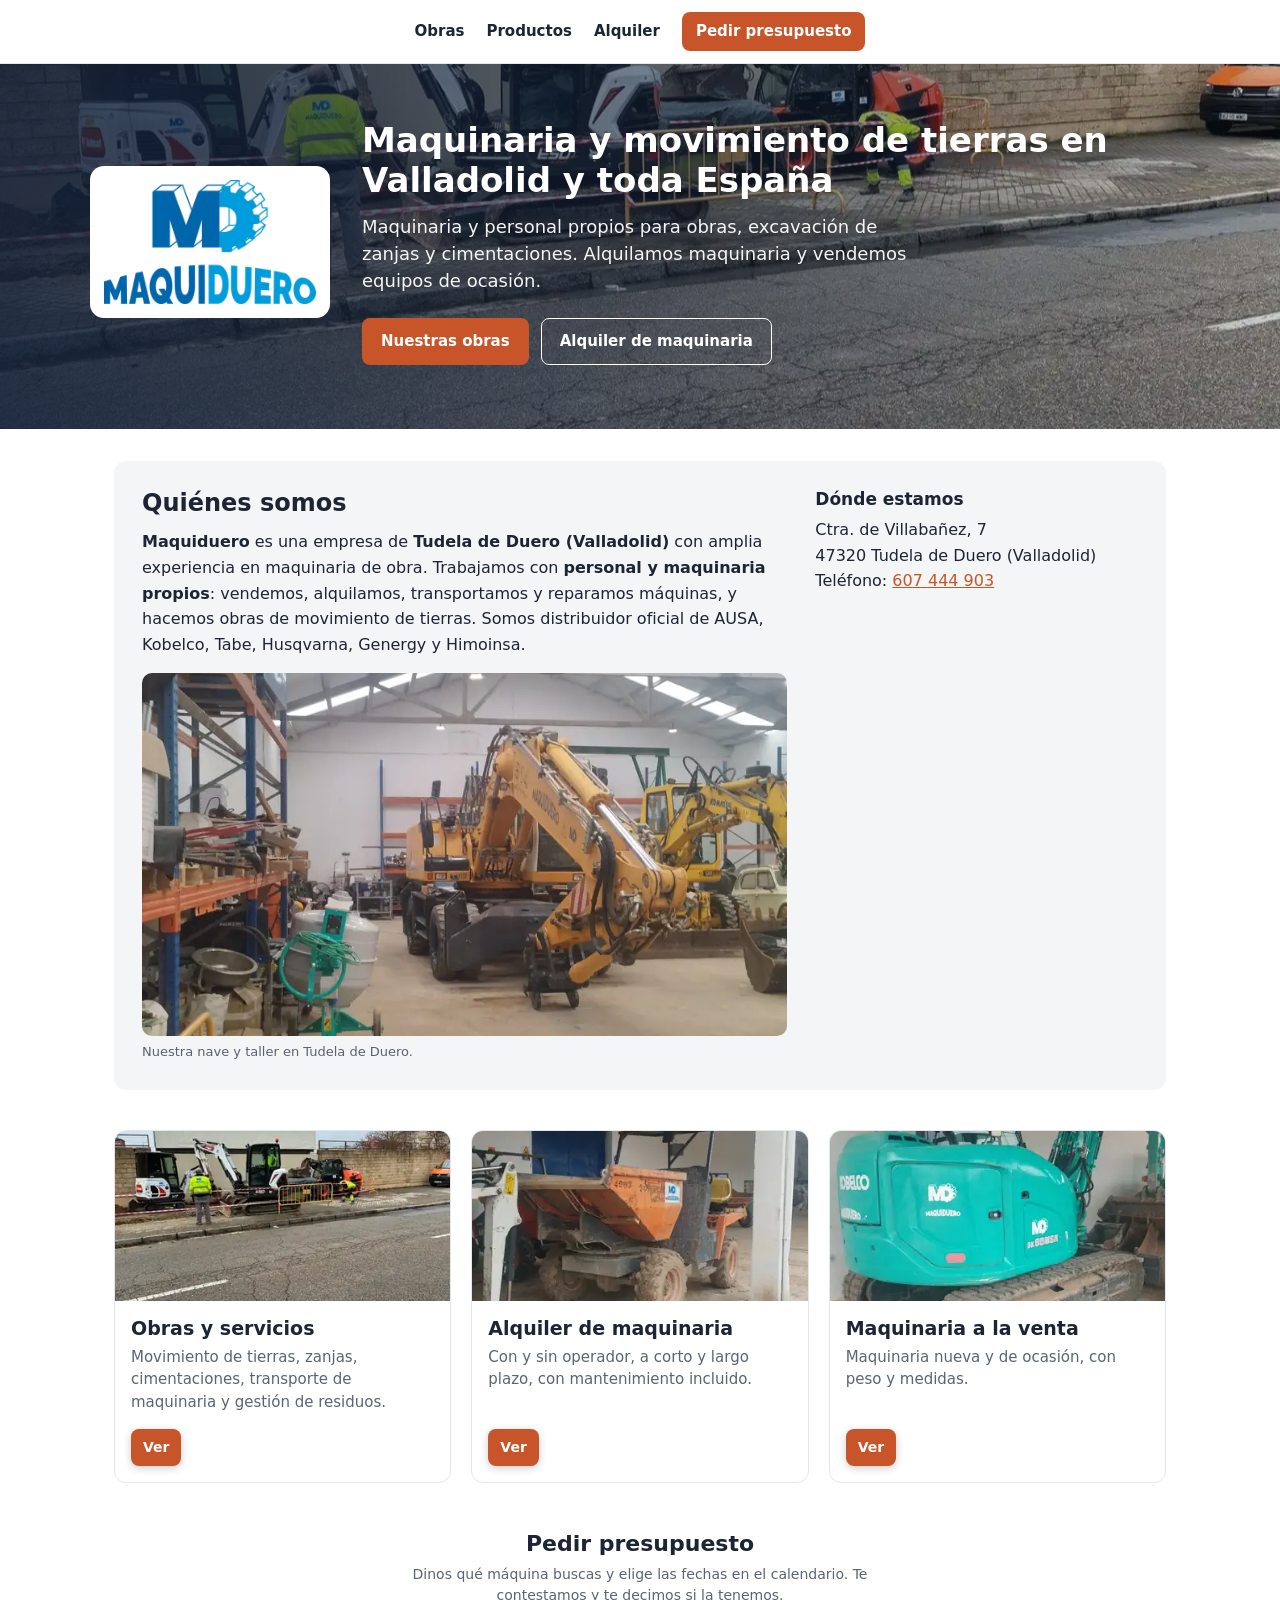
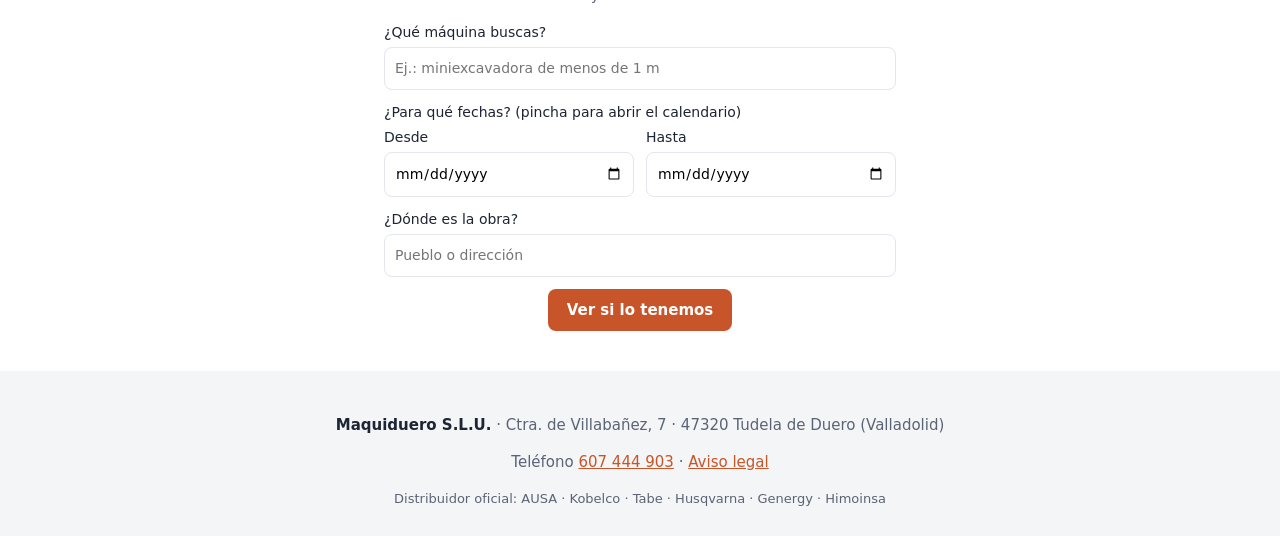
<file: index.html>
<!DOCTYPE html>
<html lang="es">
<head>
<meta charset="UTF-8">
<meta name="viewport" content="width=device-width, initial-scale=1">
<title>Maquiduero | Maquinaria de obra en Tudela de Duero (Valladolid): venta, alquiler y obras</title>
<meta property="og:type" content="website">
<meta property="og:locale" content="es_ES">
<meta property="og:site_name" content="Maquiduero">
<meta property="og:url" content="https://mqduero.es/">
<meta property="og:title" content="Maquiduero | Maquinaria de obra en Tudela de Duero (Valladolid): venta, alquiler y obras">
<meta property="og:description" content="Maquiduero, en Tudela de Duero (Valladolid): venta y alquiler de maquinaria de obra, con o sin conductor, movimiento de tierras y transporte de maquinaria. Trabajamos en Valladolid y en toda España.">
<meta property="og:image" content="https://mqduero.es/img/obras/obra-maquiduero-2026-800.webp">
<link rel="canonical" href="https://mqduero.es/">
<meta name="description" content="Maquiduero, en Tudela de Duero (Valladolid): venta y alquiler de maquinaria de obra, con o sin conductor, movimiento de tierras y transporte de maquinaria. Trabajamos en Valladolid y en toda España.">
<link rel="icon" href="favicon.ico" sizes="any">
<link rel="icon" type="image/png" sizes="32x32" href="img/favicon-32.png">
<link rel="apple-touch-icon" href="img/apple-touch-icon.png">
<link rel="stylesheet" href="css/estilos.css">
<style>
  body { margin: 0; background: #fff; }
  .pres-hero { background: linear-gradient(90deg, rgba(20,34,58,.88) 0%, rgba(20,34,58,.55) 55%, rgba(20,34,58,.2) 100%), url("img/obras/obra-maquiduero-2026-800.webp") center/cover; color: #fff; padding: 56px 24px 64px; }
  @media (min-width: 801px) { .pres-hero { background-image: linear-gradient(90deg, rgba(20,34,58,.88) 0%, rgba(20,34,58,.55) 55%, rgba(20,34,58,.2) 100%), url("img/obras/obra-maquiduero-2026.webp"); } }
  .pres-hero-inner { max-width: 1100px; margin: 0 auto; display: flex; flex-wrap: wrap; gap: 32px; align-items: center; }
  .pres-logo { width: 240px; height: auto; background: #fff; border-radius: 14px; padding: 14px; }
  .pres-texto { flex: 1; min-width: 280px; }
  .pres-texto h1 { font-size: 34px; line-height: 1.2; margin: 0 0 12px; }
  .pres-texto p { font-size: 18px; margin: 0 0 24px; max-width: 560px; opacity: .95; }
  .pres-botones { display: flex; flex-wrap: wrap; gap: 12px; }
  .pres-botones .btn-secundario { background: transparent; color: #fff; border-color: #fff; }
  .pres-tarjetas { max-width: 1100px; margin: 0 auto; padding: 40px 24px; display: grid; grid-template-columns: repeat(auto-fit, minmax(230px, 1fr)); gap: 20px; }
  .pres-tarjeta { display: flex; flex-direction: column; border: 1px solid #e3e6ec; border-radius: 12px; overflow: hidden; text-decoration: none; color: #1d2433; background: #fff; }
  .pres-tarjeta img { width: 100%; height: 170px; object-fit: cover; display: block; background: #eef0f3; }
  .pres-tarjeta .pt-cuerpo { padding: 16px; flex: 1; }
  .pres-tarjeta h2 { font-size: 19px; margin: 0 0 6px; }
  .pres-tarjeta p { margin: 0; color: #5b6475; font-size: 15px; }
  .pres-tarjeta:hover { border-color: #c8552a; }
  .pres-pie { background: #f4f5f7; padding: 28px 24px; text-align: center; color: #5b6475; font-size: 15px; }
  .pres-pie strong { color: #1d2433; }
  .barra-principal { position: sticky; top: 0; z-index: 20; background: #fff; border-bottom: 1px solid #e3e6ec; display: flex; flex-wrap: wrap; align-items: center; justify-content: center; gap: 6px 22px; padding: 12px 16px; }
  .barra-principal a { color: #1d2433; text-decoration: none; font-weight: 600; font-size: 15px; }
  .barra-principal a:hover { color: #c8552a; }
  .barra-principal a.pedir { background: #c8552a; color: #fff; padding: 8px 14px; border-radius: 8px; }
  .barra-principal a.pedir:hover { color: #fff; }
  .pres-tarjeta { position: relative; }
  .pres-tarjeta .pt-boton { position: static; order: 3; align-self: flex-start; margin: 0 16px 16px; background: #c8552a; color: #fff; font-weight: 700; font-size: 14px; padding: 8px 12px; border-radius: 8px; box-shadow: 0 2px 8px rgba(0,0,0,.2); }
  .grupo-desplegable { display: inline-block; }
  .grupo-desplegable summary { list-style: none; cursor: pointer; display: inline-block; font-weight: 700; font-size: 16px; padding: 10px 16px; border: 1px solid #e3e6ec; border-radius: 8px; background: #fff; }
  .grupo-desplegable summary::-webkit-details-marker { display: none; }
  .grupo-desplegable[open] summary { border-color: #c8552a; color: #c8552a; }
  .grupo-desplegable .botones { margin-top: 10px; }
  .pres-presupuesto { max-width: 560px; margin: 0 auto; padding: 8px 24px 40px; }
  .pres-presupuesto h2 { font-size: 22px; margin: 0 0 6px; text-align: center; }
  .pres-presupuesto .nota { text-align: center; color: #5b6475; margin: 0 0 16px; }
  .pres-presupuesto form { display: grid; gap: 12px; }
  .pres-presupuesto label { display: flex; flex-direction: column; gap: 4px; font-size: 14px; color: #1d2433; }
  .pres-presupuesto input, .pres-presupuesto textarea { padding: 10px; border: 1px solid #e3e6ec; border-radius: 8px; font: inherit; }
  .pres-presupuesto .botones { justify-content: center; }
  .pres-presupuesto .fechas { display: grid; grid-template-columns: 1fr 1fr; gap: 12px; border: 0; padding: 0; margin: 0; }
  .pres-presupuesto .fechas legend { font-size: 14px; color: #1d2433; padding: 0; margin-bottom: 4px; }
  .pres-presupuesto input[type="date"] { cursor: pointer; background: #fff; min-height: 44px; }
  .pres-presupuesto input[type="date"]:focus { outline: 2px solid #c8552a; outline-offset: 1px; }
  @media (max-width: 420px) { .pres-presupuesto .fechas { grid-template-columns: 1fr; } }
  @media (max-width: 600px) {
    .pres-hero { padding: 28px 16px 36px; }
    .pres-hero-inner { gap: 18px; flex-direction: column; align-items: flex-start; }
    .pres-logo { width: 170px; padding: 10px; }
    .pres-texto { min-width: 0; width: 100%; }
    .pres-texto h1 { font-size: 26px; }
    .pres-texto p { font-size: 16px; margin-bottom: 18px; }
    .pres-botones .btn { font-size: 14px; padding: 9px 12px; }
    .barra-principal { gap: 6px 14px; padding: 10px 12px; }
    .barra-principal a { font-size: 14px; }
    .pres-tarjetas { padding: 24px 16px; }
    .pres-presupuesto { padding: 8px 16px 32px; }
  }
  .pres-quienes { max-width: 1100px; margin: 0 auto; padding: 32px 24px 0; }
  .pres-quienes .caja-q { background: #f4f5f7; border-radius: 12px; padding: 28px; display: grid; grid-template-columns: 2fr 1fr; gap: 28px; align-items: start; }
  .pres-quienes h2 { margin: 0 0 12px; }
  .pres-quienes p { margin: 0 0 12px; line-height: 1.6; }
  .pres-quienes ul { margin: 0; padding-left: 20px; line-height: 1.8; }
  .pres-quienes h3 { margin: 0 0 8px; font-size: 17px; }
  .pres-quienes .nave-q { margin: 16px 0 0; }
  .pres-quienes .nave-q img { width: 100%; height: auto; aspect-ratio: 16/9; object-fit: cover; border-radius: 10px; display: block; }
  .pres-quienes .nave-q figcaption { font-size: 13px; color: #5b6170; margin-top: 6px; }
  @media (max-width: 760px) { .pres-quienes .caja-q { grid-template-columns: 1fr; padding: 20px; } .pres-quienes { padding: 24px 16px 0; } }
</style>
<script type="application/ld+json">
{
  "@context": "https://schema.org",
  "@type": "LocalBusiness",
  "name": "Maquiduero S.L.U.",
  "url": "https://mqduero.es/",
  "telephone": "+34607444903",
  "image": "https://mqduero.es/img/logo-maquiduero-480.webp",
  "address": {
    "@type": "PostalAddress",
    "streetAddress": "Ctra. de Villabañez, 7",
    "postalCode": "47320",
    "addressLocality": "Tudela de Duero",
    "addressRegion": "Valladolid",
    "addressCountry": "ES"
  },
  "areaServed": [
    "Valladolid",
    "España"
  ],
  "brand": [
    {
      "@type": "Brand",
      "name": "AUSA"
    },
    {
      "@type": "Brand",
      "name": "Kobelco"
    },
    {
      "@type": "Brand",
      "name": "Tabe"
    },
    {
      "@type": "Brand",
      "name": "Husqvarna"
    },
    {
      "@type": "Brand",
      "name": "Genergy"
    },
    {
      "@type": "Brand",
      "name": "Himoinsa"
    }
  ],
  "makesOffer": [
    {
      "@type": "Offer",
      "itemOffered": {
        "@type": "Service",
        "name": "Venta de maquinaria de obra"
      }
    },
    {
      "@type": "Offer",
      "itemOffered": {
        "@type": "Service",
        "name": "Alquiler de maquinaria de obra"
      }
    },
    {
      "@type": "Offer",
      "itemOffered": {
        "@type": "Service",
        "name": "Movimiento de tierras"
      }
    },
    {
      "@type": "Offer",
      "itemOffered": {
        "@type": "Service",
        "name": "Transporte de maquinaria"
      }
    }
  ]
}
</script>
</head>
<body>
<nav class="barra-principal" aria-label="Menú principal">
  <a href="obras.html">Obras</a>
  <a href="productos.html">Productos</a>
  <a href="alquiler.html">Alquiler</a>
  <a class="pedir" href="#presupuesto">Pedir presupuesto</a>
</nav>

<section class="pres-hero">
  <div class="pres-hero-inner">
    <img class="pres-logo" src="img/logo-maquiduero-480.webp" fetchpriority="high" alt="Maquiduero" width="600" height="352">
    <div class="pres-texto">
      <h1>Maquinaria y movimiento de tierras en Valladolid y toda España</h1>
      <p>Maquinaria y personal propios para obras, excavación de zanjas y cimentaciones. Alquilamos maquinaria y vendemos equipos de ocasión.</p>
      <div class="pres-botones">
        <a class="btn btn-primario" href="obras.html">Nuestras obras</a>
        <a class="btn btn-secundario" href="alquiler.html">Alquiler de maquinaria</a>
      </div>
    </div>
  </div>
</section>

<section class="pres-quienes" id="quienes-somos">
  <div class="caja-q">
    <div>
      <h2>Quiénes somos</h2>
      <p><strong>Maquiduero</strong> es una empresa de <strong>Tudela de Duero (Valladolid)</strong> con amplia experiencia en maquinaria de obra. Trabajamos con <strong>personal y maquinaria propios</strong>: vendemos, alquilamos, transportamos y reparamos máquinas, y hacemos obras de movimiento de tierras. Somos distribuidor oficial de AUSA, Kobelco, Tabe, Husqvarna, Genergy y Himoinsa.</p>
      <figure class="nave-q"><img src="img/obras/nave-taller.webp" srcset="img/obras/nave-taller-400.webp 400w, img/obras/nave-taller-800.webp 800w" sizes="(max-width: 760px) 92vw, 640px" decoding="async" alt="Nave y taller de Maquiduero en Tudela de Duero" width="1200" height="1200" loading="lazy"><figcaption>Nuestra nave y taller en Tudela de Duero.</figcaption></figure>
    </div>
    <div>
      <h3>Dónde estamos</h3>
      <p>Ctra. de Villabañez, 7<br>47320 Tudela de Duero (Valladolid)<br>Teléfono: <a href="tel:+34607444903">607 444 903</a></p>
    </div>
  </div>
</section>

<section class="pres-tarjetas">
  <a class="pres-tarjeta" href="obras.html">
    <img src="img/obras/obra-maquiduero-2026.webp" srcset="img/obras/obra-maquiduero-2026-400.webp 400w, img/obras/obra-maquiduero-2026-800.webp 800w" sizes="(max-width: 760px) 92vw, 360px" decoding="async" alt="Obra de Maquiduero con excavadoras" loading="lazy">
    <span class="pt-boton">Ver</span>
    <div class="pt-cuerpo"><h2>Obras y servicios</h2><p>Movimiento de tierras, zanjas, cimentaciones, transporte de maquinaria y gestión de residuos.</p></div>
  </a>
  <a class="pres-tarjeta" href="alquiler.html">
    <img src="img/maquinas/ausa-dumper-alquiler.webp" srcset="img/maquinas/ausa-dumper-alquiler-400.webp 400w, img/maquinas/ausa-dumper-alquiler-800.webp 800w" sizes="(max-width: 760px) 92vw, 360px" decoding="async" alt="Dumper AUSA de alquiler en la nave de Maquiduero" loading="lazy">
    <span class="pt-boton">Ver</span>
    <div class="pt-cuerpo"><h2>Alquiler de maquinaria</h2><p>Con y sin operador, a corto y largo plazo, con mantenimiento incluido.</p></div>
  </a>
  <a class="pres-tarjeta" href="productos.html">
    <img src="img/maquinas/kobelco-sk85msr.webp" srcset="img/maquinas/kobelco-sk85msr-400.webp 400w, img/maquinas/kobelco-sk85msr-800.webp 800w" sizes="(max-width: 760px) 92vw, 360px" decoding="async" alt="Excavadora Kobelco SK85MSR a la venta" loading="lazy">
    <span class="pt-boton">Ver</span>
    <div class="pt-cuerpo"><h2>Maquinaria a la venta</h2><p>Maquinaria nueva y de ocasión, con peso y medidas.</p></div>
  </a>
</section>





<section class="pres-presupuesto" id="presupuesto">
  <h2>Pedir presupuesto</h2>
  <p class="nota">Dinos qué máquina buscas y elige las fechas en el calendario. Te contestamos y te decimos si la tenemos.</p>
  <form id="form-presupuesto-inicio">
    <label>¿Qué máquina buscas?<input name="maquina" placeholder="Ej.: miniexcavadora de menos de 1 m" required></label>
    <fieldset class="fechas">
      <legend>¿Para qué fechas? (pincha para abrir el calendario)</legend>
      <label>Desde<input type="date" name="desde" id="fecha-desde" required></label>
      <label>Hasta<input type="date" name="hasta" id="fecha-hasta" required></label>
    </fieldset>
    <label>¿Dónde es la obra?<input name="lugar" placeholder="Pueblo o dirección" required></label>
    <div class="botones"><button class="btn btn-primario" type="submit">Ver si lo tenemos</button></div>
  </form>
</section>
<script>
  (function () {
    var desde = document.getElementById("fecha-desde");
    var hasta = document.getElementById("fecha-hasta");
    function iso(f) { return f.getFullYear() + "-" + String(f.getMonth() + 1).padStart(2, "0") + "-" + String(f.getDate()).padStart(2, "0"); }
    function bonita(v) { var p = v.split("-"); return p[2] + "/" + p[1] + "/" + p[0]; }
    desde.min = iso(new Date());
    hasta.min = desde.min;
    // Pinchar en cualquier parte del campo abre el calendario (no solo en el icono).
    [desde, hasta].forEach(function (c) {
      c.addEventListener("click", function () { if (c.showPicker) { try { c.showPicker(); } catch (e) {} } });
    });
    desde.addEventListener("change", function () {
      hasta.min = desde.value || desde.min;
      if (hasta.value && hasta.value < desde.value) hasta.value = "";
      if (desde.value && !hasta.value && hasta.showPicker) { try { hasta.focus(); hasta.showPicker(); } catch (e) {} }
    });
    document.getElementById("form-presupuesto-inicio").addEventListener("submit", function (e) {
      e.preventDefault();
      var d = new FormData(e.target);
      var texto = [
        "Consulta de disponibilidad",
        "Máquina: " + d.get("maquina"),
        "Fechas: del " + bonita(d.get("desde")) + " al " + bonita(d.get("hasta")),
        "Lugar de la obra: " + d.get("lugar")
      ].join(String.fromCharCode(10));
      window.location.href = "mailto:robgarsanz@gmail.com?subject=" + encodeURIComponent("Consulta de disponibilidad") + "&body=" + encodeURIComponent(texto);
    });
  })();
</script>
<footer class="pres-pie">
  <p><strong>Maquiduero S.L.U.</strong> · Ctra. de Villabañez, 7 · 47320 Tudela de Duero (Valladolid)</p>
  <p>Teléfono <a href="tel:+34607444903">607 444 903</a> · <a href="legal.html">Aviso legal</a></p>
  <p class="marcas-pie" style="font-size:13px;color:#5b6475;margin:10px 0 0">Distribuidor oficial: AUSA · Kobelco · Tabe · Husqvarna · Genergy · Himoinsa</p>
</footer>

</body>
</html>
</file>
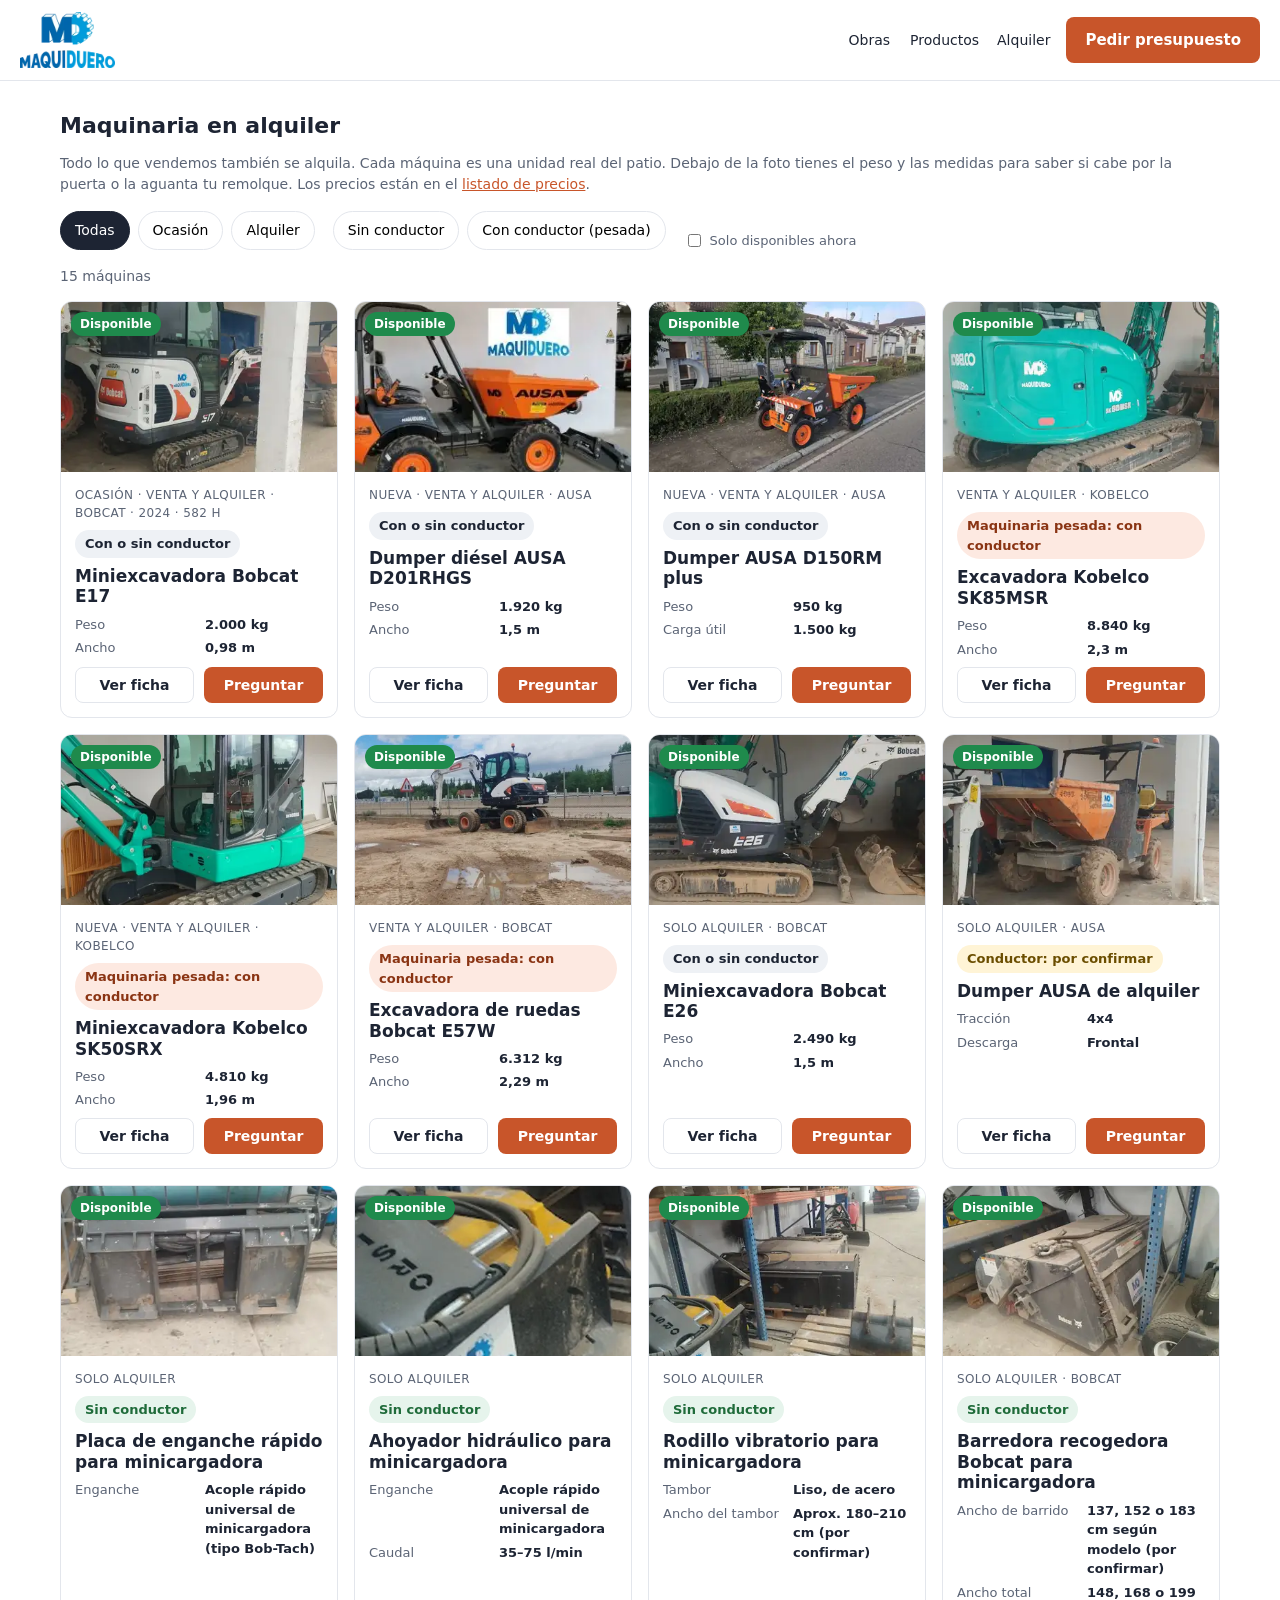
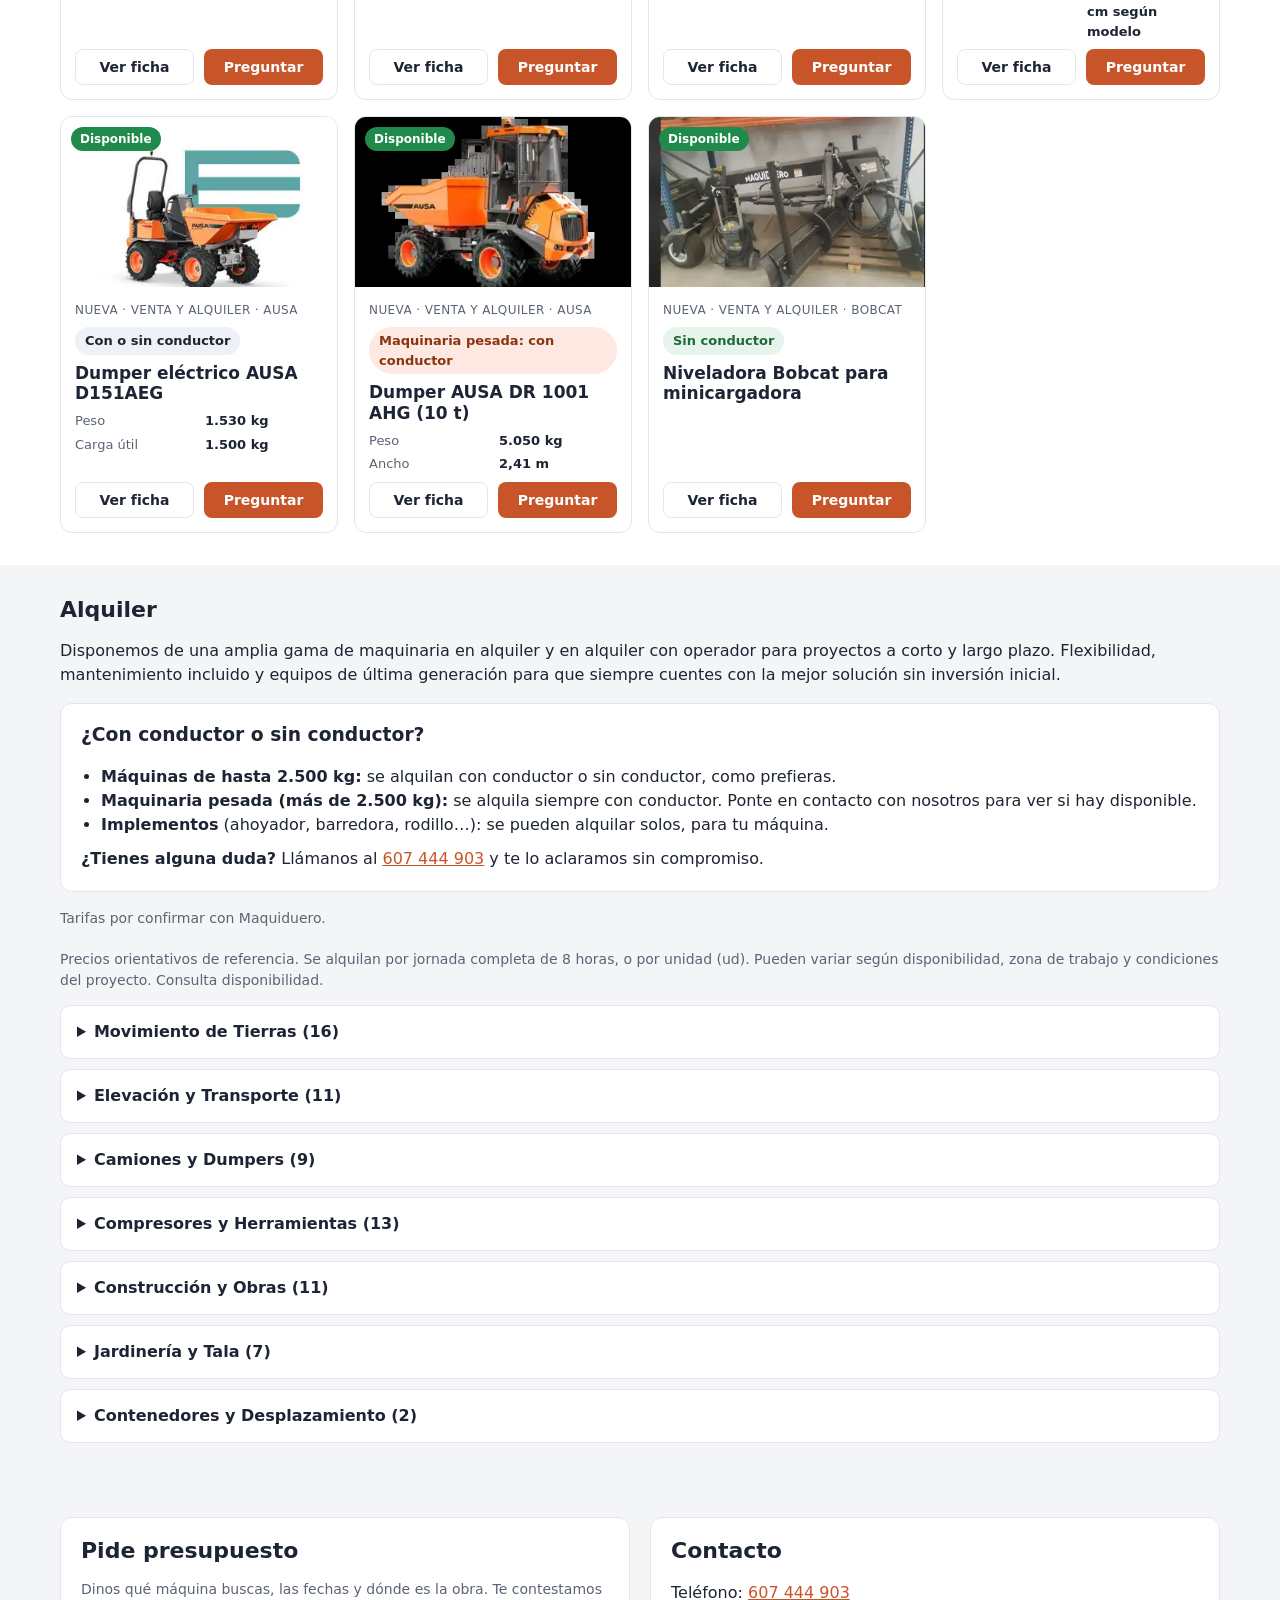
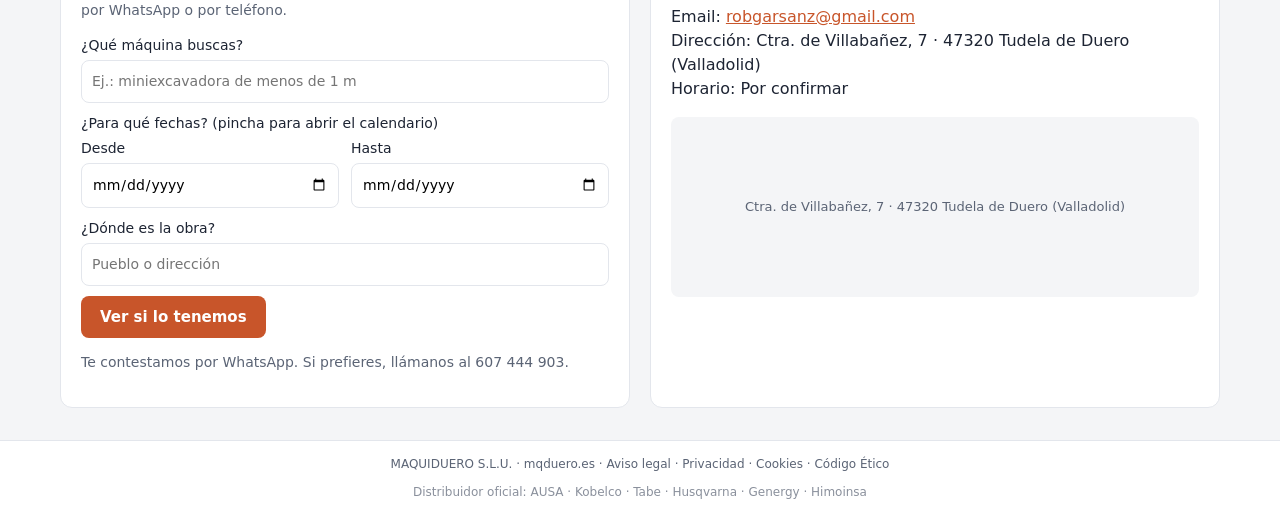
<file: alquiler.html>
<!DOCTYPE html>
<html lang="es">
<head>
  <link rel="icon" href="favicon.ico" sizes="any">
  <link rel="icon" type="image/png" sizes="32x32" href="img/favicon-32.png">
  <link rel="apple-touch-icon" href="img/apple-touch-icon.png">
<meta charset="utf-8">
<meta name="viewport" content="width=device-width, initial-scale=1">
<title>Alquiler de maquinaria en Valladolid | Maquiduero</title>
<meta property="og:type" content="website">
<meta property="og:locale" content="es_ES">
<meta property="og:site_name" content="Maquiduero">
<meta property="og:url" content="https://mqduero.es/alquiler.html">
<meta property="og:title" content="Alquiler de maquinaria en Valladolid | Maquiduero">
<meta property="og:description" content="Alquiler de maquinaria de obra en Valladolid, con o sin conductor, por día, semana o mes. Tarifas orientativas y disponibilidad. Maquiduero, Tudela de Duero.">
<meta property="og:image" content="https://mqduero.es/img/obras/obra-maquiduero-2026-800.webp">
<link rel="canonical" href="https://mqduero.es/alquiler.html">
<meta name="description" content="Alquiler de maquinaria de obra en Valladolid, con o sin conductor, por día, semana o mes. Tarifas orientativas y disponibilidad. Maquiduero, Tudela de Duero.">
<link rel="stylesheet" href="css/estilos.css?v=20261120-1130">
<style>.hero,#obras,#marcas,#taller,#noticias{display:none !important}</style>
<style>
  .tarifas { margin-top: 20px; }
  .tarifas-cat { border: 1px solid #e3e6ec; border-radius: 10px; background: #fff; margin-bottom: 10px; overflow: hidden; }
  .tarifas-cat summary { padding: 14px 16px; font-weight: 700; cursor: pointer; }
  .tarifas-cat table { width: 100%; border-collapse: collapse; font-size: 14px; }
  .tarifas-cat th, .tarifas-cat td { text-align: left; padding: 9px 14px; border-top: 1px solid #e3e6ec; }
  .tarifas-cat th { color: #5b6475; font-weight: 600; }
  .tarifas-cat .precio { text-align: right; font-weight: 700; white-space: nowrap; }
</style>
<style>
  .tarifas { margin-top: 20px; }
  .tarifas-cat { border: 1px solid #e3e6ec; border-radius: 10px; background: #fff; margin-bottom: 10px; overflow: hidden; }
  .tarifas-cat summary { padding: 14px 16px; font-weight: 700; cursor: pointer; }
  .tarifas-cat table { width: 100%; border-collapse: collapse; font-size: 14px; }
  .tarifas-cat th, .tarifas-cat td { text-align: left; padding: 9px 14px; border-top: 1px solid #e3e6ec; }
  .tarifas-cat th { color: #5b6475; font-weight: 600; }
  .tarifas-cat .precio { text-align: right; font-weight: 700; white-space: nowrap; }
</style>
</head>
<body>


<header class="cabecera">
  <a class="logo" href="index.html"><img src="img/logo-maquiduero-240.webp" alt="Maquiduero" width="95" height="56" style="display:block"></a>
  <button class="boton-menu" type="button" aria-expanded="false" aria-controls="menu">Menú</button>
  <nav class="menu" id="menu" aria-label="Menú principal">
    <a href="obras.html">Obras</a>
    <div class="menu-grupo">
      <a href="productos.html">Productos</a>
      <div class="submenu">
        <a href="productos.html#cargadoras">Cargadoras</a>
        <a href="productos.html#compactacion-ligera">Compactación ligera</a>
        <a href="productos.html#excavadoras">Excavadoras</a>
        <a href="productos.html#generadores">Generadores</a>
        <a href="productos.html#implementos">Implementos</a>
        <a href="productos.html#telescopicas">Telescópicas</a>
      </div>
    </div>
      <a href="alquiler.html">Alquiler</a>
  </nav>
  <a class="btn btn-primario btn-cabecera" href="#presupuesto">Pedir presupuesto</a>
</header>

<main id="inicio">

<section class="hero">
  <h1>Alquiler de maquinaria en Valladolid</h1>
  <p>Vendemos, alquilamos y reparamos maquinaria. Mira el peso y las medidas de cada máquina antes de llamar y pide presupuesto en un minuto.</p>
  <div class="botones">
    <a class="btn btn-primario" href="productos.html">Ver máquinas</a>
    <a class="btn btn-secundario" data-whatsapp href="#contacto">Escribir por WhatsApp</a>
  </div>
</section>



<section id="catalogo" class="seccion">
  <span id="productos" class="ancla"></span><span id="ocasion" class="ancla"></span><span id="alquiler" class="ancla"></span>
  <h2>Maquinaria en alquiler</h2>
  <p class="nota">Todo lo que vendemos también se alquila. Cada máquina es una unidad real del patio. Debajo de la foto tienes el peso y las medidas para saber si cabe por la puerta o la aguanta tu remolque. Los precios están en el <a href="alquiler.html#tarifas-alquiler">listado de precios</a>.</p>

  <form class="filtros" id="filtros" onsubmit="return false">
    <div class="chips" role="group" aria-label="Tipo">
      <button type="button" class="chip activo" data-tipo="todas">Todas</button>
      <button type="button" class="chip" data-tipo="ocasion">Ocasión</button>
      <button type="button" class="chip" data-tipo="alquiler">Alquiler</button>
    </div>
    <div class="chips" role="group" aria-label="Conductor">
      <button type="button" class="chip" data-cond="sin">Sin conductor</button>
      <button type="button" class="chip" data-cond="con">Con conductor (pesada)</button>
    </div>
    <label class="check"><input type="checkbox" id="f-disponible"> Solo disponibles ahora</label>
  </form>

  <p class="nota" id="resultado"></p>
  <div class="rejilla" id="rejilla"></div>
</section>

<section id="tarifas-alquiler" class="seccion fondo-suave">
  <h2>Alquiler</h2>
  <p>Disponemos de una amplia gama de maquinaria en alquiler y en alquiler con operador para proyectos a corto y largo plazo. Flexibilidad, mantenimiento incluido y equipos de última generación para que siempre cuentes con la mejor solución sin inversión inicial.</p>
  <div class="caja" style="margin:16px 0">
    <h3 style="margin-top:0">¿Con conductor o sin conductor?</h3>
    <ul style="margin:0;padding-left:20px">
      <li><strong>Máquinas de hasta 2.500 kg:</strong> se alquilan con conductor o sin conductor, como prefieras.</li>
      <li><strong>Maquinaria pesada (más de 2.500 kg):</strong> se alquila siempre con conductor. Ponte en contacto con nosotros para ver si hay disponible.</li>
      <li><strong>Implementos</strong> (ahoyador, barredora, rodillo…): se pueden alquilar solos, para tu máquina.</li>
    </ul>
    <p style="margin:10px 0 0"><strong>¿Tienes alguna duda?</strong> Llámanos al <a data-tel href="#"></a> y te lo aclaramos sin compromiso.</p>
  </div>
  
  <p class="nota">Tarifas por confirmar con Maquiduero.</p>

  <div class="tarifas">
  <p class="nota">Precios orientativos de referencia. Se alquilan por jornada completa de 8 horas, o por unidad (ud). Pueden variar según disponibilidad, zona de trabajo y condiciones del proyecto. Consulta disponibilidad.</p>
  <details class="tarifas-cat">
    <summary>Movimiento de Tierras <span>(16)</span></summary>
    <table>
      <thead><tr><th>Código</th><th>Descripción</th><th>Ud.</th><th>Precio</th></tr></thead>
      <tbody>
        <tr><td>M05DN010</td><td>Dozer neumáticos 170 CV</td><td>Jornada (8 h)</td><td class="precio">543,12 €</td></tr>
        <tr><td>M05DC030</td><td>Dozer cadenas D-8 335 CV</td><td>Jornada (8 h)</td><td class="precio">919,76 €</td></tr>
        <tr><td>M05DN030</td><td>Dozer neumáticos 450 CV</td><td>Jornada (8 h)</td><td class="precio">1.188,24 €</td></tr>
        <tr><td>M05EC010</td><td>Excav. hidr. cadenas 90 CV</td><td>Jornada (8 h)</td><td class="precio">408,96 €</td></tr>
        <tr><td>M05PC020</td><td>Pala cargadora orugas 130 CV / 1,8 m³</td><td>Jornada (8 h)</td><td class="precio">401,20 €</td></tr>
        <tr><td>M05PC030</td><td>Pala cargadora orugas 150 CV / 2,2 m³</td><td>Jornada (8 h)</td><td class="precio">469,12 €</td></tr>
        <tr><td>M05PN110</td><td>Minicargadora neumáticos 40 CV</td><td>Jornada (8 h)</td><td class="precio">88,56 €</td></tr>
        <tr><td>M05PN130</td><td>Minicargadora neumáticos 80 CV</td><td>Jornada (8 h)</td><td class="precio">284,00 €</td></tr>
        <tr><td>M05RN010</td><td>Retrocargadora neumática 50 CV</td><td>Jornada (8 h)</td><td class="precio">231,52 €</td></tr>
        <tr><td>M05RN020</td><td>Retrocargadora neumática 75 CV</td><td>Jornada (8 h)</td><td class="precio">308,56 €</td></tr>
        <tr><td>M05RN040</td><td>Retro-Pala con martillo rompedor</td><td>Jornada (8 h)</td><td class="precio">384,80 €</td></tr>
        <tr><td>M05RN060</td><td>Mini retroexcavadora</td><td>Jornada (8 h)</td><td class="precio">255,20 €</td></tr>
        <tr><td>M05RN070</td><td>Mini-Retro-pala (31/70 CV) 0,6-0,16 m³</td><td>Jornada (8 h)</td><td class="precio">323,12 €</td></tr>
        <tr><td>M05ZC010</td><td>Zanjadora de cadenas 80 CV</td><td>Jornada (8 h)</td><td class="precio">453,04 €</td></tr>
        <tr><td>M05TH020</td><td>Mototrailla hidráulica arrastre 14 m³</td><td>Jornada (8 h)</td><td class="precio">864,16 €</td></tr>
        <tr><td>M16A400</td><td>Minirretrocargo (31/70 CV) 0,6-0,16 m³</td><td>Jornada (8 h)</td><td class="precio">347,76 €</td></tr>
      </tbody>
    </table>
  </details>
  <details class="tarifas-cat">
    <summary>Elevación y Transporte <span>(11)</span></summary>
    <table>
      <thead><tr><th>Código</th><th>Descripción</th><th>Ud.</th><th>Precio</th></tr></thead>
      <tbody>
        <tr><td>M02CA010</td><td>Carretilla elevadora diesel ST 1 t.</td><td>Jornada (8 h)</td><td class="precio">45,68 €</td></tr>
        <tr><td>M02CD020</td><td>Carretilla elevadora diesel DT 2,5 t. H=5,5 m</td><td>Jornada (8 h)</td><td class="precio">90,72 €</td></tr>
        <tr><td>M02CD050</td><td>Carretilla elevadora diesel DT 5 t.</td><td>Jornada (8 h)</td><td class="precio">225,92 €</td></tr>
        <tr><td>M02EE020</td><td>Elevador eléctrico trifásico 300 kg.</td><td>Jornada (8 h)</td><td class="precio">13,76 €</td></tr>
        <tr><td>M02EE060</td><td>Elevador gasolina 300 kg.</td><td>Jornada (8 h)</td><td class="precio">21,44 €</td></tr>
        <tr><td>M02GM010</td><td>Manipulador telescópico 6-8 m.</td><td>Jornada (8 h)</td><td class="precio">133,84 €</td></tr>
        <tr><td>M02GM020</td><td>Manipulador telescópico 9-12 m.</td><td>Jornada (8 h)</td><td class="precio">160,56 €</td></tr>
        <tr><td>M02GM030</td><td>Manipulador telescópico 13-15 m.</td><td>Jornada (8 h)</td><td class="precio">269,76 €</td></tr>
        <tr><td>M02PL020</td><td>Plataforma elevadora telescópica 20 m.</td><td>Jornada (8 h)</td><td class="precio">312,08 €</td></tr>
        <tr><td>M07TC010</td><td>Carretilla transportadora 1.000 kg.</td><td>Jornada (8 h)</td><td class="precio">38,56 €</td></tr>
        <tr><td>M07TC040</td><td>Carretilla transportadora 2.500 kg.</td><td>Jornada (8 h)</td><td class="precio">98,00 €</td></tr>
      </tbody>
    </table>
  </details>
  <details class="tarifas-cat">
    <summary>Camiones y Dumpers <span>(9)</span></summary>
    <table>
      <thead><tr><th>Código</th><th>Descripción</th><th>Ud.</th><th>Precio</th></tr></thead>
      <tbody>
        <tr><td>M07AA010</td><td>Dumper autocargable 1.500 kg.</td><td>Jornada (8 h)</td><td class="precio">53,04 €</td></tr>
        <tr><td>M07AA020</td><td>Dumper autocargable 2.000 kg.</td><td>Jornada (8 h)</td><td class="precio">39,68 €</td></tr>
        <tr><td>M07AC010</td><td>Dumper convencional 1.500 kg.</td><td>Jornada (8 h)</td><td class="precio">24,56 €</td></tr>
        <tr><td>M07AC020</td><td>Dumper convencional 2.000 kg.</td><td>Jornada (8 h)</td><td class="precio">49,04 €</td></tr>
        <tr><td>M07CB005</td><td>Camión basculante de 8 t.</td><td>Jornada (8 h)</td><td class="precio">308,56 €</td></tr>
        <tr><td>M07CB015</td><td>Camión basculante de 12 t.</td><td>Jornada (8 h)</td><td class="precio">254,64 €</td></tr>
        <tr><td>M07CB016</td><td>Camión basculante 20 m³ 131/160 CV</td><td>Jornada (8 h)</td><td class="precio">332,00 €</td></tr>
        <tr><td>M07CB017</td><td>Camión basculante 20 m³ 241/310 CV</td><td>Jornada (8 h)</td><td class="precio">396,16 €</td></tr>
        <tr><td>M07CG010</td><td>Camión con grúa 6 t.</td><td>Jornada (8 h)</td><td class="precio">407,52 €</td></tr>
      </tbody>
    </table>
  </details>
  <details class="tarifas-cat">
    <summary>Compresores y Herramientas <span>(13)</span></summary>
    <table>
      <thead><tr><th>Código</th><th>Descripción</th><th>Ud.</th><th>Precio</th></tr></thead>
      <tbody>
        <tr><td>M06B010</td><td>Barrenadora a rotación con agua</td><td>Jornada (8 h)</td><td class="precio">219,84 €</td></tr>
        <tr><td>M06CB010</td><td>Compresor estacionario eléctrico baja presión 6 m³/min.</td><td>Jornada (8 h)</td><td class="precio">31,28 €</td></tr>
        <tr><td>M06CB070</td><td>Compresor estacionario eléctrico baja presión 52 m³/min.</td><td>Jornada (8 h)</td><td class="precio">249,76 €</td></tr>
        <tr><td>M06CE090</td><td>Compresor estacionario eléctrico media presión 50 m³/min.</td><td>Jornada (8 h)</td><td class="precio">535,20 €</td></tr>
        <tr><td>M06CH010</td><td>Compresor portátil eléctrico 2 m³/min.</td><td>Jornada (8 h)</td><td class="precio">43,36 €</td></tr>
        <tr><td>M06CM050</td><td>Compresor portátil diesel media presión 17 m³/min.</td><td>Jornada (8 h)</td><td class="precio">166,80 €</td></tr>
        <tr><td>M06MR020</td><td>Martillo manual rompedor eléctrico hasta 12 kg.</td><td>Jornada (8 h)</td><td class="precio">16,80 €</td></tr>
        <tr><td>M06MR114</td><td>Martillo manual rompedor neumático hasta 9 kg.</td><td>Jornada (8 h)</td><td class="precio">14,00 €</td></tr>
        <tr><td>M06RE010</td><td>Rozadora eléctrica 132 kW / 30 t.</td><td>Jornada (8 h)</td><td class="precio">2.417,60 €</td></tr>
        <tr><td>M06RE020</td><td>Rozadora eléctrica 200 kW / 56 t.</td><td>Jornada (8 h)</td><td class="precio">3.961,44 €</td></tr>
        <tr><td>M11W010</td><td>Equipo chorro aire presión</td><td>Jornada (8 h)</td><td class="precio">30,24 €</td></tr>
        <tr><td>M11W040</td><td>Equipo chorro arena presión</td><td>Jornada (8 h)</td><td class="precio">30,24 €</td></tr>
        <tr><td>M16A390</td><td>Martillo hidráulico de 1.001 a 1.500 Kg. Completo</td><td>Jornada (8 h)</td><td class="precio">53,20 €</td></tr>
      </tbody>
    </table>
  </details>
  <details class="tarifas-cat">
    <summary>Construcción y Obras <span>(11)</span></summary>
    <table>
      <thead><tr><th>Código</th><th>Descripción</th><th>Ud.</th><th>Precio</th></tr></thead>
      <tbody>
        <tr><td>M01MP020</td><td>Proyector de mortero 6 m³/h.</td><td>Jornada (8 h)</td><td class="precio">128,96 €</td></tr>
        <tr><td>M01MP030</td><td>Proyector de mortero 9 m³/h.</td><td>Jornada (8 h)</td><td class="precio">159,84 €</td></tr>
        <tr><td>M03HH070</td><td>Hormigonera 200 l. eléctrica</td><td>Jornada (8 h)</td><td class="precio">19,28 €</td></tr>
        <tr><td>M04PS240</td><td>Equipo mecánico pilotes entubados</td><td>Jornada (8 h)</td><td class="precio">993,76 €</td></tr>
        <tr><td>M04TP210</td><td>Cuchara mástil g. Kelly 1500x3500 mm</td><td>Jornada (8 h)</td><td class="precio">1.419,68 €</td></tr>
        <tr><td>M08RB090</td><td>Bandeja vibrante manual</td><td>Jornada (8 h)</td><td class="precio">36,16 €</td></tr>
        <tr><td>M13F031</td><td>Fresadora pavimento en frío A=1000</td><td>Jornada (8 h)</td><td class="precio">1.555,60 €</td></tr>
        <tr><td>M13F032</td><td>Fresadora pavimento en frío A=2000</td><td>Jornada (8 h)</td><td class="precio">2.516,56 €</td></tr>
        <tr><td>M13F033</td><td>Fresadora pavimento en frío A=3000</td><td>Jornada (8 h)</td><td class="precio">2.580,64 €</td></tr>
        <tr><td>M13S010</td><td>Ahoyadora para postes de señales</td><td>Jornada (8 h)</td><td class="precio">275,44 €</td></tr>
        <tr><td>M16A760</td><td>Vibrador hormigón o regla vibrante</td><td>Jornada (8 h)</td><td class="precio">177,36 €</td></tr>
      </tbody>
    </table>
  </details>
  <details class="tarifas-cat">
    <summary>Jardinería y Tala <span>(7)</span></summary>
    <table>
      <thead><tr><th>Código</th><th>Descripción</th><th>Ud.</th><th>Precio</th></tr></thead>
      <tbody>
        <tr><td>M09AB010</td><td>Biotriturador</td><td>Jornada (8 h)</td><td class="precio">917,52 €</td></tr>
        <tr><td>M09AB020</td><td>Astilladora</td><td>Jornada (8 h)</td><td class="precio">33,12 €</td></tr>
        <tr><td>M09AC020</td><td>Cortacésped a gasolina tracción</td><td>Jornada (8 h)</td><td class="precio">41,76 €</td></tr>
        <tr><td>M09AD010</td><td>Desbrozadora 2 tiempos</td><td>Jornada (8 h)</td><td class="precio">61,76 €</td></tr>
        <tr><td>M09AM020</td><td>Motosierra de poda a gasolina</td><td>Jornada (8 h)</td><td class="precio">34,88 €</td></tr>
        <tr><td>M09AR010</td><td>Cortasetos eléctrico</td><td>Jornada (8 h)</td><td class="precio">18,56 €</td></tr>
        <tr><td>M09AR020</td><td>Cortasetos a gasolina</td><td>Jornada (8 h)</td><td class="precio">34,88 €</td></tr>
      </tbody>
    </table>
  </details>
  <details class="tarifas-cat">
    <summary>Contenedores y Desplazamiento <span>(2)</span></summary>
    <table>
      <thead><tr><th>Código</th><th>Descripción</th><th>Ud.</th><th>Precio</th></tr></thead>
      <tbody>
        <tr><td>M12O013</td><td>Contenedor para escombros 8 m³</td><td>ud</td><td class="precio">215,00 €</td></tr>
        <tr><td>M18010</td><td>Desplazamiento ida y vuelta al lugar de ejecución</td><td>ud</td><td class="precio">45,00 €</td></tr>
      </tbody>
    </table>
  </details>
</div>
</section>

<section id="obras" class="seccion">
  <h2>Obras</h2>
  <p>Trabajos reales hechos con nuestras máquinas: qué obra era, qué máquina se usó y cómo quedó.</p>
  <div class="rejilla">
    <article class="tarjeta"><div class="foto"><video src="video/trabajos-excavaciones.mp4#t=0.5" controls muted playsinline preload="metadata" style="width:100%;height:100%;object-fit:cover"></video></div><div class="cuerpo"><h3>Trabajos de excavación</h3></div></article>
  </div>
</section>

<section id="marcas" class="seccion fondo-suave">
  <h2>Marcas</h2>
  <p>Somos distribuidor oficial de estas marcas. Pulsa una para ver sus máquinas.</p>
  <div class="rejilla-marcas" id="rejilla-marcas"></div>
</section>

<section id="taller" class="seccion">
  <h2>Taller y servicio técnico</h2>
  <p>Reparación, mantenimiento y recambios de maquinaria de obra, de nuestras marcas y de otras.</p>
  <p class="nota">Texto y fotos del taller por confirmar.</p>
</section>

<section id="noticias" class="seccion fondo-suave">
  <h2>Noticias</h2>
  <p class="nota">Novedades, máquinas que llegan al patio y ferias. Por confirmar con Maquiduero.</p>
</section>

<section id="presupuesto" class="seccion fondo-suave">
  <div class="dos-columnas">
    <div class="caja">
      <h2>Pide presupuesto</h2>
      <p class="nota">Dinos qué máquina buscas, las fechas y dónde es la obra. Te contestamos por WhatsApp o por teléfono.</p>
            <form id="form-presupuesto">
        <label>¿Qué máquina buscas?<input name="maquina" id="campo-maquina" placeholder="Ej.: miniexcavadora de menos de 1 m"></label>
        <fieldset class="fechas">
          <legend>¿Para qué fechas? (pincha para abrir el calendario)</legend>
          <label>Desde<input type="date" name="desde" required></label>
          <label>Hasta<input type="date" name="hasta" required></label>
        </fieldset>
        <label>¿Dónde es la obra?<input name="lugar" placeholder="Pueblo o dirección" required></label>
        <div class="botones">
          <button class="btn btn-primario" type="submit" data-via="whatsapp">Ver si lo tenemos</button>
        </div>
        <p class="nota">Te contestamos por WhatsApp. Si prefieres, llámanos al 607 444 903.</p>
      </form>
    </div>
    <div class="caja" id="contacto">
      <h2>Contacto</h2>
      <p>
        Teléfono: <a data-tel href="#"></a><br>
        Email: <a data-email href="#"></a><br>
        Dirección: <span data-direccion></span><br>
        Horario: <span data-horario></span>
      </p>
      <div class="mapa">Ctra. de Villabañez, 7 · 47320 Tudela de Duero (Valladolid)</div>
    </div>
  </div>
</section>

</main>

<footer class="pie">
  <span data-empresa></span> · mqduero.es · <a href="legal.html#aviso-legal">Aviso legal</a> · <a href="legal.html#privacidad">Privacidad</a> · <a href="legal.html#cookies">Cookies</a> · <a href="codigo-etico.html">Código Ético</a>
  <p class="marcas-pie" style="font-size:12px;color:#8a909c;margin:10px 0 0">Distribuidor oficial: AUSA · Kobelco · Tabe · Husqvarna · Genergy · Himoinsa</p>
</footer>

<nav class="barra-movil" aria-label="Contacto rápido">
  <a data-tel href="#">Llamar</a>
  <a class="wa" data-whatsapp href="#contacto">WhatsApp</a>
  <a class="presu" href="#presupuesto">Presupuesto</a>
</nav>

<dialog id="ficha" aria-labelledby="ficha-titulo">
  <button class="cerrar" type="button" aria-label="Cerrar">×</button>
  <div id="ficha-contenido"></div>
</dialog>

<script src="js/config.js?v=20261120-1130"></script>
<script src="js/maquinas.js?v=20261120-1130"></script>
<script src="js/app.js?v=20261120-1130"></script>
</body>
</html>
</file>
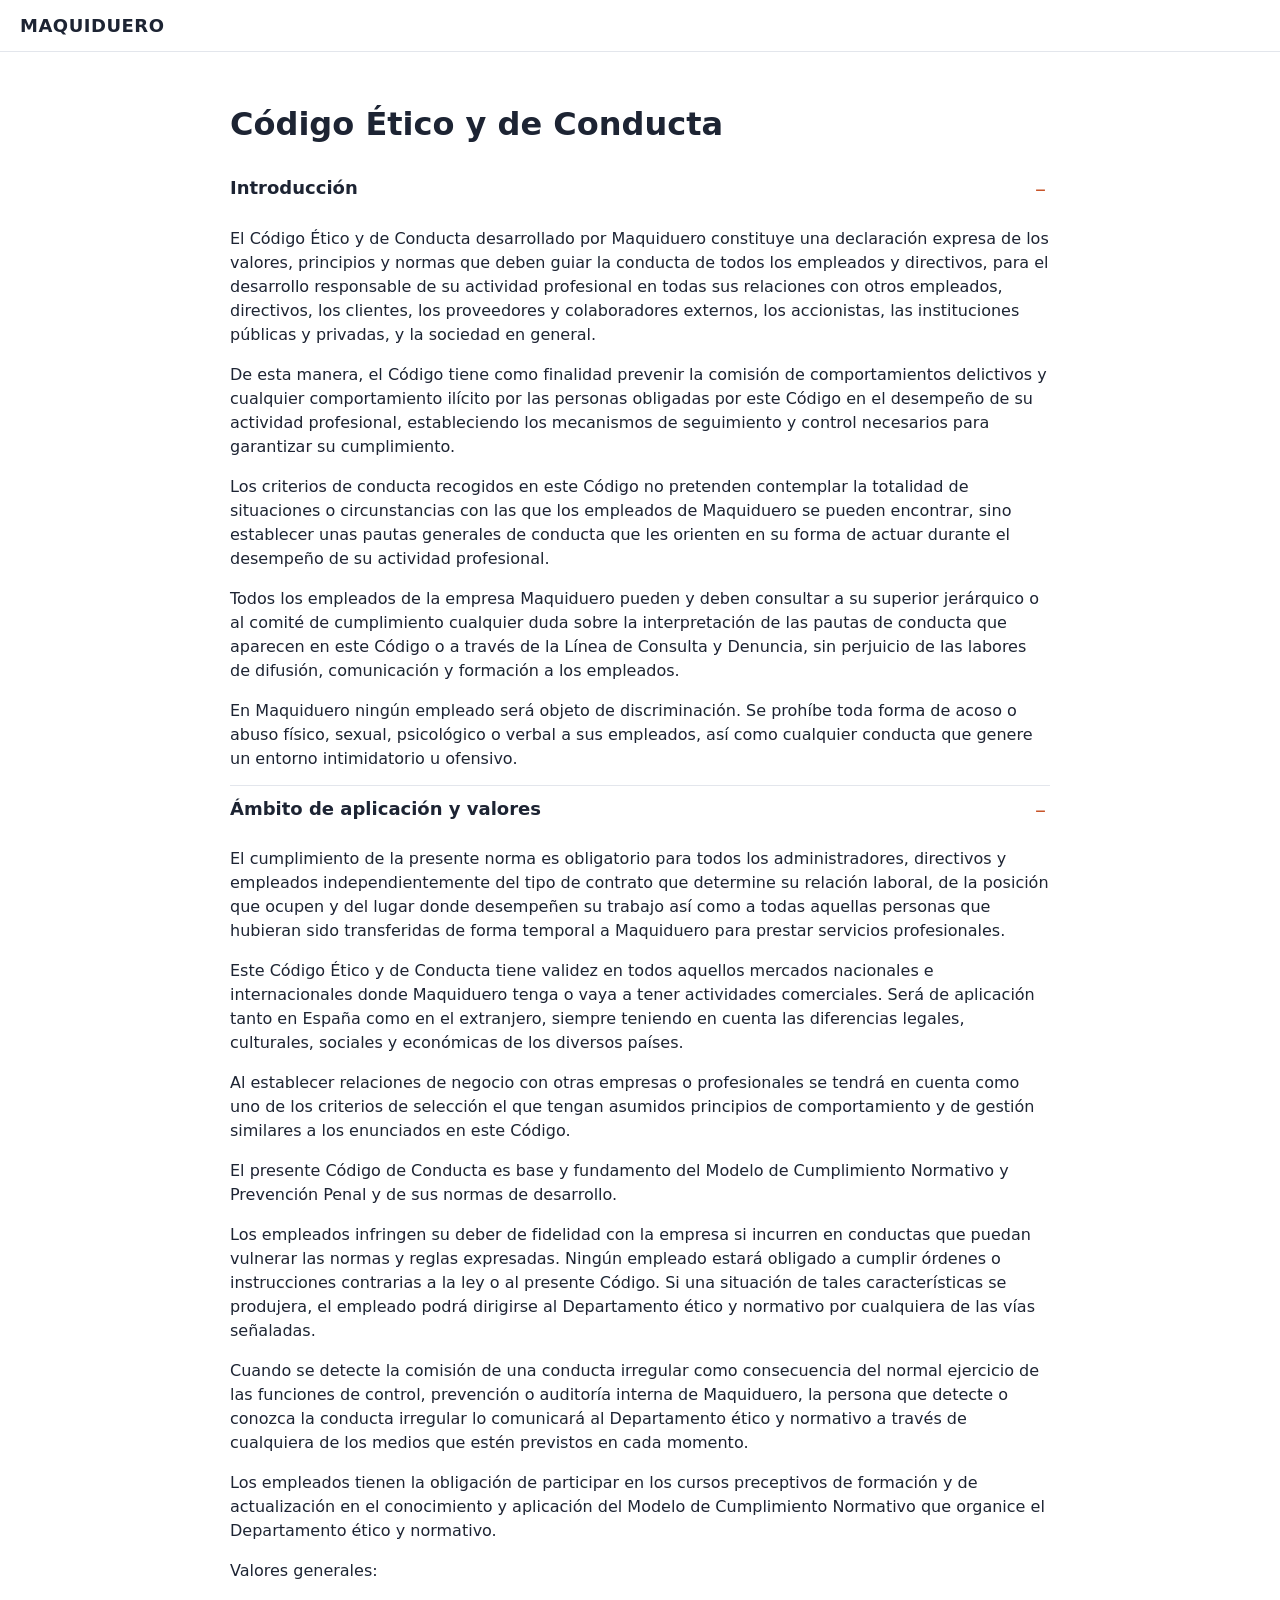
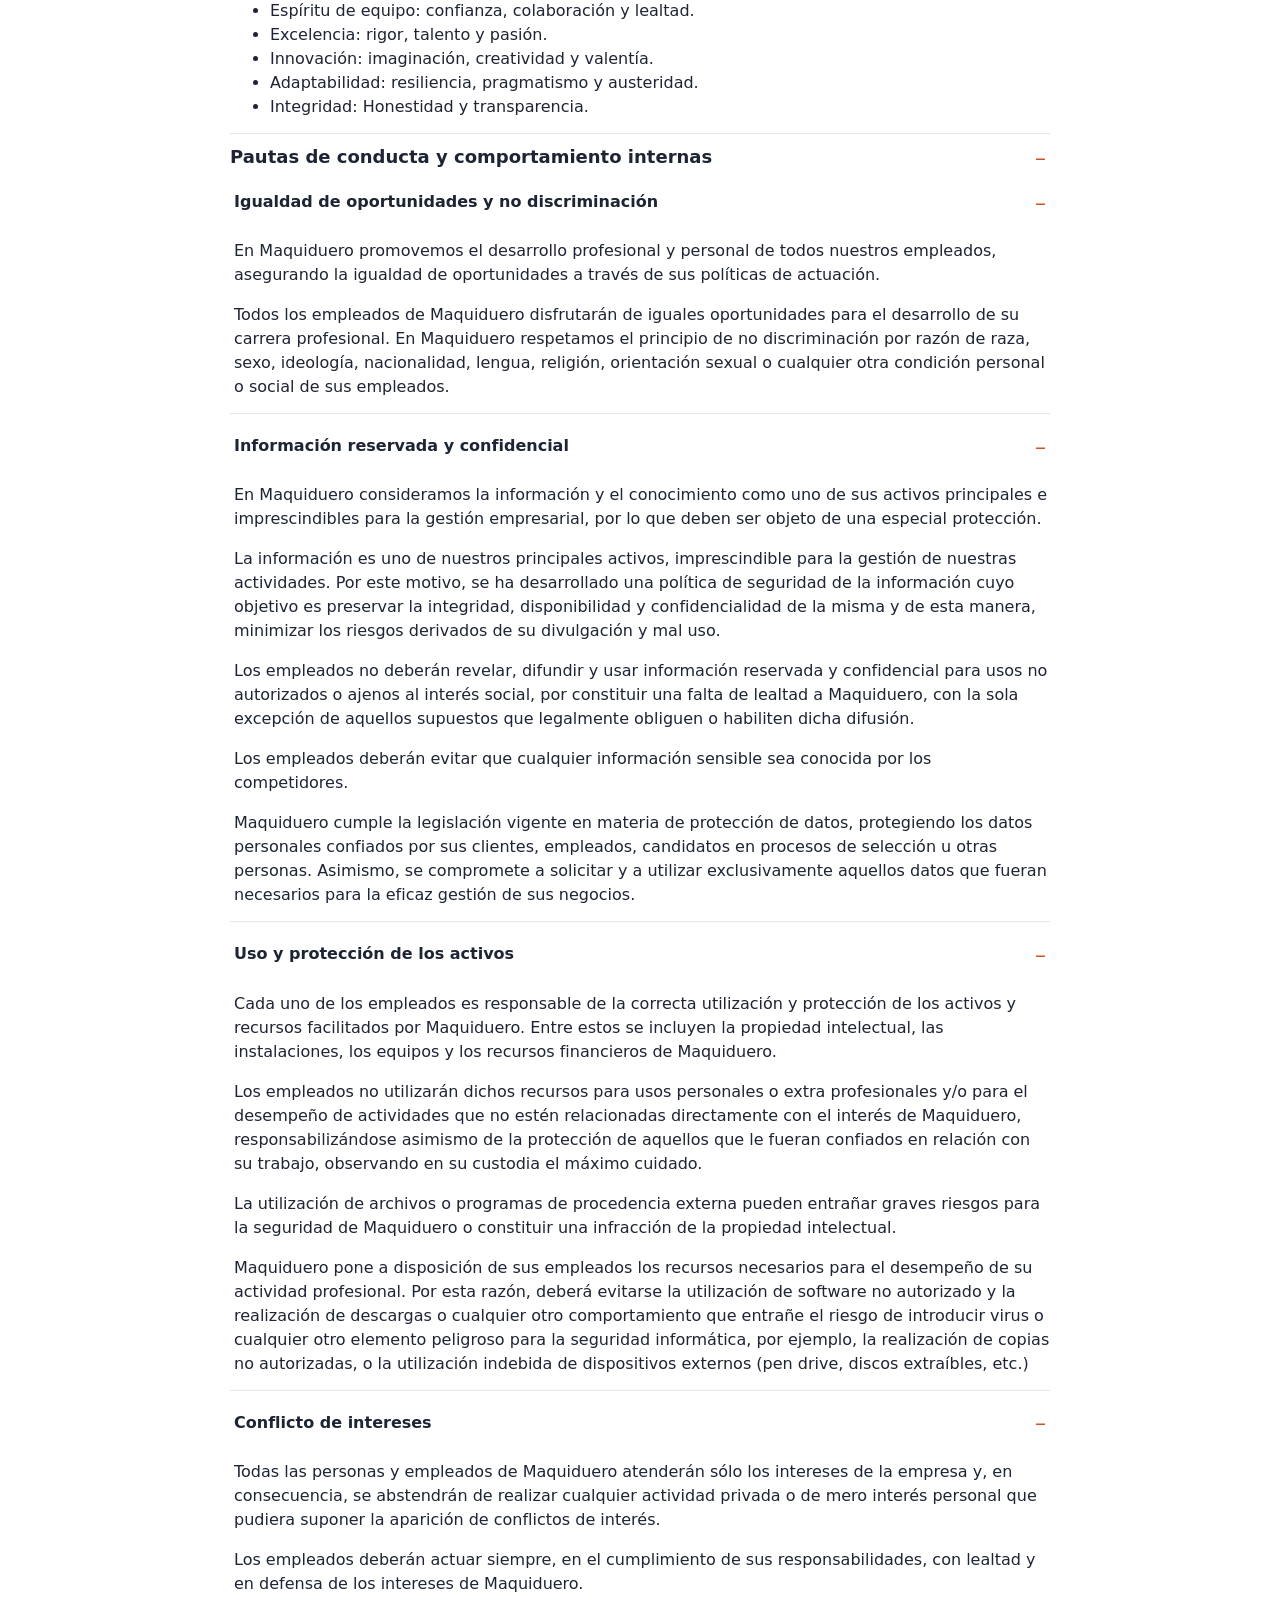
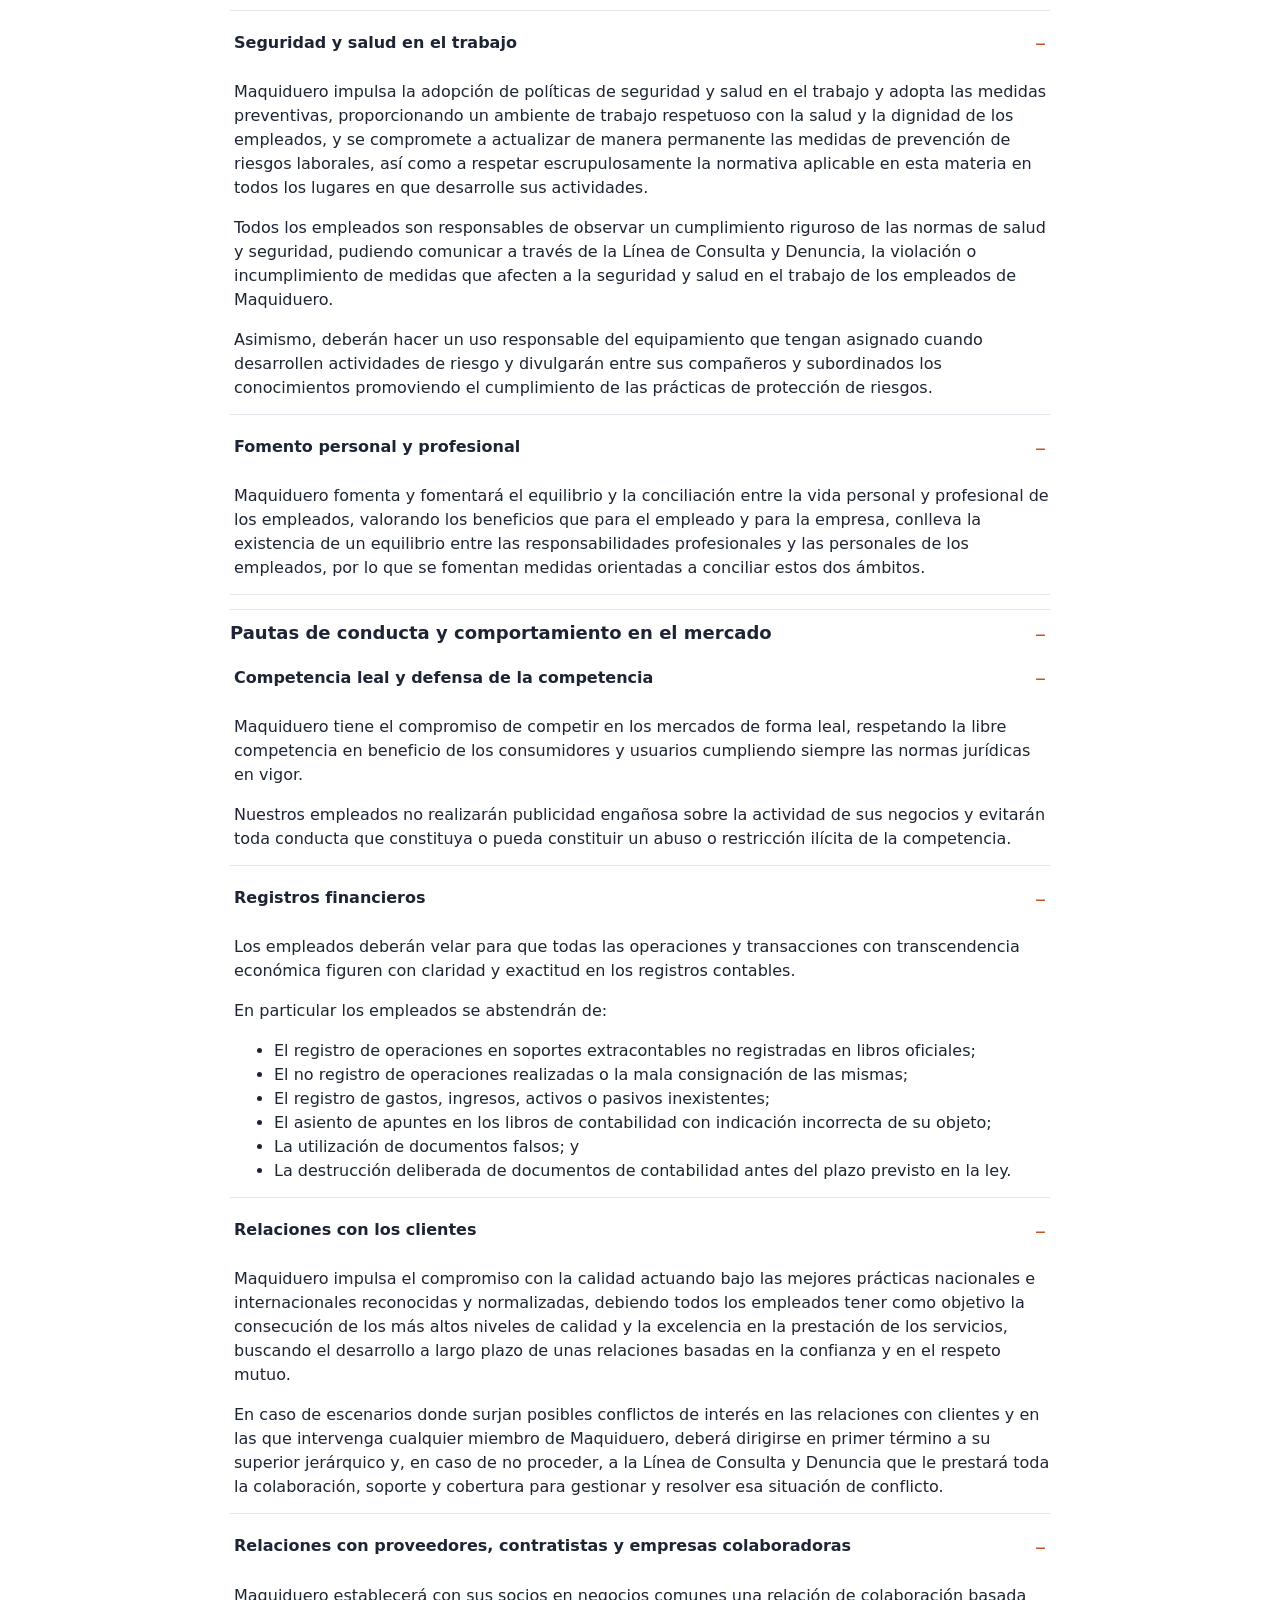
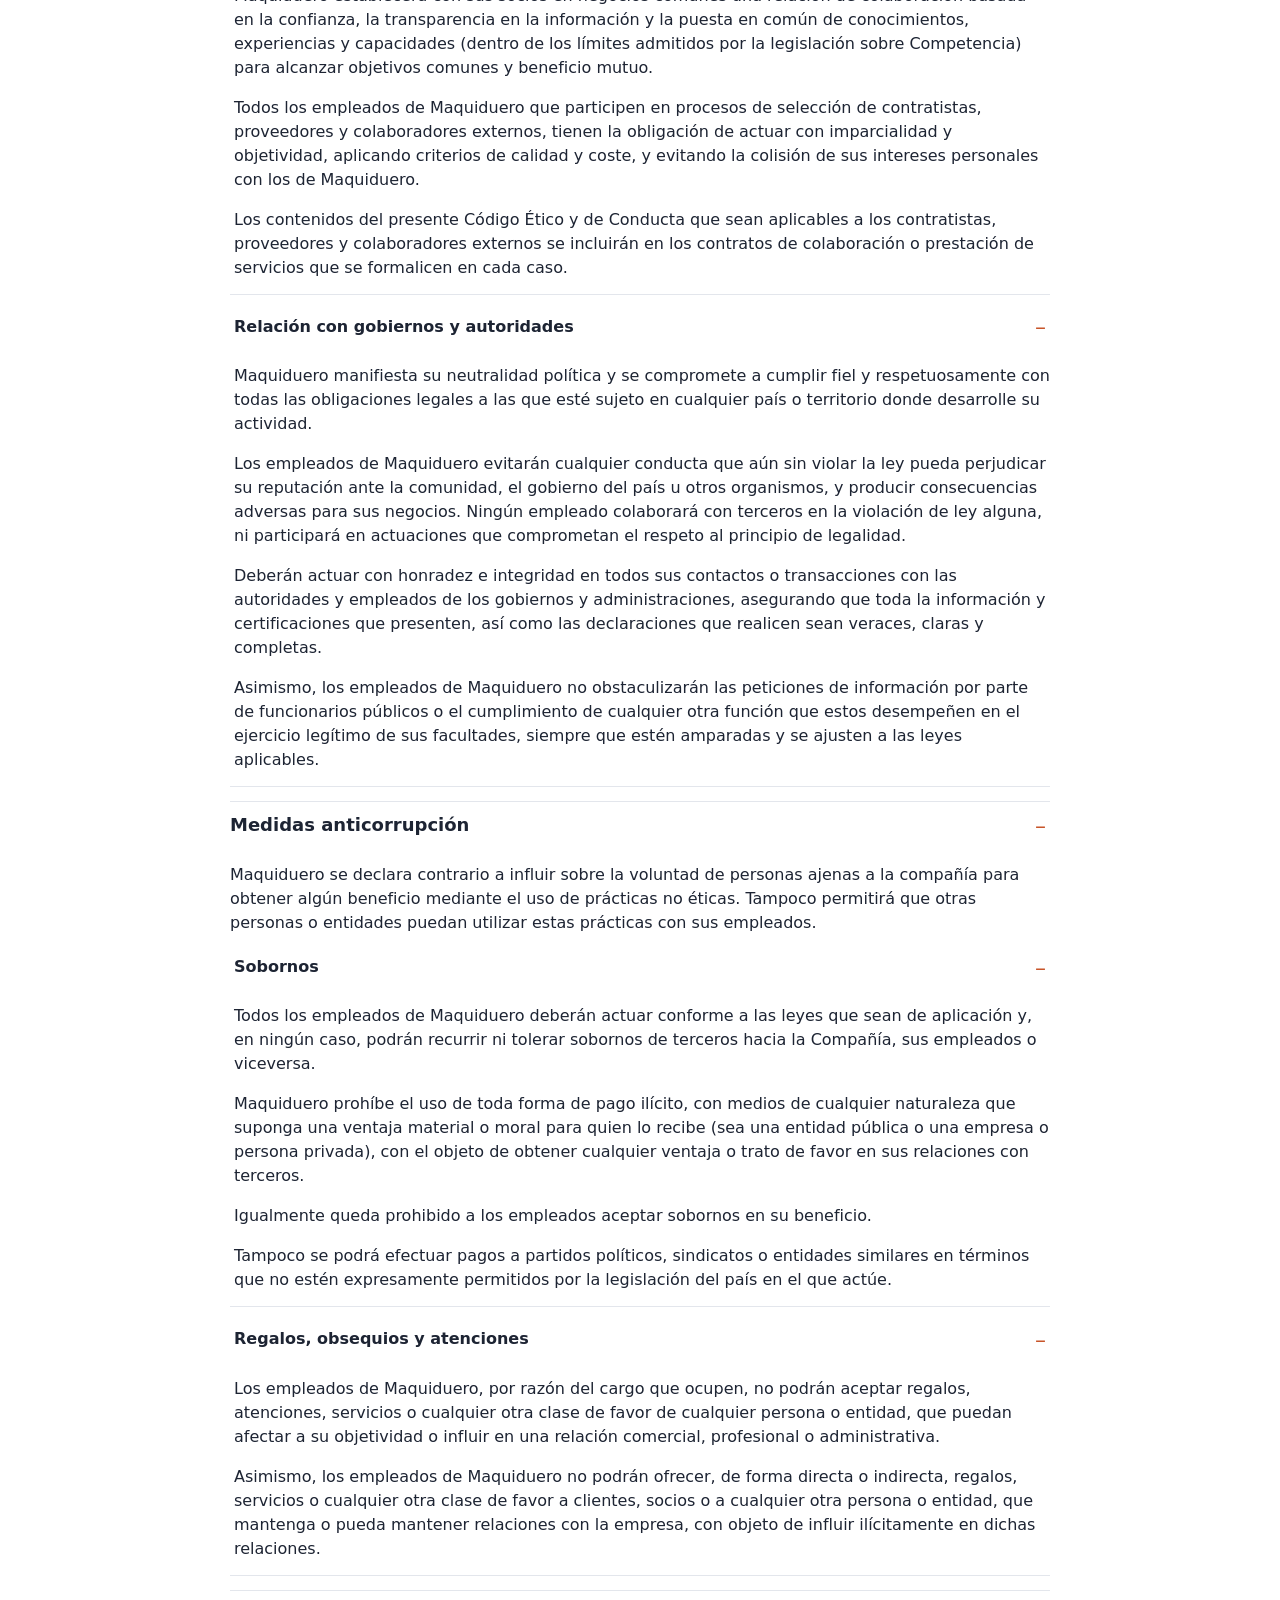
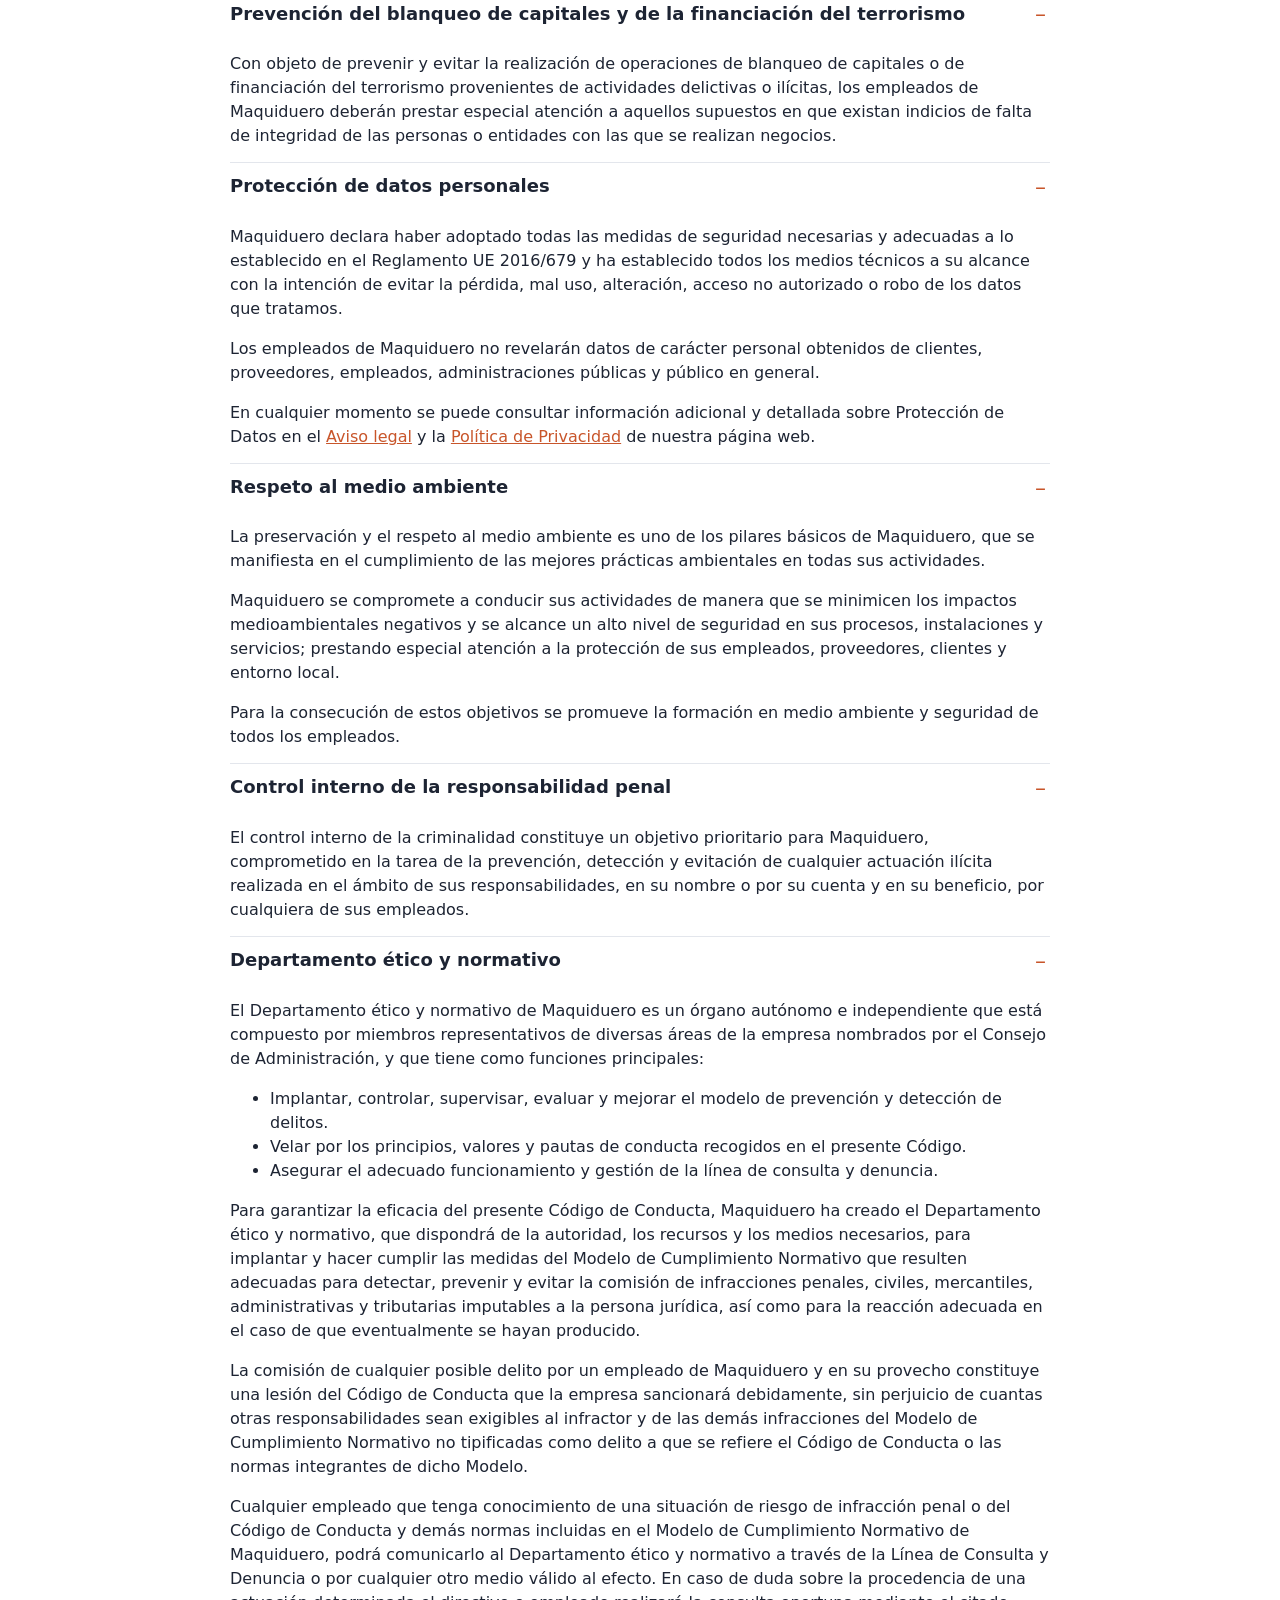
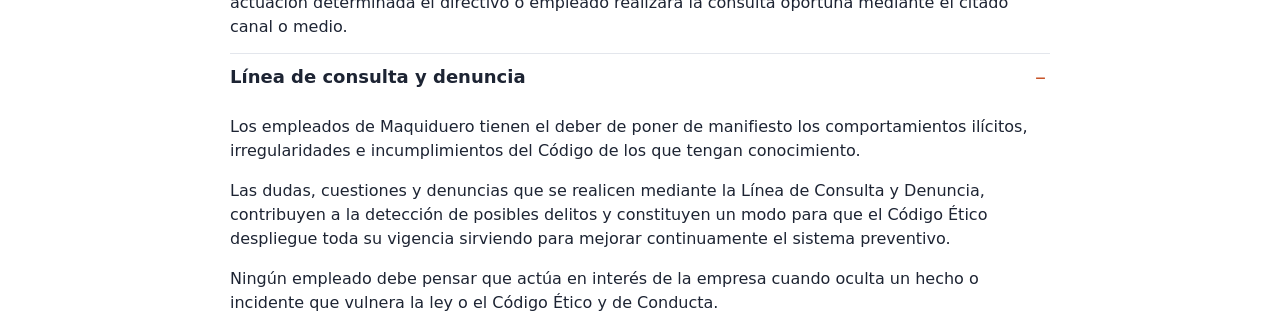
<file: codigo-etico.html>
<!DOCTYPE html>
<html lang="es">
<head>
  <link rel="icon" href="favicon.ico" sizes="any">
  <link rel="icon" type="image/png" sizes="32x32" href="img/favicon-32.png">
  <link rel="apple-touch-icon" href="img/apple-touch-icon.png">
<meta charset="utf-8">
<meta name="viewport" content="width=device-width, initial-scale=1">
<meta name="description" content="Código ético y de conducta de Maquiduero S.L.U., empresa de maquinaria de obra en Tudela de Duero (Valladolid).">
<title>Código Ético y de Conducta | Maquiduero</title>
<meta property="og:type" content="website">
<meta property="og:locale" content="es_ES">
<meta property="og:site_name" content="Maquiduero">
<meta property="og:url" content="https://mqduero.es/codigo-etico.html">
<meta property="og:title" content="Código Ético y de Conducta | Maquiduero">
<meta property="og:description" content="Código ético y de conducta de Maquiduero S.L.U., empresa de maquinaria de obra en Tudela de Duero (Valladolid).">
<meta property="og:image" content="https://mqduero.es/img/obras/obra-maquiduero-2026-800.webp">
<link rel="canonical" href="https://mqduero.es/codigo-etico.html">
<link rel="stylesheet" href="css/estilos.css">
</head>
<body>
<!-- Texto facilitado por Roberto (Código Ético de la web actual), 18/11/2026.
     Cambios: "a el" -> "al"; los enlaces a maquiduero.com apuntan ahora a legal.html; quitado el enlace oculto ".". -->
<header class="cabecera"><a class="logo" href="index.html">MAQUIDUERO</a></header>
<main class="seccion texto-largo desplegable">
<h1>Código Ético y de Conducta</h1>

<h2>Introducción</h2>
<p>El Código Ético y de Conducta desarrollado por Maquiduero constituye una declaración expresa de los valores, principios y normas que deben guiar la conducta de todos los empleados y directivos, para el desarrollo responsable de su actividad profesional en todas sus relaciones con otros empleados, directivos, los clientes, los proveedores y colaboradores externos, los accionistas, las instituciones públicas y privadas, y la sociedad en general.</p>
<p>De esta manera, el Código tiene como finalidad prevenir la comisión de comportamientos delictivos y cualquier comportamiento ilícito por las personas obligadas por este Código en el desempeño de su actividad profesional, estableciendo los mecanismos de seguimiento y control necesarios para garantizar su cumplimiento.</p>
<p>Los criterios de conducta recogidos en este Código no pretenden contemplar la totalidad de situaciones o circunstancias con las que los empleados de Maquiduero se pueden encontrar, sino establecer unas pautas generales de conducta que les orienten en su forma de actuar durante el desempeño de su actividad profesional.</p>
<p>Todos los empleados de la empresa Maquiduero pueden y deben consultar a su superior jerárquico o al comité de cumplimiento cualquier duda sobre la interpretación de las pautas de conducta que aparecen en este Código o a través de la Línea de Consulta y Denuncia, sin perjuicio de las labores de difusión, comunicación y formación a los empleados.</p>
<p>En Maquiduero ningún empleado será objeto de discriminación. Se prohíbe toda forma de acoso o abuso físico, sexual, psicológico o verbal a sus empleados, así como cualquier conducta que genere un entorno intimidatorio u ofensivo.</p>

<h2>Ámbito de aplicación y valores</h2>
<p>El cumplimiento de la presente norma es obligatorio para todos los administradores, directivos y empleados independientemente del tipo de contrato que determine su relación laboral, de la posición que ocupen y del lugar donde desempeñen su trabajo así como a todas aquellas personas que hubieran sido transferidas de forma temporal a Maquiduero para prestar servicios profesionales.</p>
<p>Este Código Ético y de Conducta tiene validez en todos aquellos mercados nacionales e internacionales donde Maquiduero tenga o vaya a tener actividades comerciales. Será de aplicación tanto en España como en el extranjero, siempre teniendo en cuenta las diferencias legales, culturales, sociales y económicas de los diversos países.</p>
<p>Al establecer relaciones de negocio con otras empresas o profesionales se tendrá en cuenta como uno de los criterios de selección el que tengan asumidos principios de comportamiento y de gestión similares a los enunciados en este Código.</p>
<p>El presente Código de Conducta es base y fundamento del Modelo de Cumplimiento Normativo y Prevención Penal y de sus normas de desarrollo.</p>
<p>Los empleados infringen su deber de fidelidad con la empresa si incurren en conductas que puedan vulnerar las normas y reglas expresadas. Ningún empleado estará obligado a cumplir órdenes o instrucciones contrarias a la ley o al presente Código. Si una situación de tales características se produjera, el empleado podrá dirigirse al Departamento ético y normativo por cualquiera de las vías señaladas.</p>
<p>Cuando se detecte la comisión de una conducta irregular como consecuencia del normal ejercicio de las funciones de control, prevención o auditoría interna de Maquiduero, la persona que detecte o conozca la conducta irregular lo comunicará al Departamento ético y normativo a través de cualquiera de los medios que estén previstos en cada momento.</p>
<p>Los empleados tienen la obligación de participar en los cursos preceptivos de formación y de actualización en el conocimiento y aplicación del Modelo de Cumplimiento Normativo que organice el Departamento ético y normativo.</p>
<p>Valores generales:</p>
<ul>
  <li>Espíritu de equipo: confianza, colaboración y lealtad.</li>
  <li>Excelencia: rigor, talento y pasión.</li>
  <li>Innovación: imaginación, creatividad y valentía.</li>
  <li>Adaptabilidad: resiliencia, pragmatismo y austeridad.</li>
  <li>Integridad: Honestidad y transparencia.</li>
</ul>

<h2>Pautas de conducta y comportamiento internas</h2>
<h3>Igualdad de oportunidades y no discriminación</h3>
<p>En Maquiduero promovemos el desarrollo profesional y personal de todos nuestros empleados, asegurando la igualdad de oportunidades a través de sus políticas de actuación.</p>
<p>Todos los empleados de Maquiduero disfrutarán de iguales oportunidades para el desarrollo de su carrera profesional. En Maquiduero respetamos el principio de no discriminación por razón de raza, sexo, ideología, nacionalidad, lengua, religión, orientación sexual o cualquier otra condición personal o social de sus empleados.</p>

<h3>Información reservada y confidencial</h3>
<p>En Maquiduero consideramos la información y el conocimiento como uno de sus activos principales e imprescindibles para la gestión empresarial, por lo que deben ser objeto de una especial protección.</p>
<p>La información es uno de nuestros principales activos, imprescindible para la gestión de nuestras actividades. Por este motivo, se ha desarrollado una política de seguridad de la información cuyo objetivo es preservar la integridad, disponibilidad y confidencialidad de la misma y de esta manera, minimizar los riesgos derivados de su divulgación y mal uso.</p>
<p>Los empleados no deberán revelar, difundir y usar información reservada y confidencial para usos no autorizados o ajenos al interés social, por constituir una falta de lealtad a Maquiduero, con la sola excepción de aquellos supuestos que legalmente obliguen o habiliten dicha difusión.</p>
<p>Los empleados deberán evitar que cualquier información sensible sea conocida por los competidores.</p>
<p>Maquiduero cumple la legislación vigente en materia de protección de datos, protegiendo los datos personales confiados por sus clientes, empleados, candidatos en procesos de selección u otras personas. Asimismo, se compromete a solicitar y a utilizar exclusivamente aquellos datos que fueran necesarios para la eficaz gestión de sus negocios.</p>

<h3>Uso y protección de los activos</h3>
<p>Cada uno de los empleados es responsable de la correcta utilización y protección de los activos y recursos facilitados por Maquiduero. Entre estos se incluyen la propiedad intelectual, las instalaciones, los equipos y los recursos financieros de Maquiduero.</p>
<p>Los empleados no utilizarán dichos recursos para usos personales o extra profesionales y/o para el desempeño de actividades que no estén relacionadas directamente con el interés de Maquiduero, responsabilizándose asimismo de la protección de aquellos que le fueran confiados en relación con su trabajo, observando en su custodia el máximo cuidado.</p>
<p>La utilización de archivos o programas de procedencia externa pueden entrañar graves riesgos para la seguridad de Maquiduero o constituir una infracción de la propiedad intelectual.</p>
<p>Maquiduero pone a disposición de sus empleados los recursos necesarios para el desempeño de su actividad profesional. Por esta razón, deberá evitarse la utilización de software no autorizado y la realización de descargas o cualquier otro comportamiento que entrañe el riesgo de introducir virus o cualquier otro elemento peligroso para la seguridad informática, por ejemplo, la realización de copias no autorizadas, o la utilización indebida de dispositivos externos (pen drive, discos extraíbles, etc.)</p>

<h3>Conflicto de intereses</h3>
<p>Todas las personas y empleados de Maquiduero atenderán sólo los intereses de la empresa y, en consecuencia, se abstendrán de realizar cualquier actividad privada o de mero interés personal que pudiera suponer la aparición de conflictos de interés.</p>
<p>Los empleados deberán actuar siempre, en el cumplimiento de sus responsabilidades, con lealtad y en defensa de los intereses de Maquiduero.</p>

<h3>Seguridad y salud en el trabajo</h3>
<p>Maquiduero impulsa la adopción de políticas de seguridad y salud en el trabajo y adopta las medidas preventivas, proporcionando un ambiente de trabajo respetuoso con la salud y la dignidad de los empleados, y se compromete a actualizar de manera permanente las medidas de prevención de riesgos laborales, así como a respetar escrupulosamente la normativa aplicable en esta materia en todos los lugares en que desarrolle sus actividades.</p>
<p>Todos los empleados son responsables de observar un cumplimiento riguroso de las normas de salud y seguridad, pudiendo comunicar a través de la Línea de Consulta y Denuncia, la violación o incumplimiento de medidas que afecten a la seguridad y salud en el trabajo de los empleados de Maquiduero.</p>
<p>Asimismo, deberán hacer un uso responsable del equipamiento que tengan asignado cuando desarrollen actividades de riesgo y divulgarán entre sus compañeros y subordinados los conocimientos promoviendo el cumplimiento de las prácticas de protección de riesgos.</p>

<h3>Fomento personal y profesional</h3>
<p>Maquiduero fomenta y fomentará el equilibrio y la conciliación entre la vida personal y profesional de los empleados, valorando los beneficios que para el empleado y para la empresa, conlleva la existencia de un equilibrio entre las responsabilidades profesionales y las personales de los empleados, por lo que se fomentan medidas orientadas a conciliar estos dos ámbitos.</p>

<h2>Pautas de conducta y comportamiento en el mercado</h2>
<h3>Competencia leal y defensa de la competencia</h3>
<p>Maquiduero tiene el compromiso de competir en los mercados de forma leal, respetando la libre competencia en beneficio de los consumidores y usuarios cumpliendo siempre las normas jurídicas en vigor.</p>
<p>Nuestros empleados no realizarán publicidad engañosa sobre la actividad de sus negocios y evitarán toda conducta que constituya o pueda constituir un abuso o restricción ilícita de la competencia.</p>

<h3>Registros financieros</h3>
<p>Los empleados deberán velar para que todas las operaciones y transacciones con transcendencia económica figuren con claridad y exactitud en los registros contables.</p>
<p>En particular los empleados se abstendrán de:</p>
<ul>
  <li>El registro de operaciones en soportes extracontables no registradas en libros oficiales;</li>
  <li>El no registro de operaciones realizadas o la mala consignación de las mismas;</li>
  <li>El registro de gastos, ingresos, activos o pasivos inexistentes;</li>
  <li>El asiento de apuntes en los libros de contabilidad con indicación incorrecta de su objeto;</li>
  <li>La utilización de documentos falsos; y</li>
  <li>La destrucción deliberada de documentos de contabilidad antes del plazo previsto en la ley.</li>
</ul>

<h3>Relaciones con los clientes</h3>
<p>Maquiduero impulsa el compromiso con la calidad actuando bajo las mejores prácticas nacionales e internacionales reconocidas y normalizadas, debiendo todos los empleados tener como objetivo la consecución de los más altos niveles de calidad y la excelencia en la prestación de los servicios, buscando el desarrollo a largo plazo de unas relaciones basadas en la confianza y en el respeto mutuo.</p>
<p>En caso de escenarios donde surjan posibles conflictos de interés en las relaciones con clientes y en las que intervenga cualquier miembro de Maquiduero, deberá dirigirse en primer término a su superior jerárquico y, en caso de no proceder, a la Línea de Consulta y Denuncia que le prestará toda la colaboración, soporte y cobertura para gestionar y resolver esa situación de conflicto.</p>

<h3>Relaciones con proveedores, contratistas y empresas colaboradoras</h3>
<p>Maquiduero establecerá con sus socios en negocios comunes una relación de colaboración basada en la confianza, la transparencia en la información y la puesta en común de conocimientos, experiencias y capacidades (dentro de los límites admitidos por la legislación sobre Competencia) para alcanzar objetivos comunes y beneficio mutuo.</p>
<p>Todos los empleados de Maquiduero que participen en procesos de selección de contratistas, proveedores y colaboradores externos, tienen la obligación de actuar con imparcialidad y objetividad, aplicando criterios de calidad y coste, y evitando la colisión de sus intereses personales con los de Maquiduero.</p>
<p>Los contenidos del presente Código Ético y de Conducta que sean aplicables a los contratistas, proveedores y colaboradores externos se incluirán en los contratos de colaboración o prestación de servicios que se formalicen en cada caso.</p>

<h3>Relación con gobiernos y autoridades</h3>
<p>Maquiduero manifiesta su neutralidad política y se compromete a cumplir fiel y respetuosamente con todas las obligaciones legales a las que esté sujeto en cualquier país o territorio donde desarrolle su actividad.</p>
<p>Los empleados de Maquiduero evitarán cualquier conducta que aún sin violar la ley pueda perjudicar su reputación ante la comunidad, el gobierno del país u otros organismos, y producir consecuencias adversas para sus negocios. Ningún empleado colaborará con terceros en la violación de ley alguna, ni participará en actuaciones que comprometan el respeto al principio de legalidad.</p>
<p>Deberán actuar con honradez e integridad en todos sus contactos o transacciones con las autoridades y empleados de los gobiernos y administraciones, asegurando que toda la información y certificaciones que presenten, así como las declaraciones que realicen sean veraces, claras y completas.</p>
<p>Asimismo, los empleados de Maquiduero no obstaculizarán las peticiones de información por parte de funcionarios públicos o el cumplimiento de cualquier otra función que estos desempeñen en el ejercicio legítimo de sus facultades, siempre que estén amparadas y se ajusten a las leyes aplicables.</p>

<h2>Medidas anticorrupción</h2>
<p>Maquiduero se declara contrario a influir sobre la voluntad de personas ajenas a la compañía para obtener algún beneficio mediante el uso de prácticas no éticas. Tampoco permitirá que otras personas o entidades puedan utilizar estas prácticas con sus empleados.</p>
<h3>Sobornos</h3>
<p>Todos los empleados de Maquiduero deberán actuar conforme a las leyes que sean de aplicación y, en ningún caso, podrán recurrir ni tolerar sobornos de terceros hacia la Compañía, sus empleados o viceversa.</p>
<p>Maquiduero prohíbe el uso de toda forma de pago ilícito, con medios de cualquier naturaleza que suponga una ventaja material o moral para quien lo recibe (sea una entidad pública o una empresa o persona privada), con el objeto de obtener cualquier ventaja o trato de favor en sus relaciones con terceros.</p>
<p>Igualmente queda prohibido a los empleados aceptar sobornos en su beneficio.</p>
<p>Tampoco se podrá efectuar pagos a partidos políticos, sindicatos o entidades similares en términos que no estén expresamente permitidos por la legislación del país en el que actúe.</p>
<h3>Regalos, obsequios y atenciones</h3>
<p>Los empleados de Maquiduero, por razón del cargo que ocupen, no podrán aceptar regalos, atenciones, servicios o cualquier otra clase de favor de cualquier persona o entidad, que puedan afectar a su objetividad o influir en una relación comercial, profesional o administrativa.</p>
<p>Asimismo, los empleados de Maquiduero no podrán ofrecer, de forma directa o indirecta, regalos, servicios o cualquier otra clase de favor a clientes, socios o a cualquier otra persona o entidad, que mantenga o pueda mantener relaciones con la empresa, con objeto de influir ilícitamente en dichas relaciones.</p>

<h2>Prevención del blanqueo de capitales y de la financiación del terrorismo</h2>
<p>Con objeto de prevenir y evitar la realización de operaciones de blanqueo de capitales o de financiación del terrorismo provenientes de actividades delictivas o ilícitas, los empleados de Maquiduero deberán prestar especial atención a aquellos supuestos en que existan indicios de falta de integridad de las personas o entidades con las que se realizan negocios.</p>

<h2>Protección de datos personales</h2>
<p>Maquiduero declara haber adoptado todas las medidas de seguridad necesarias y adecuadas a lo establecido en el Reglamento UE 2016/679 y ha establecido todos los medios técnicos a su alcance con la intención de evitar la pérdida, mal uso, alteración, acceso no autorizado o robo de los datos que tratamos.</p>
<p>Los empleados de Maquiduero no revelarán datos de carácter personal obtenidos de clientes, proveedores, empleados, administraciones públicas y público en general.</p>
<p>En cualquier momento se puede consultar información adicional y detallada sobre Protección de Datos en el <a href="legal.html#aviso-legal">Aviso legal</a> y la <a href="legal.html#privacidad">Política de Privacidad</a> de nuestra página web.</p>

<h2>Respeto al medio ambiente</h2>
<p>La preservación y el respeto al medio ambiente es uno de los pilares básicos de Maquiduero, que se manifiesta en el cumplimiento de las mejores prácticas ambientales en todas sus actividades.</p>
<p>Maquiduero se compromete a conducir sus actividades de manera que se minimicen los impactos medioambientales negativos y se alcance un alto nivel de seguridad en sus procesos, instalaciones y servicios; prestando especial atención a la protección de sus empleados, proveedores, clientes y entorno local.</p>
<p>Para la consecución de estos objetivos se promueve la formación en medio ambiente y seguridad de todos los empleados.</p>

<h2>Control interno de la responsabilidad penal</h2>
<p>El control interno de la criminalidad constituye un objetivo prioritario para Maquiduero, comprometido en la tarea de la prevención, detección y evitación de cualquier actuación ilícita realizada en el ámbito de sus responsabilidades, en su nombre o por su cuenta y en su beneficio, por cualquiera de sus empleados.</p>

<h2>Departamento ético y normativo</h2>
<p>El Departamento ético y normativo de Maquiduero es un órgano autónomo e independiente que está compuesto por miembros representativos de diversas áreas de la empresa nombrados por el Consejo de Administración, y que tiene como funciones principales:</p>
<ul>
  <li>Implantar, controlar, supervisar, evaluar y mejorar el modelo de prevención y detección de delitos.</li>
  <li>Velar por los principios, valores y pautas de conducta recogidos en el presente Código.</li>
  <li>Asegurar el adecuado funcionamiento y gestión de la línea de consulta y denuncia.</li>
</ul>
<p>Para garantizar la eficacia del presente Código de Conducta, Maquiduero ha creado el Departamento ético y normativo, que dispondrá de la autoridad, los recursos y los medios necesarios, para implantar y hacer cumplir las medidas del Modelo de Cumplimiento Normativo que resulten adecuadas para detectar, prevenir y evitar la comisión de infracciones penales, civiles, mercantiles, administrativas y tributarias imputables a la persona jurídica, así como para la reacción adecuada en el caso de que eventualmente se hayan producido.</p>
<p>La comisión de cualquier posible delito por un empleado de Maquiduero y en su provecho constituye una lesión del Código de Conducta que la empresa sancionará debidamente, sin perjuicio de cuantas otras responsabilidades sean exigibles al infractor y de las demás infracciones del Modelo de Cumplimiento Normativo no tipificadas como delito a que se refiere el Código de Conducta o las normas integrantes de dicho Modelo.</p>
<p>Cualquier empleado que tenga conocimiento de una situación de riesgo de infracción penal o del Código de Conducta y demás normas incluidas en el Modelo de Cumplimiento Normativo de Maquiduero, podrá comunicarlo al Departamento ético y normativo a través de la Línea de Consulta y Denuncia o por cualquier otro medio válido al efecto. En caso de duda sobre la procedencia de una actuación determinada el directivo o empleado realizará la consulta oportuna mediante el citado canal o medio.</p>

<h2>Línea de consulta y denuncia</h2>
<p>Los empleados de Maquiduero tienen el deber de poner de manifiesto los comportamientos ilícitos, irregularidades e incumplimientos del Código de los que tengan conocimiento.</p>
<p>Las dudas, cuestiones y denuncias que se realicen mediante la Línea de Consulta y Denuncia, contribuyen a la detección de posibles delitos y constituyen un modo para que el Código Ético despliegue toda su vigencia sirviendo para mejorar continuamente el sistema preventivo.</p>
<p>Ningún empleado debe pensar que actúa en interés de la empresa cuando oculta un hecho o incidente que vulnera la ley o el Código Ético y de Conducta.</p>
<p>La Línea de Consulta y Denuncia es una herramienta corporativa destinada a facilitar la formulación confidencial y segura de cualquier consulta sobre el alcance y aplicabilidad de este Código de Conducta y, en general, del Modelo de Cumplimiento Normativo, así como para informar o denunciar situaciones de infracción o de riesgo en relación con las pautas y conductas reguladas en el Código de Conducta o en el Modelo de Cumplimiento Normativo en su conjunto.</p>
<p>El Procedimiento de la Línea de Consulta y Denuncia garantiza la confidencialidad en el tratamiento de las denuncias que se tramiten y la identidad del denunciante, con pleno cumplimiento de la legislación sobre protección de datos, un análisis fiable y objetivo de la posible infracción y el máximo respeto a los derechos de las personas presuntamente implicadas en la misma.</p>
<p>El Departamento ético y normativo es el órgano responsable del funcionamiento de la Línea de Consulta y Denuncia, así como del análisis de las denuncias y consultas formuladas a través de la misma, a cuyos efectos podrá solicitar la colaboración de otros órganos, departamentos, áreas o personas de Maquiduero.</p>
<p><strong>Línea de Consulta y Denuncia:</strong> <!-- PROVISIONAL: el de la empresa es info@maquiduero.com --><a href="mailto:robgarsanz@gmail.com">robgarsanz@gmail.com</a></p>

<p><a href="index.html">Volver a la web</a></p>
</main>
<footer class="pie">MAQUIDUERO S.L. · mqduero.es · <a href="legal.html#aviso-legal">Aviso legal</a> · <a href="legal.html#privacidad">Privacidad</a> · <a href="legal.html#cookies">Cookies</a> · <a href="codigo-etico.html">Código Ético</a></footer>
<script src="js/desplegables.js" defer></script>
</body>
</html>
</file>
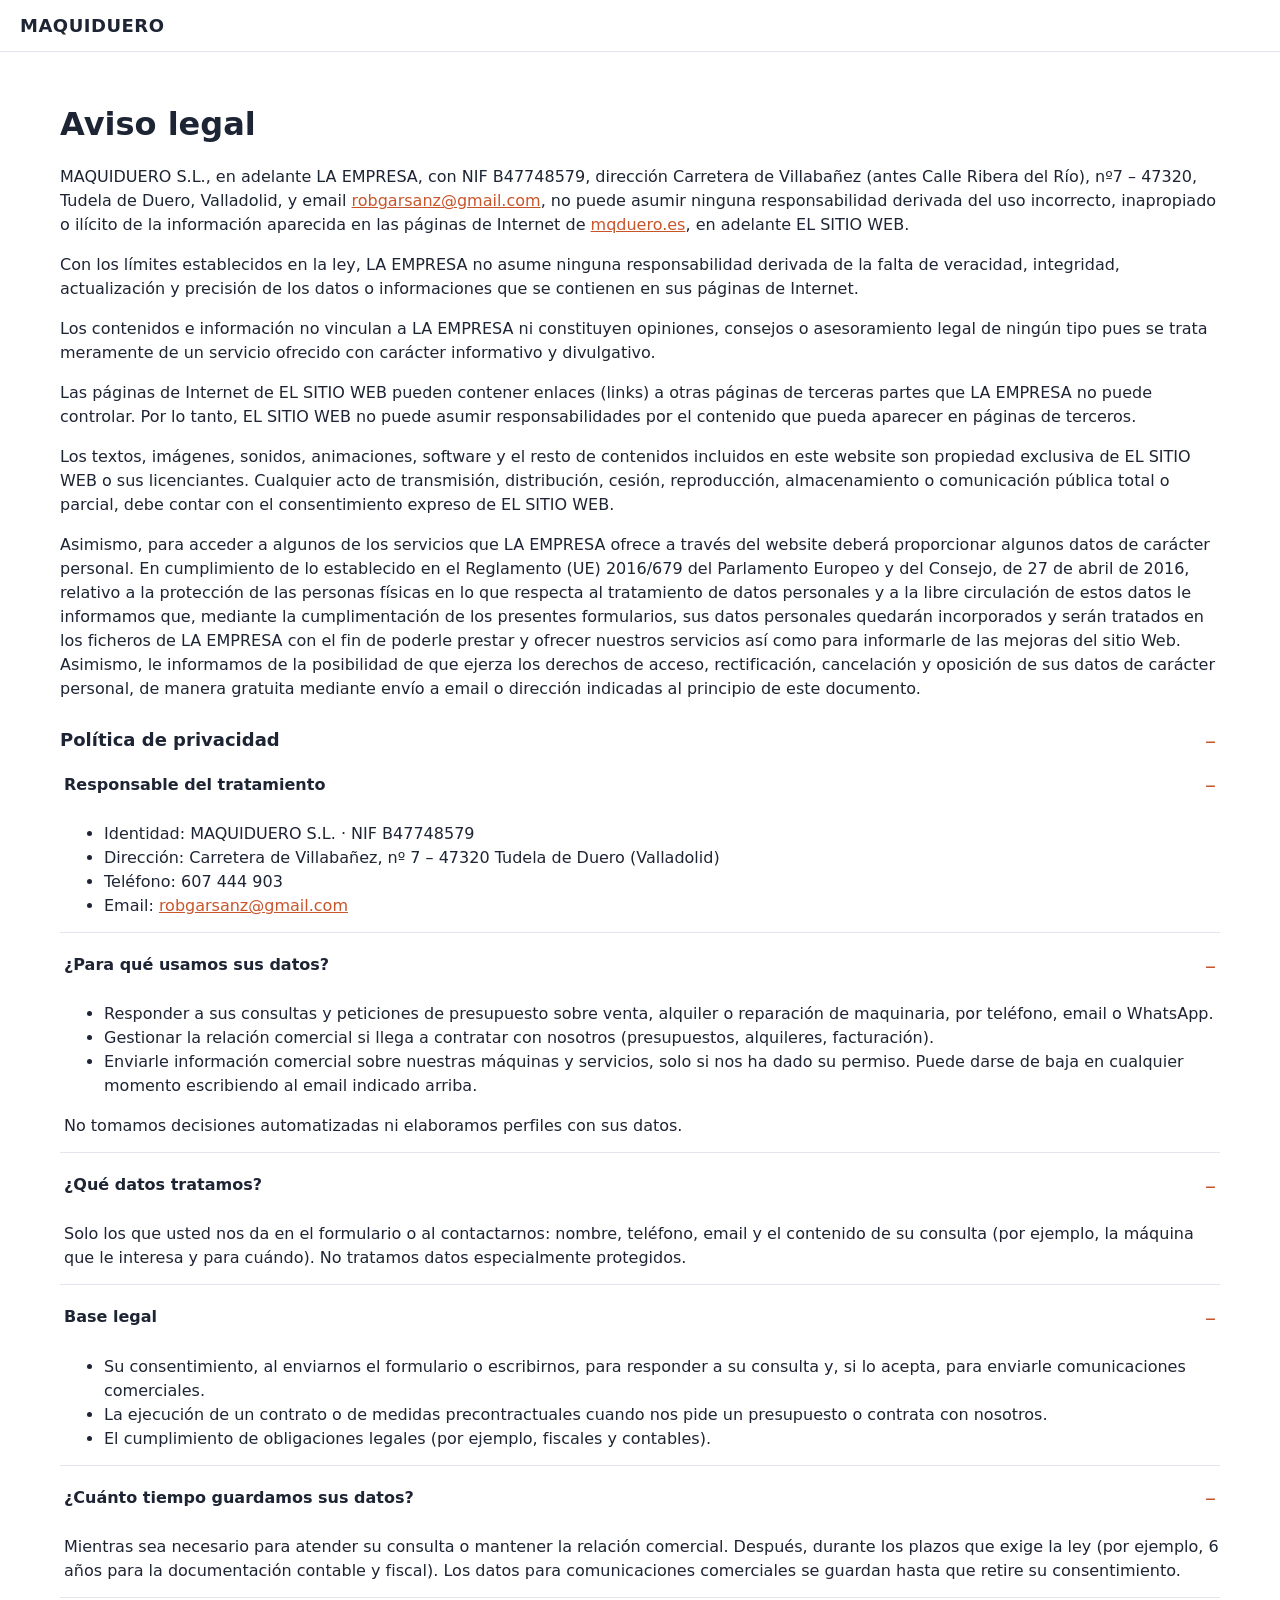
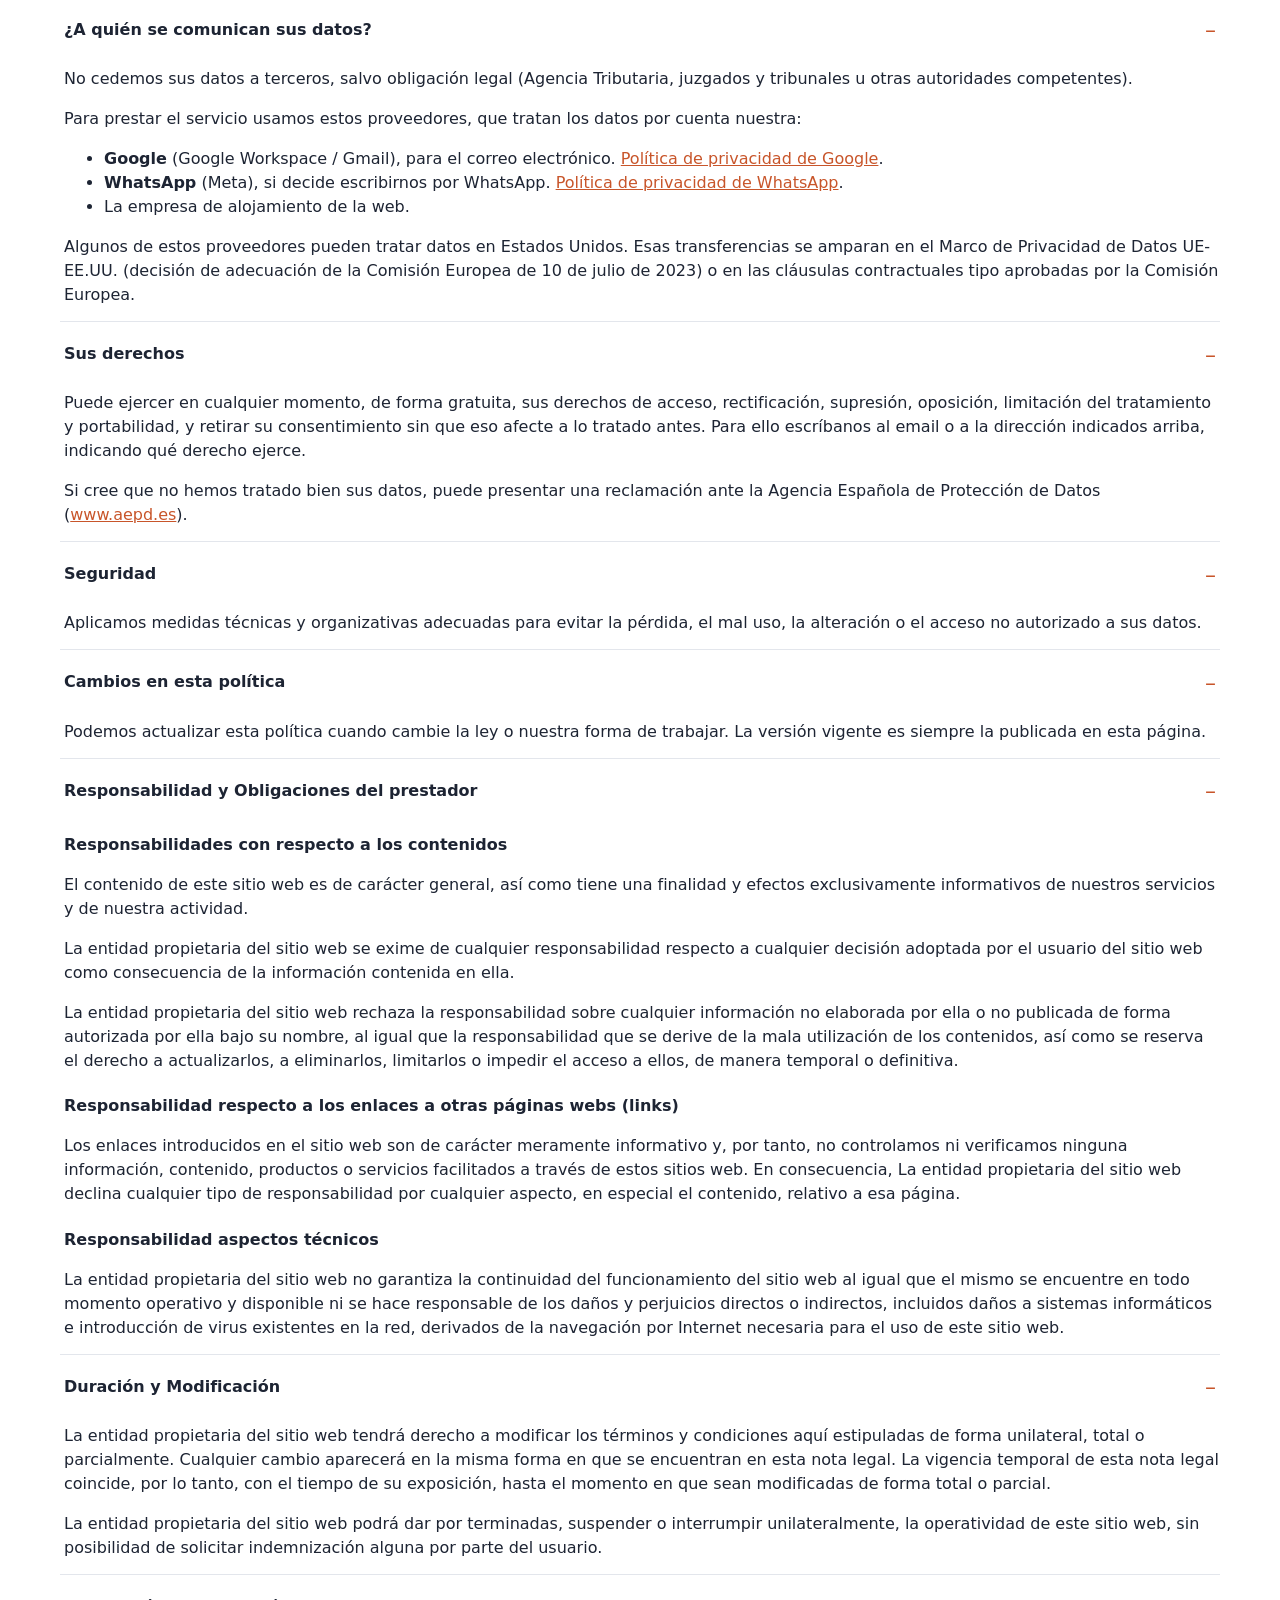
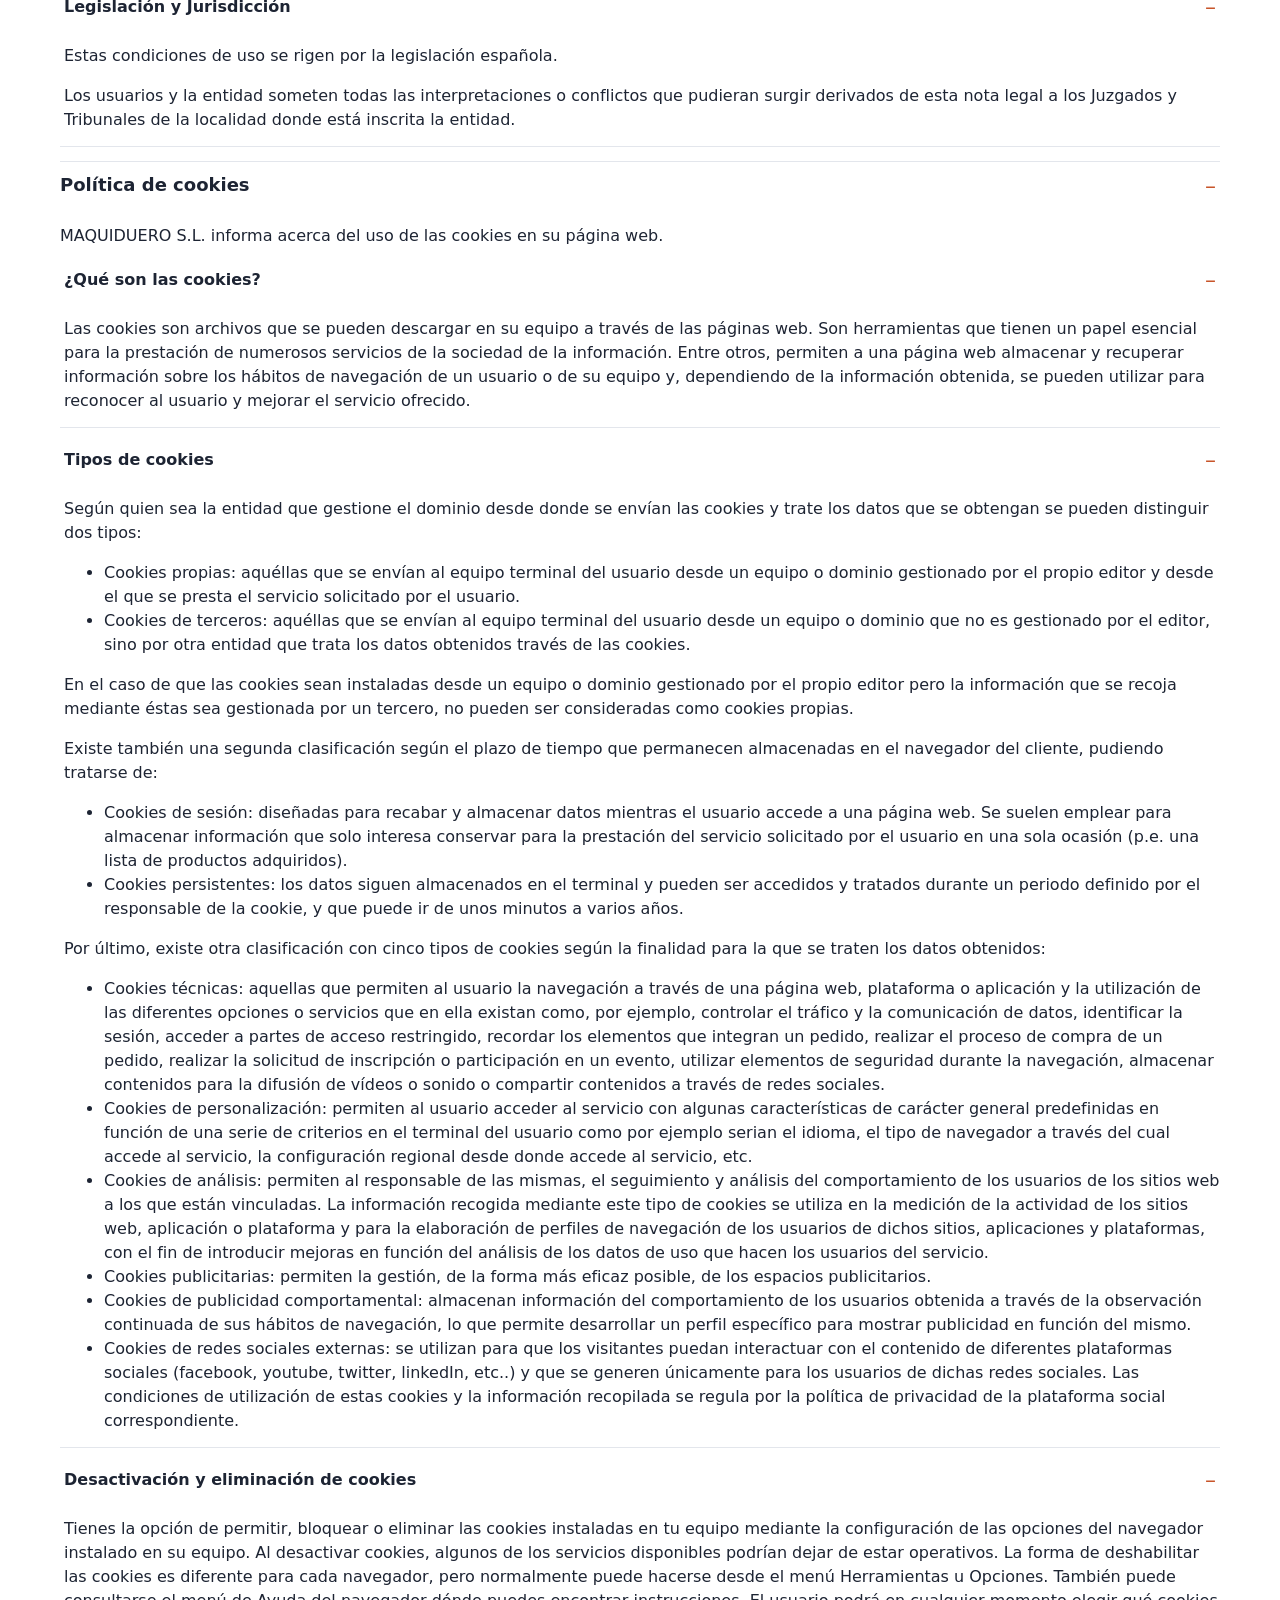
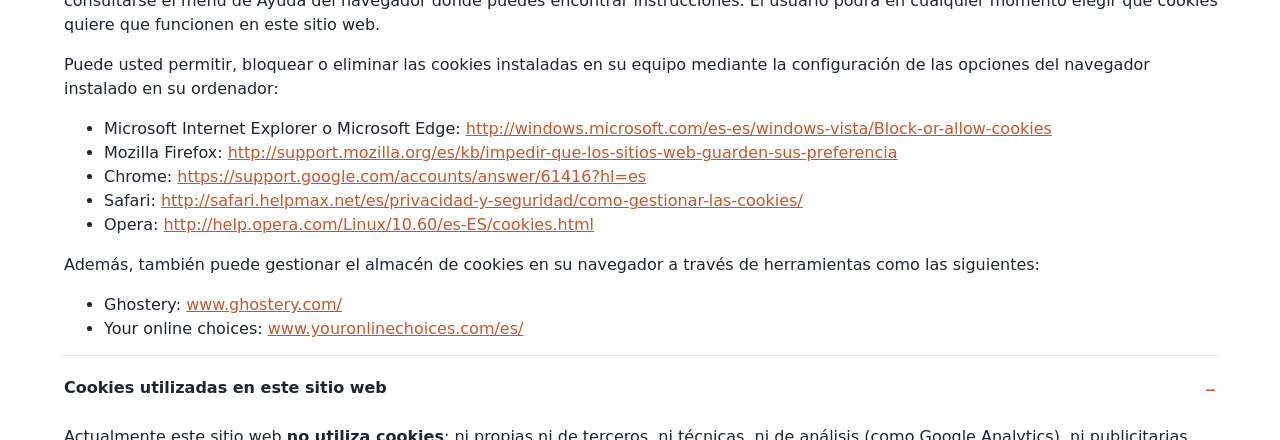
<file: legal.html>
<!DOCTYPE html>
<html lang="es">
<head>
  <link rel="icon" href="favicon.ico" sizes="any">
  <link rel="icon" type="image/png" sizes="32x32" href="img/favicon-32.png">
  <link rel="apple-touch-icon" href="img/apple-touch-icon.png">
<meta charset="utf-8">
<meta name="viewport" content="width=device-width, initial-scale=1">
<title>Aviso legal, privacidad y cookies | Maquiduero</title>
<meta name="robots" content="noindex">
<link rel="stylesheet" href="css/estilos.css">
</head>
<body>
<header class="cabecera"><a class="logo" href="index.html">MAQUIDUERO</a></header>
<main class="seccion desplegable">
  <h1 id="aviso-legal">Aviso legal</h1>
  <!-- Texto facilitado por Roberto (aviso legal de la web actual), 18/11/2026. Solo se ha cambiado el dominio a mqduero.es. -->
  <p>MAQUIDUERO S.L., en adelante LA EMPRESA, con NIF B47748579, dirección Carretera de Villabañez (antes Calle Ribera del Río), nº7 – 47320, Tudela de Duero, Valladolid, y email <!-- PROVISIONAL: el de la empresa es info@maquiduero.com --><a href="mailto:robgarsanz@gmail.com">robgarsanz@gmail.com</a>, no puede asumir ninguna responsabilidad derivada del uso incorrecto, inapropiado o ilícito de la información aparecida en las páginas de Internet de <a href="https://mqduero.es">mqduero.es</a>, en adelante EL SITIO WEB.</p>
  <p>Con los límites establecidos en la ley, LA EMPRESA no asume ninguna responsabilidad derivada de la falta de veracidad, integridad, actualización y precisión de los datos o informaciones que se contienen en sus páginas de Internet.</p>
  <p>Los contenidos e información no vinculan a LA EMPRESA ni constituyen opiniones, consejos o asesoramiento legal de ningún tipo pues se trata meramente de un servicio ofrecido con carácter informativo y divulgativo.</p>
  <p>Las páginas de Internet de EL SITIO WEB pueden contener enlaces (links) a otras páginas de terceras partes que LA EMPRESA no puede controlar. Por lo tanto, EL SITIO WEB no puede asumir responsabilidades por el contenido que pueda aparecer en páginas de terceros.</p>
  <p>Los textos, imágenes, sonidos, animaciones, software y el resto de contenidos incluidos en este website son propiedad exclusiva de EL SITIO WEB o sus licenciantes. Cualquier acto de transmisión, distribución, cesión, reproducción, almacenamiento o comunicación pública total o parcial, debe contar con el consentimiento expreso de EL SITIO WEB.</p>
  <p>Asimismo, para acceder a algunos de los servicios que LA EMPRESA ofrece a través del website deberá proporcionar algunos datos de carácter personal. En cumplimiento de lo establecido en el Reglamento (UE) 2016/679 del Parlamento Europeo y del Consejo, de 27 de abril de 2016, relativo a la protección de las personas físicas en lo que respecta al tratamiento de datos personales y a la libre circulación de estos datos le informamos que, mediante la cumplimentación de los presentes formularios, sus datos personales quedarán incorporados y serán tratados en los ficheros de LA EMPRESA con el fin de poderle prestar y ofrecer nuestros servicios así como para informarle de las mejoras del sitio Web. Asimismo, le informamos de la posibilidad de que ejerza los derechos de acceso, rectificación, cancelación y oposición de sus datos de carácter personal, de manera gratuita mediante envío a email o dirección indicadas al principio de este documento.</p>

  <h2 id="privacidad">Política de privacidad</h2>
  <!-- Reescrita el 18/11/2026 a petición de Roberto, a partir de la política de la web actual.
       Cambios: quitado Privacy Shield (anulado en 2020) -> Marco de Privacidad de Datos UE-EE.UU.; quitados formulario de CV,
       Facebook y Twitter (la web nueva no los tiene); añadido WhatsApp (Meta); derechos completos del RGPD y reclamación ante la AEPD.
       PROVISIONAL: email y teléfono de Roberto. Conviene que lo revise un asesor antes de publicar. -->
  <h3>Responsable del tratamiento</h3>
  <ul>
    <li>Identidad: MAQUIDUERO S.L. · NIF B47748579</li>
    <li>Dirección: Carretera de Villabañez, nº 7 – 47320 Tudela de Duero (Valladolid)</li>
    <li>Teléfono: <!-- PROVISIONAL (teléfono de Roberto); el de la empresa es 607 444 903 --> 607 444 903</li>
    <li>Email: <!-- PROVISIONAL: el de la empresa es info@maquiduero.com --><a href="mailto:robgarsanz@gmail.com">robgarsanz@gmail.com</a></li>
  </ul>

  <h3>¿Para qué usamos sus datos?</h3>
  <ul>
    <li>Responder a sus consultas y peticiones de presupuesto sobre venta, alquiler o reparación de maquinaria, por teléfono, email o WhatsApp.</li>
    <li>Gestionar la relación comercial si llega a contratar con nosotros (presupuestos, alquileres, facturación).</li>
    <li>Enviarle información comercial sobre nuestras máquinas y servicios, solo si nos ha dado su permiso. Puede darse de baja en cualquier momento escribiendo al email indicado arriba.</li>
  </ul>
  <p>No tomamos decisiones automatizadas ni elaboramos perfiles con sus datos.</p>

  <h3>¿Qué datos tratamos?</h3>
  <p>Solo los que usted nos da en el formulario o al contactarnos: nombre, teléfono, email y el contenido de su consulta (por ejemplo, la máquina que le interesa y para cuándo). No tratamos datos especialmente protegidos.</p>

  <h3>Base legal</h3>
  <ul>
    <li>Su consentimiento, al enviarnos el formulario o escribirnos, para responder a su consulta y, si lo acepta, para enviarle comunicaciones comerciales.</li>
    <li>La ejecución de un contrato o de medidas precontractuales cuando nos pide un presupuesto o contrata con nosotros.</li>
    <li>El cumplimiento de obligaciones legales (por ejemplo, fiscales y contables).</li>
  </ul>

  <h3>¿Cuánto tiempo guardamos sus datos?</h3>
  <p>Mientras sea necesario para atender su consulta o mantener la relación comercial. Después, durante los plazos que exige la ley (por ejemplo, 6 años para la documentación contable y fiscal). Los datos para comunicaciones comerciales se guardan hasta que retire su consentimiento.</p>

  <h3>¿A quién se comunican sus datos?</h3>
  <p>No cedemos sus datos a terceros, salvo obligación legal (Agencia Tributaria, juzgados y tribunales u otras autoridades competentes).</p>
  <p>Para prestar el servicio usamos estos proveedores, que tratan los datos por cuenta nuestra:</p>
  <ul>
    <li><strong>Google</strong> (Google Workspace / Gmail), para el correo electrónico. <a href="https://policies.google.com/privacy?hl=es">Política de privacidad de Google</a>.</li>
    <li><strong>WhatsApp</strong> (Meta), si decide escribirnos por WhatsApp. <a href="https://www.whatsapp.com/legal/privacy-policy-eea?lang=es">Política de privacidad de WhatsApp</a>.</li>
    <li>La empresa de alojamiento de la web.</li>
  </ul>
  <p>Algunos de estos proveedores pueden tratar datos en Estados Unidos. Esas transferencias se amparan en el Marco de Privacidad de Datos UE-EE.UU. (decisión de adecuación de la Comisión Europea de 10 de julio de 2023) o en las cláusulas contractuales tipo aprobadas por la Comisión Europea.</p>

  <h3>Sus derechos</h3>
  <p>Puede ejercer en cualquier momento, de forma gratuita, sus derechos de acceso, rectificación, supresión, oposición, limitación del tratamiento y portabilidad, y retirar su consentimiento sin que eso afecte a lo tratado antes. Para ello escríbanos al email o a la dirección indicados arriba, indicando qué derecho ejerce.</p>
  <p>Si cree que no hemos tratado bien sus datos, puede presentar una reclamación ante la Agencia Española de Protección de Datos (<a href="https://www.aepd.es">www.aepd.es</a>).</p>

  <h3>Seguridad</h3>
  <p>Aplicamos medidas técnicas y organizativas adecuadas para evitar la pérdida, el mal uso, la alteración o el acceso no autorizado a sus datos.</p>

  <h3>Cambios en esta política</h3>
  <p>Podemos actualizar esta política cuando cambie la ley o nuestra forma de trabajar. La versión vigente es siempre la publicada en esta página.</p>
  <h3>Responsabilidad y Obligaciones del prestador</h3>
  <h4>Responsabilidades con respecto a los contenidos</h4>
  <p>El contenido de este sitio web es de carácter general, así como tiene una finalidad y efectos exclusivamente informativos de nuestros servicios y de nuestra actividad.</p>
  <p>La entidad propietaria del sitio web se exime de cualquier responsabilidad respecto a cualquier decisión adoptada por el usuario del sitio web como consecuencia de la información contenida en ella.</p>
  <p>La entidad propietaria del sitio web rechaza la responsabilidad sobre cualquier información no elaborada por ella o no publicada de forma autorizada por ella bajo su nombre, al igual que la responsabilidad que se derive de la mala utilización de los contenidos, así como se reserva el derecho a actualizarlos, a eliminarlos, limitarlos o impedir el acceso a ellos, de manera temporal o definitiva.</p>
  <h4>Responsabilidad respecto a los enlaces a otras páginas webs (links)</h4>
  <p>Los enlaces introducidos en el sitio web son de carácter meramente informativo y, por tanto, no controlamos ni verificamos ninguna información, contenido, productos o servicios facilitados a través de estos sitios web. En consecuencia, La entidad propietaria del sitio web declina cualquier tipo de responsabilidad por cualquier aspecto, en especial el contenido, relativo a esa página.</p>
  <h4>Responsabilidad aspectos técnicos</h4>
  <p>La entidad propietaria del sitio web no garantiza la continuidad del funcionamiento del sitio web al igual que el mismo se encuentre en todo momento operativo y disponible ni se hace responsable de los daños y perjuicios directos o indirectos, incluidos daños a sistemas informáticos e introducción de virus existentes en la red, derivados de la navegación por Internet necesaria para el uso de este sitio web.</p>

  <h3>Duración y Modificación</h3>
  <p>La entidad propietaria del sitio web tendrá derecho a modificar los términos y condiciones aquí estipuladas de forma unilateral, total o parcialmente. Cualquier cambio aparecerá en la misma forma en que se encuentran en esta nota legal. La vigencia temporal de esta nota legal coincide, por lo tanto, con el tiempo de su exposición, hasta el momento en que sean modificadas de forma total o parcial.</p>
  <p>La entidad propietaria del sitio web podrá dar por terminadas, suspender o interrumpir unilateralmente, la operatividad de este sitio web, sin posibilidad de solicitar indemnización alguna por parte del usuario.</p>

  <h3>Legislación y Jurisdicción</h3>
  <p>Estas condiciones de uso se rigen por la legislación española.</p>
  <p>Los usuarios y la entidad someten todas las interpretaciones o conflictos que pudieran surgir derivados de esta nota legal a los Juzgados y Tribunales de la localidad donde está inscrita la entidad.</p>

  <h2 id="cookies">Política de cookies</h2>
  <!-- Texto facilitado por Roberto (política de cookies de la web actual), 18/11/2026. Copiado tal cual (enlace Ghostery/Your online choices ya enlazados).
       18/11/2026: a petición de Roberto se ha quitado la lista de cookies de la web antigua (la nueva no usa ninguna)
       y "asume que usted acepta" (no válido según la Guía de cookies de la AEPD de 2023); sustituido por consentimiento previo. -->
  <p>MAQUIDUERO S.L. informa acerca del uso de las cookies en su página web.</p>

  <h3>¿Qué son las cookies?</h3>
  <p>Las cookies son archivos que se pueden descargar en su equipo a través de las páginas web. Son herramientas que tienen un papel esencial para la prestación de numerosos servicios de la sociedad de la información. Entre otros, permiten a una página web almacenar y recuperar información sobre los hábitos de navegación de un usuario o de su equipo y, dependiendo de la información obtenida, se pueden utilizar para reconocer al usuario y mejorar el servicio ofrecido.</p>

  <h3>Tipos de cookies</h3>
  <p>Según quien sea la entidad que gestione el dominio desde donde se envían las cookies y trate los datos que se obtengan se pueden distinguir dos tipos:</p>
  <ul>
    <li>Cookies propias: aquéllas que se envían al equipo terminal del usuario desde un equipo o dominio gestionado por el propio editor y desde el que se presta el servicio solicitado por el usuario.</li>
    <li>Cookies de terceros: aquéllas que se envían al equipo terminal del usuario desde un equipo o dominio que no es gestionado por el editor, sino por otra entidad que trata los datos obtenidos través de las cookies.</li>
  </ul>
  <p>En el caso de que las cookies sean instaladas desde un equipo o dominio gestionado por el propio editor pero la información que se recoja mediante éstas sea gestionada por un tercero, no pueden ser consideradas como cookies propias.</p>
  <p>Existe también una segunda clasificación según el plazo de tiempo que permanecen almacenadas en el navegador del cliente, pudiendo tratarse de:</p>
  <ul>
    <li>Cookies de sesión: diseñadas para recabar y almacenar datos mientras el usuario accede a una página web. Se suelen emplear para almacenar información que solo interesa conservar para la prestación del servicio solicitado por el usuario en una sola ocasión (p.e. una lista de productos adquiridos).</li>
    <li>Cookies persistentes: los datos siguen almacenados en el terminal y pueden ser accedidos y tratados durante un periodo definido por el responsable de la cookie, y que puede ir de unos minutos a varios años.</li>
  </ul>
  <p>Por último, existe otra clasificación con cinco tipos de cookies según la finalidad para la que se traten los datos obtenidos:</p>
  <ul>
    <li>Cookies técnicas: aquellas que permiten al usuario la navegación a través de una página web, plataforma o aplicación y la utilización de las diferentes opciones o servicios que en ella existan como, por ejemplo, controlar el tráfico y la comunicación de datos, identificar la sesión, acceder a partes de acceso restringido, recordar los elementos que integran un pedido, realizar el proceso de compra de un pedido, realizar la solicitud de inscripción o participación en un evento, utilizar elementos de seguridad durante la navegación, almacenar contenidos para la difusión de vídeos o sonido o compartir contenidos a través de redes sociales.</li>
    <li>Cookies de personalización: permiten al usuario acceder al servicio con algunas características de carácter general predefinidas en función de una serie de criterios en el terminal del usuario como por ejemplo serian el idioma, el tipo de navegador a través del cual accede al servicio, la configuración regional desde donde accede al servicio, etc.</li>
    <li>Cookies de análisis: permiten al responsable de las mismas, el seguimiento y análisis del comportamiento de los usuarios de los sitios web a los que están vinculadas. La información recogida mediante este tipo de cookies se utiliza en la medición de la actividad de los sitios web, aplicación o plataforma y para la elaboración de perfiles de navegación de los usuarios de dichos sitios, aplicaciones y plataformas, con el fin de introducir mejoras en función del análisis de los datos de uso que hacen los usuarios del servicio.</li>
    <li>Cookies publicitarias: permiten la gestión, de la forma más eficaz posible, de los espacios publicitarios.</li>
    <li>Cookies de publicidad comportamental: almacenan información del comportamiento de los usuarios obtenida a través de la observación continuada de sus hábitos de navegación, lo que permite desarrollar un perfil específico para mostrar publicidad en función del mismo.</li>
    <li>Cookies de redes sociales externas: se utilizan para que los visitantes puedan interactuar con el contenido de diferentes plataformas sociales (facebook, youtube, twitter, linkedIn, etc..) y que se generen únicamente para los usuarios de dichas redes sociales. Las condiciones de utilización de estas cookies y la información recopilada se regula por la política de privacidad de la plataforma social correspondiente.</li>
  </ul>

  <h3>Desactivación y eliminación de cookies</h3>
  <p>Tienes la opción de permitir, bloquear o eliminar las cookies instaladas en tu equipo mediante la configuración de las opciones del navegador instalado en su equipo. Al desactivar cookies, algunos de los servicios disponibles podrían dejar de estar operativos. La forma de deshabilitar las cookies es diferente para cada navegador, pero normalmente puede hacerse desde el menú Herramientas u Opciones. También puede consultarse el menú de Ayuda del navegador dónde puedes encontrar instrucciones. El usuario podrá en cualquier momento elegir qué cookies quiere que funcionen en este sitio web.</p>
  <p>Puede usted permitir, bloquear o eliminar las cookies instaladas en su equipo mediante la configuración de las opciones del navegador instalado en su ordenador:</p>
  <ul>
    <li>Microsoft Internet Explorer o Microsoft Edge: <a href="http://windows.microsoft.com/es-es/windows-vista/Block-or-allow-cookies">http://windows.microsoft.com/es-es/windows-vista/Block-or-allow-cookies</a></li>
    <li>Mozilla Firefox: <a href="http://support.mozilla.org/es/kb/impedir-que-los-sitios-web-guarden-sus-preferencia">http://support.mozilla.org/es/kb/impedir-que-los-sitios-web-guarden-sus-preferencia</a></li>
    <li>Chrome: <a href="https://support.google.com/accounts/answer/61416?hl=es">https://support.google.com/accounts/answer/61416?hl=es</a></li>
    <li>Safari: <a href="http://safari.helpmax.net/es/privacidad-y-seguridad/como-gestionar-las-cookies/">http://safari.helpmax.net/es/privacidad-y-seguridad/como-gestionar-las-cookies/</a></li>
    <li>Opera: <a href="http://help.opera.com/Linux/10.60/es-ES/cookies.html">http://help.opera.com/Linux/10.60/es-ES/cookies.html</a></li>
  </ul>
  <p>Además, también puede gestionar el almacén de cookies en su navegador a través de herramientas como las siguientes:</p>
  <ul>
    <li>Ghostery: <a href="https://www.ghostery.com/">www.ghostery.com/</a></li>
    <li>Your online choices: <a href="https://www.youronlinechoices.com/es/">www.youronlinechoices.com/es/</a></li>
  </ul>

  <h3>Cookies utilizadas en este sitio web</h3>
  <p>Actualmente este sitio web <strong>no utiliza cookies</strong>: ni propias ni de terceros, ni técnicas, ni de análisis (como Google Analytics), ni publicitarias. Por eso no se le muestra ningún aviso de cookies al entrar.</p>
  <p>Los botones de WhatsApp y de email solo abren su aplicación de WhatsApp o de correo cuando usted los pulsa; la web no instala nada en su equipo.</p>

  <h3>Consentimiento</h3>
  <p>Si en el futuro se incorporan cookies que no sean estrictamente necesarias (por ejemplo, de análisis o de mapas), antes de instalarlas se le pedirá su consentimiento mediante un aviso en el que podrá aceptarlas, rechazarlas o configurarlas con la misma facilidad. Hasta que no las acepte, esas cookies no se instalarán, y podrá retirar su consentimiento en cualquier momento. Esta política se actualizará indicando qué cookies se usan, quién las gestiona, para qué y cuánto duran.</p>

  <p><a href="index.html">Volver a la web</a></p>
</main>
<footer class="pie">MAQUIDUERO S.L. · mqduero.es · <a href="legal.html#aviso-legal">Aviso legal</a> · <a href="legal.html#privacidad">Privacidad</a> · <a href="legal.html#cookies">Cookies</a> · <a href="codigo-etico.html">Código Ético</a></footer>
<script src="js/desplegables.js" defer></script>
</body>
</html>
</file>
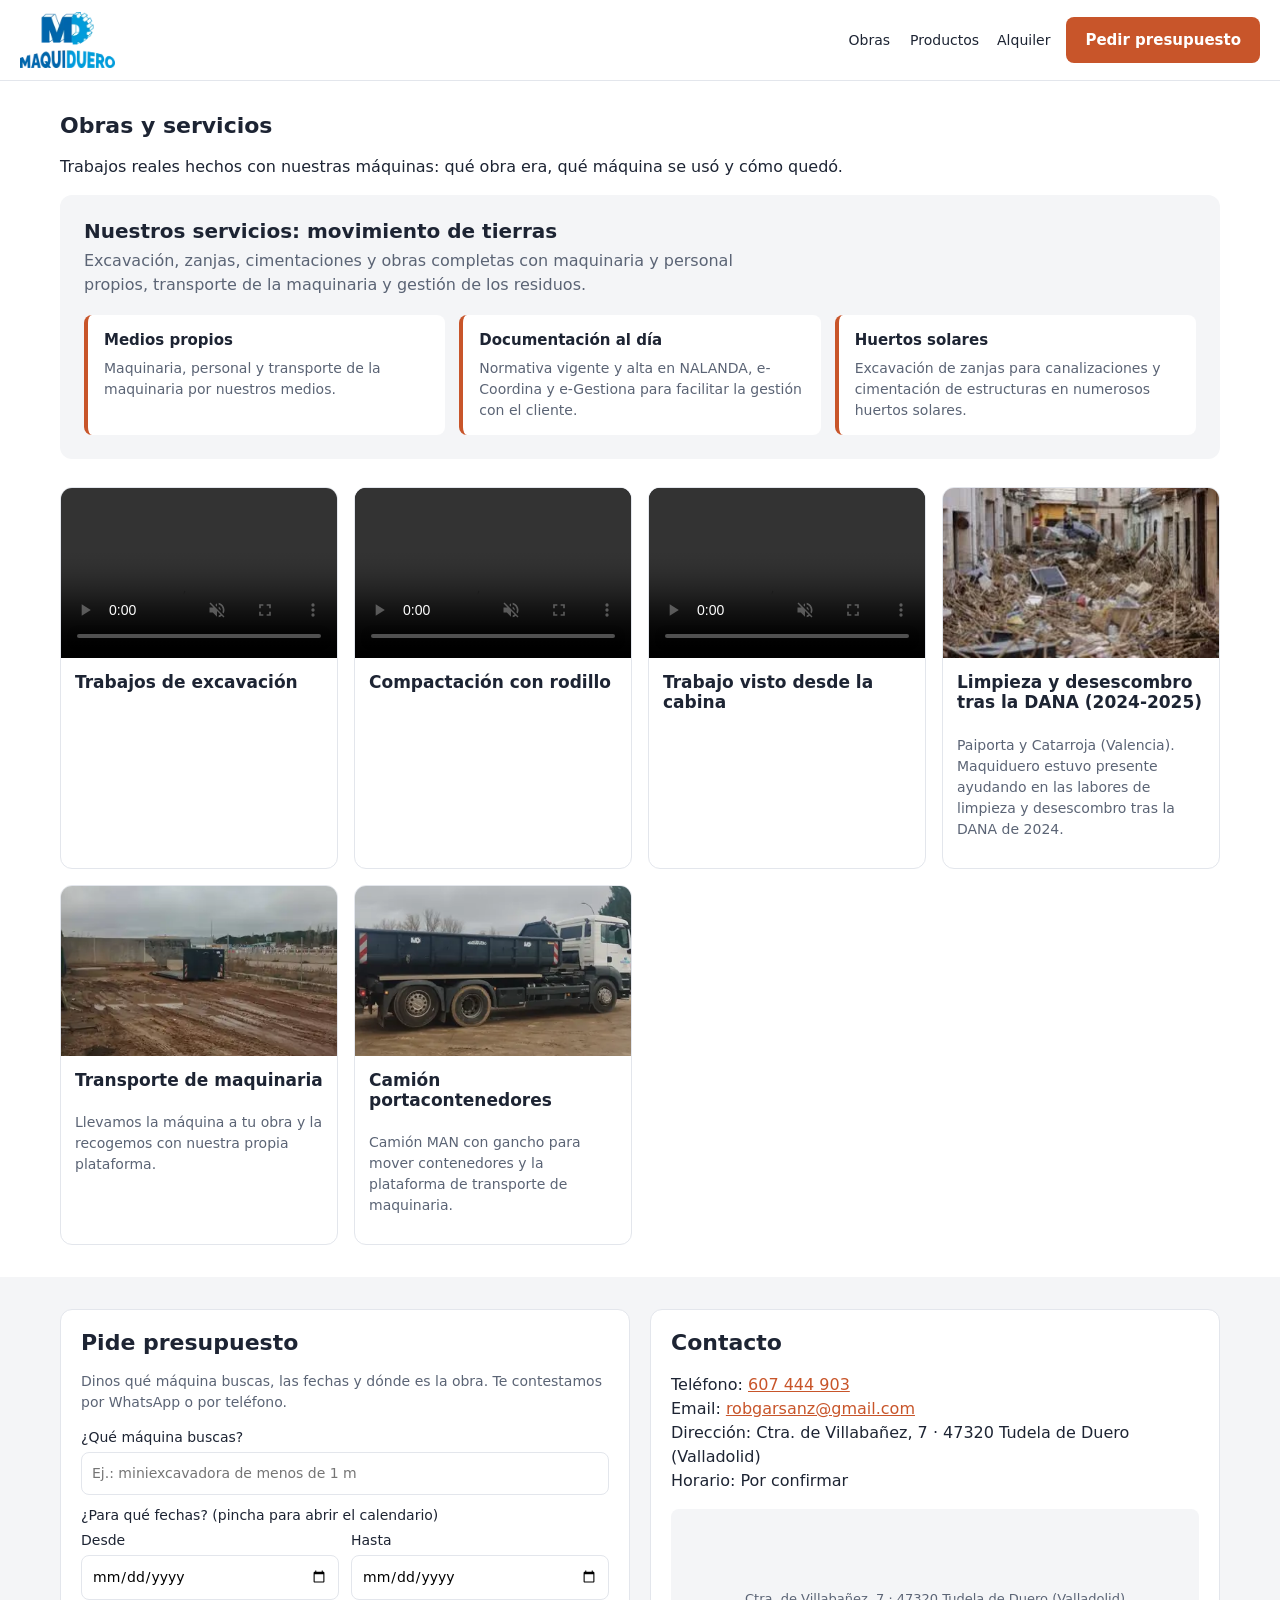
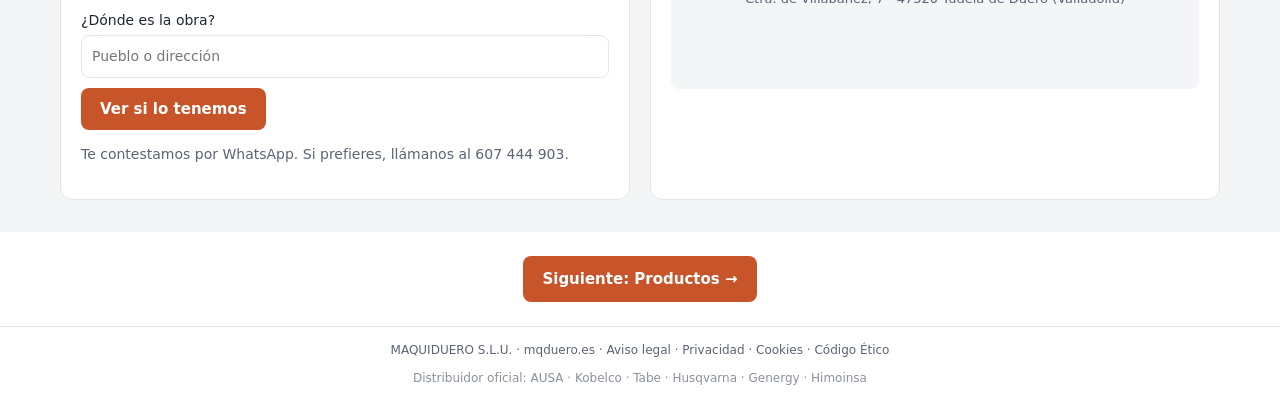
<file: obras.html>
<!DOCTYPE html>
<html lang="es">
<head>
  <link rel="icon" href="favicon.ico" sizes="any">
  <link rel="icon" type="image/png" sizes="32x32" href="img/favicon-32.png">
  <link rel="apple-touch-icon" href="img/apple-touch-icon.png">
<meta charset="utf-8">
<meta name="viewport" content="width=device-width, initial-scale=1">
<title>Obras y movimiento de tierras en Valladolid | Maquiduero</title>
<meta property="og:type" content="website">
<meta property="og:locale" content="es_ES">
<meta property="og:site_name" content="Maquiduero">
<meta property="og:url" content="https://mqduero.es/obras.html">
<meta property="og:title" content="Obras y movimiento de tierras en Valladolid | Maquiduero">
<meta property="og:description" content="Movimiento de tierras, zanjas, cimentaciones y transporte de maquinaria en Valladolid y toda España. Maquiduero, Tudela de Duero.">
<meta property="og:image" content="https://mqduero.es/img/obras/obra-maquiduero-2026-800.webp">
<link rel="canonical" href="https://mqduero.es/obras.html">
<meta name="description" content="Movimiento de tierras, zanjas, cimentaciones y transporte de maquinaria en Valladolid y toda España. Maquiduero, Tudela de Duero.">
<link rel="stylesheet" href="css/estilos.css?v=20261120-1130">
<style>.hero,#catalogo,#tarifas-alquiler,#marcas,#taller,#noticias{display:none !important}</style>
</head>
<body>


<header class="cabecera">
  <a class="logo" href="index.html"><img src="img/logo-maquiduero-240.webp" alt="Maquiduero" width="95" height="56" style="display:block"></a>
  <button class="boton-menu" type="button" aria-expanded="false" aria-controls="menu">Menú</button>
  <nav class="menu" id="menu" aria-label="Menú principal">
    <a href="obras.html">Obras</a>
    <div class="menu-grupo">
      <a href="productos.html">Productos</a>
      <div class="submenu">
        <a href="productos.html#cargadoras">Cargadoras</a>
        <a href="productos.html#compactacion-ligera">Compactación ligera</a>
        <a href="productos.html#excavadoras">Excavadoras</a>
        <a href="productos.html#generadores">Generadores</a>
        <a href="productos.html#implementos">Implementos</a>
        <a href="productos.html#telescopicas">Telescópicas</a>
      </div>
    </div>
      <a href="alquiler.html">Alquiler</a>
  </nav>
  <a class="btn btn-primario btn-cabecera" href="#presupuesto">Pedir presupuesto</a>
</header>

<main id="inicio">

<section class="hero">
  <h1>Obras y movimiento de tierras en Valladolid</h1>
  <p>Vendemos, alquilamos y reparamos maquinaria. Mira el peso y las medidas de cada máquina antes de llamar y pide presupuesto en un minuto.</p>
  <div class="botones">
    <a class="btn btn-primario" href="productos.html">Ver máquinas</a>
    <a class="btn btn-secundario" data-whatsapp href="#contacto">Escribir por WhatsApp</a>
  </div>
</section>



<section id="catalogo" class="seccion" hidden>
  <span id="productos" class="ancla"></span><span id="ocasion" class="ancla"></span><span id="alquiler" class="ancla"></span>
  <h2>Productos</h2>
  <p class="nota">Cada máquina es una unidad real del patio. Debajo de la foto tienes el peso y las medidas para saber si cabe por la puerta o la aguanta tu remolque. Los precios están en el <a href="alquiler.html#tarifas-alquiler">listado de precios</a>.</p>

  <form class="filtros" id="filtros" onsubmit="return false">
    <div class="chips" role="group" aria-label="Tipo">
      <button type="button" class="chip activo" data-tipo="todas">Todas</button>
      <button type="button" class="chip" data-tipo="ocasion">Ocasión</button>
      <button type="button" class="chip" data-tipo="alquiler">Alquiler</button>
    </div>
    <label class="check"><input type="checkbox" id="f-disponible"> Solo disponibles ahora</label>
  </form>

  <p class="nota" id="resultado"></p>
  <div class="rejilla" id="rejilla"></div>
</section>

<section id="tarifas-alquiler" class="seccion fondo-suave">
  <h2>Alquiler</h2>
  <p>Alquiler por día, semana o mes, con o sin operador. En cada ficha ves si la máquina está disponible ahora o hasta qué día está alquilada.</p>
  <p class="botones"><a class="btn btn-secundario" href="alquiler.html">Ver máquinas de alquiler</a></p>
  <p class="nota">Tarifas por confirmar con Maquiduero.</p>
</section>

<section id="obras" class="seccion">
  <h2>Obras y servicios</h2>
  <p>Trabajos reales hechos con nuestras máquinas: qué obra era, qué máquina se usó y cómo quedó.</p>
  <div class="tierras">
    <div class="tierras-cabecera">
      <h3>Nuestros servicios: movimiento de tierras</h3>
      <p>Excavación, zanjas, cimentaciones y obras completas con maquinaria y personal propios, transporte de la maquinaria y gestión de los residuos.</p>
    </div>
    <div class="tierras-lista">
      <div class="tierras-item"><strong>Medios propios</strong><span>Maquinaria, personal y transporte de la maquinaria por nuestros medios.</span></div>
      <div class="tierras-item"><strong>Documentación al día</strong><span>Normativa vigente y alta en NALANDA, e-Coordina y e-Gestiona para facilitar la gestión con el cliente.</span></div>
      <div class="tierras-item"><strong>Huertos solares</strong><span>Excavación de zanjas para canalizaciones y cimentación de estructuras en numerosos huertos solares.</span></div>
    </div>
  </div>
  <div class="rejilla">
    <article class="tarjeta"><div class="foto"><video src="video/trabajos-excavaciones.mp4#t=0.5" controls muted playsinline preload="metadata" style="width:100%;height:100%;object-fit:cover"></video></div><div class="cuerpo"><h3>Trabajos de excavación</h3></div></article>
    <article class="tarjeta"><div class="foto"><video src="video/obra-compactacion-rodillo.mp4#t=0.5" controls muted playsinline preload="metadata" style="width:100%;height:100%;object-fit:contain;background:#000"></video></div><div class="cuerpo"><h3>Compactación con rodillo</h3></div></article>
    <article class="tarjeta"><div class="foto"><video src="video/obra-desde-cabina.mp4#t=0.5" controls muted playsinline preload="metadata" style="width:100%;height:100%;object-fit:contain;background:#000"></video></div><div class="cuerpo"><h3>Trabajo visto desde la cabina</h3></div></article>
    <article class="tarjeta"><div class="foto"><img src="img/obras/dana-valencia-escombros.webp" alt="Limpieza y desescombro tras la DANA en Paiporta y Catarroja" loading="lazy" style="width:100%;height:100%;object-fit:cover"></div><div class="cuerpo"><h3>Limpieza y desescombro tras la DANA (2024-2025)</h3><p class="nota">Paiporta y Catarroja (Valencia). Maquiduero estuvo presente ayudando en las labores de limpieza y desescombro tras la DANA de 2024.</p></div></article>
    <article class="tarjeta"><div class="foto"><img src="img/obras/plataforma-transporte.webp" srcset="img/obras/plataforma-transporte-400.webp 400w, img/obras/plataforma-transporte-800.webp 800w" sizes="(max-width: 600px) 92vw, 320px" decoding="async" alt="Plataforma de gancho para transporte de maquinaria" loading="lazy" style="width:100%;height:100%;object-fit:cover"></div><div class="cuerpo"><h3>Transporte de maquinaria</h3><p class="nota">Llevamos la máquina a tu obra y la recogemos con nuestra propia plataforma.</p></div></article>
    <article class="tarjeta"><div class="foto"><img src="img/obras/camion-man-portacontenedores.webp" srcset="img/obras/camion-man-portacontenedores-400.webp 400w, img/obras/camion-man-portacontenedores-800.webp 800w" sizes="(max-width: 600px) 92vw, 320px" decoding="async" alt="Camión MAN portacontenedores de Maquiduero" loading="lazy" style="width:100%;height:100%;object-fit:cover"></div><div class="cuerpo"><h3>Camión portacontenedores</h3><p class="nota">Camión MAN con gancho para mover contenedores y la plataforma de transporte de maquinaria.</p></div></article>
  </div>
</section>

<section id="marcas" class="seccion fondo-suave">
  <h2>Marcas</h2>
  <p>Somos distribuidor oficial de estas marcas. Pulsa una para ver sus máquinas.</p>
  <div class="rejilla-marcas" id="rejilla-marcas"></div>
</section>

<section id="taller" class="seccion">
  <h2>Taller y servicio técnico</h2>
  <p>Reparación, mantenimiento y recambios de maquinaria de obra, de nuestras marcas y de otras.</p>
  <p class="nota">Texto y fotos del taller por confirmar.</p>
</section>

<section id="noticias" class="seccion fondo-suave">
  <h2>Noticias</h2>
  <p class="nota">Novedades, máquinas que llegan al patio y ferias. Por confirmar con Maquiduero.</p>
</section>

<section id="presupuesto" class="seccion fondo-suave">
  <div class="dos-columnas">
    <div class="caja">
      <h2>Pide presupuesto</h2>
      <p class="nota">Dinos qué máquina buscas, las fechas y dónde es la obra. Te contestamos por WhatsApp o por teléfono.</p>
            <form id="form-presupuesto">
        <label>¿Qué máquina buscas?<input name="maquina" id="campo-maquina" placeholder="Ej.: miniexcavadora de menos de 1 m"></label>
        <fieldset class="fechas">
          <legend>¿Para qué fechas? (pincha para abrir el calendario)</legend>
          <label>Desde<input type="date" name="desde" required></label>
          <label>Hasta<input type="date" name="hasta" required></label>
        </fieldset>
        <label>¿Dónde es la obra?<input name="lugar" placeholder="Pueblo o dirección" required></label>
        <div class="botones">
          <button class="btn btn-primario" type="submit" data-via="whatsapp">Ver si lo tenemos</button>
        </div>
        <p class="nota">Te contestamos por WhatsApp. Si prefieres, llámanos al 607 444 903.</p>
      </form>
    </div>
    <div class="caja" id="contacto">
      <h2>Contacto</h2>
      <p>
        Teléfono: <a data-tel href="#"></a><br>
        Email: <a data-email href="#"></a><br>
        Dirección: <span data-direccion></span><br>
        Horario: <span data-horario></span>
      </p>
      <div class="mapa">Ctra. de Villabañez, 7 · 47320 Tudela de Duero (Valladolid)</div>
    </div>
  </div>
</section>

</main>

<div class="siguiente" style="text-align:center;padding:24px 20px"><a class="btn btn-primario" href="productos.html">Siguiente: Productos →</a></div>
<footer class="pie">
  <span data-empresa></span> · mqduero.es · <a href="legal.html#aviso-legal">Aviso legal</a> · <a href="legal.html#privacidad">Privacidad</a> · <a href="legal.html#cookies">Cookies</a> · <a href="codigo-etico.html">Código Ético</a>
  <p class="marcas-pie" style="font-size:12px;color:#8a909c;margin:10px 0 0">Distribuidor oficial: AUSA · Kobelco · Tabe · Husqvarna · Genergy · Himoinsa</p>
</footer>

<nav class="barra-movil" aria-label="Contacto rápido">
  <a data-tel href="#">Llamar</a>
  <a class="wa" data-whatsapp href="#contacto">WhatsApp</a>
  <a class="presu" href="#presupuesto">Presupuesto</a>
</nav>

<dialog id="ficha" aria-labelledby="ficha-titulo">
  <button class="cerrar" type="button" aria-label="Cerrar">×</button>
  <div id="ficha-contenido"></div>
</dialog>

<script src="js/config.js?v=20261120-1130"></script>
<script src="js/maquinas.js?v=20261120-1130"></script>
<script src="js/app.js?v=20261120-1130"></script>
</body>
</html>
</file>
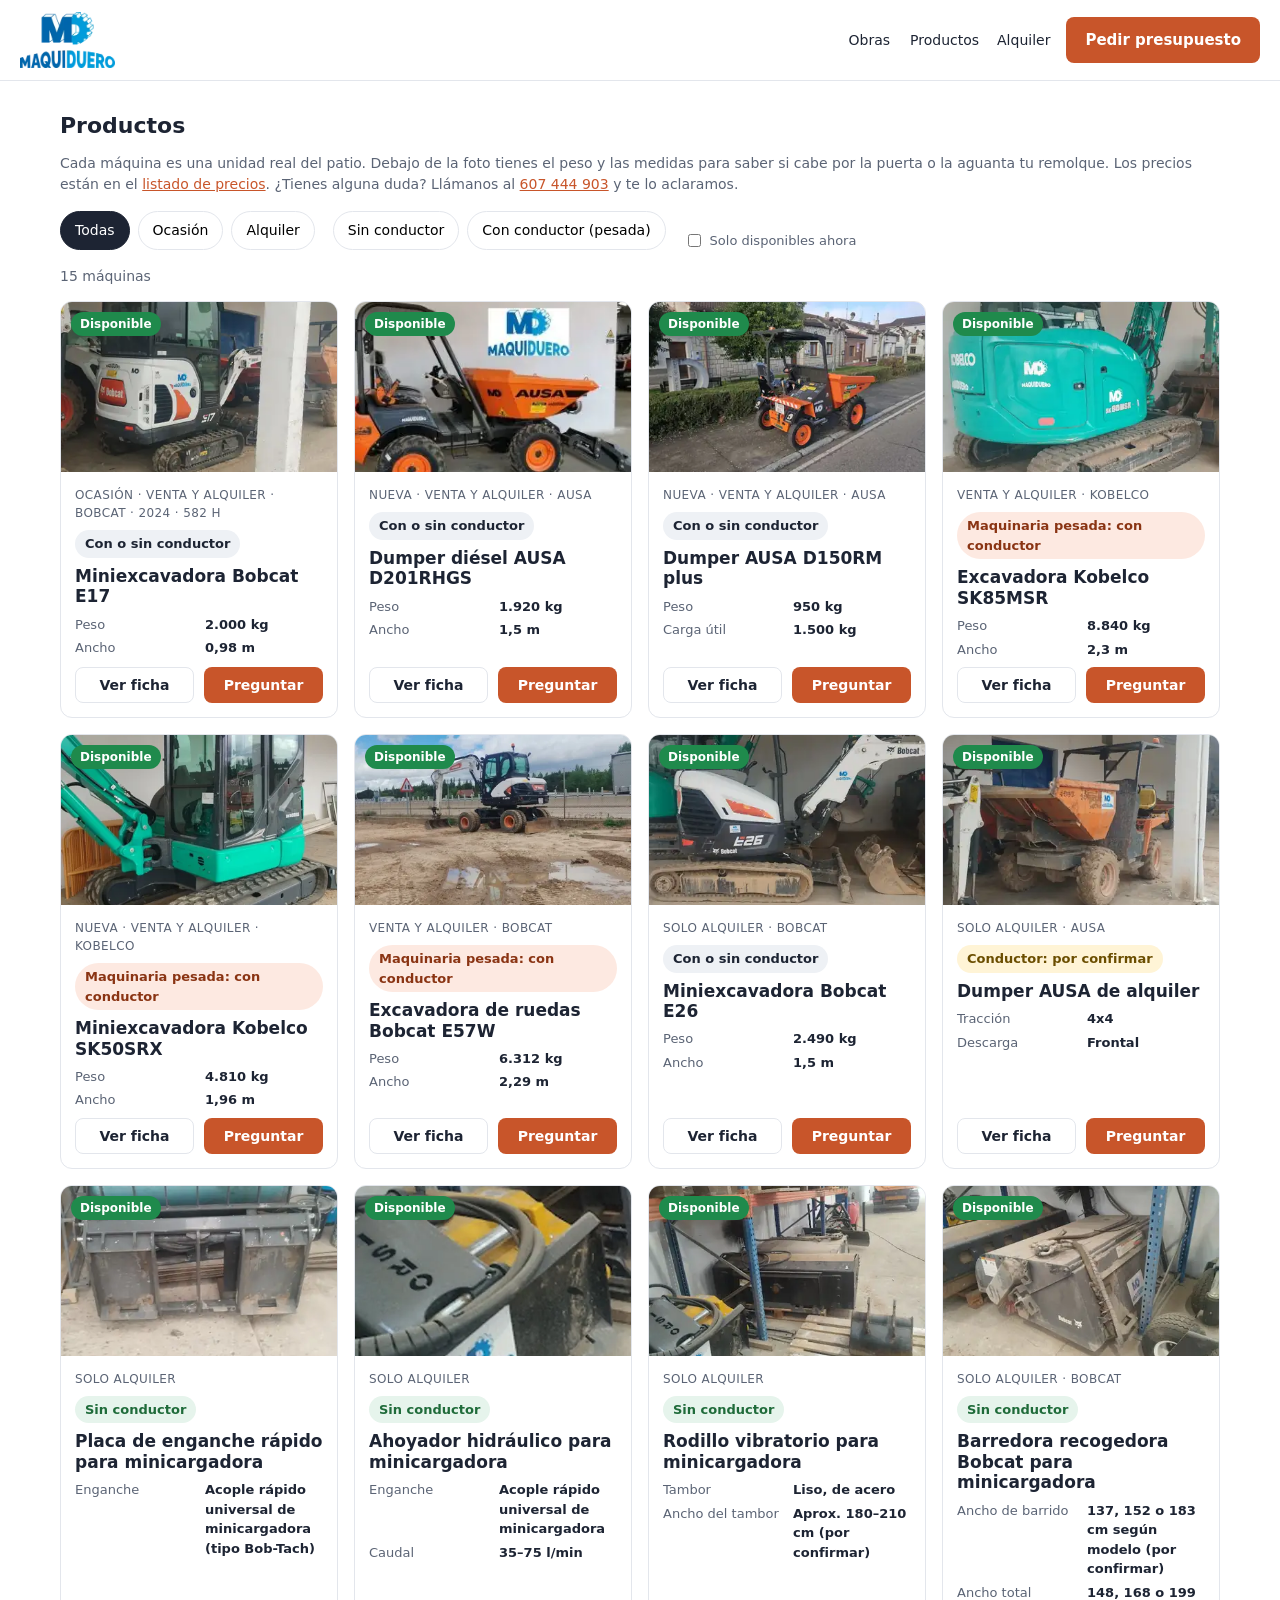
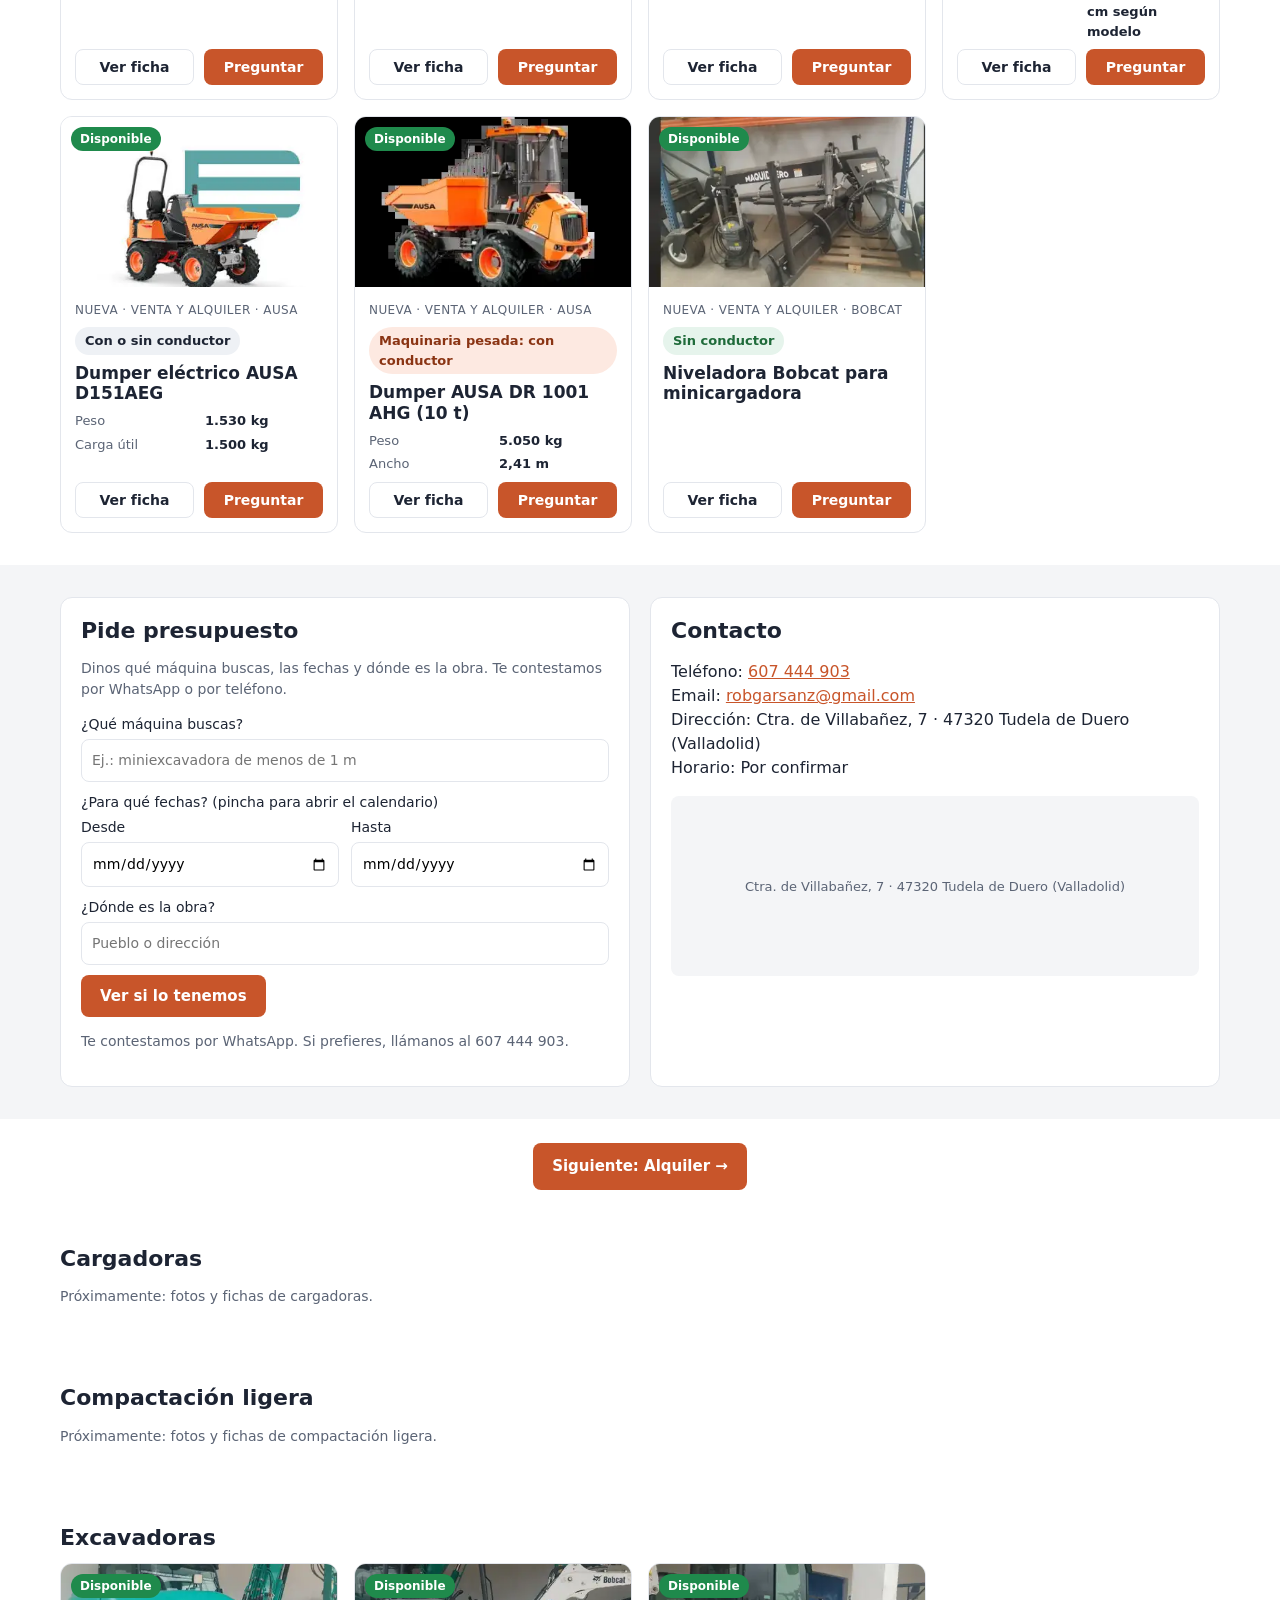
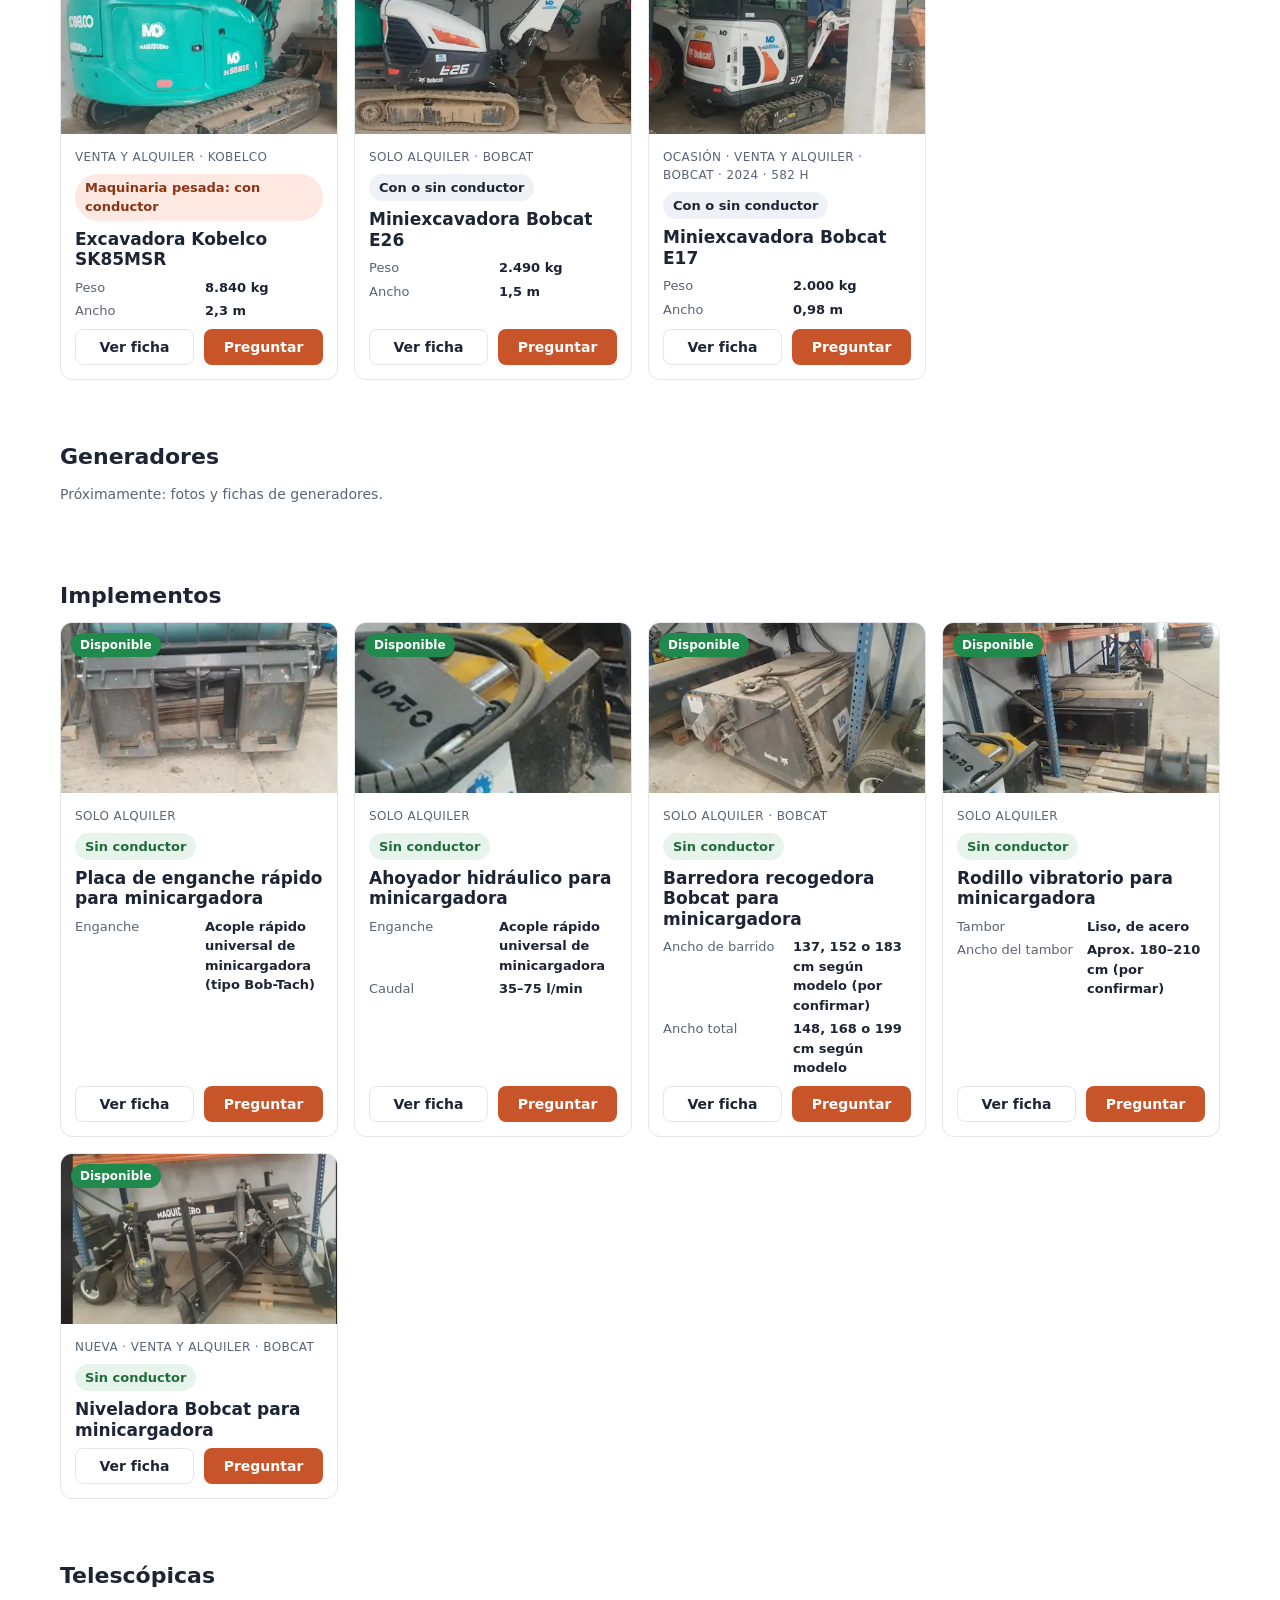
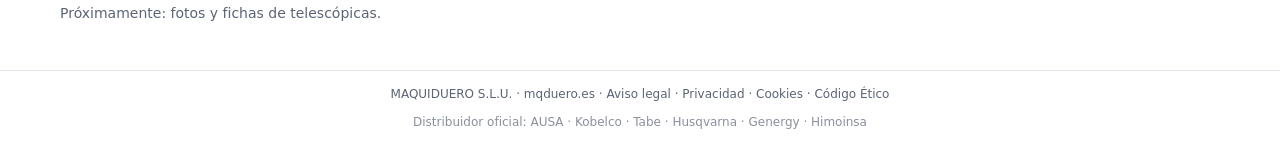
<file: productos.html>
<!DOCTYPE html>
<html lang="es">
<head>
  <link rel="icon" href="favicon.ico" sizes="any">
  <link rel="icon" type="image/png" sizes="32x32" href="img/favicon-32.png">
  <link rel="apple-touch-icon" href="img/apple-touch-icon.png">
<meta charset="utf-8">
<meta name="viewport" content="width=device-width, initial-scale=1">
<title>Maquinaria de obra en venta y alquiler, Valladolid | Maquiduero</title>
<meta property="og:type" content="website">
<meta property="og:locale" content="es_ES">
<meta property="og:site_name" content="Maquiduero">
<meta property="og:url" content="https://mqduero.es/productos.html">
<meta property="og:title" content="Maquinaria de obra en venta y alquiler, Valladolid | Maquiduero">
<meta property="og:description" content="Maquinaria de obra nueva, de ocasión y de alquiler en Tudela de Duero (Valladolid). Medidas, peso y precio de cada máquina. Distribuidor oficial de AUSA, Kobelco, Tabe, Husqvarna, Genergy y Himoinsa.">
<meta property="og:image" content="https://mqduero.es/img/obras/obra-maquiduero-2026-800.webp">
<link rel="canonical" href="https://mqduero.es/productos.html">
<meta name="description" content="Maquinaria de obra nueva, de ocasión y de alquiler en Tudela de Duero (Valladolid). Medidas, peso y precio de cada máquina. Distribuidor oficial de AUSA, Kobelco, Tabe, Husqvarna, Genergy y Himoinsa.">
<link rel="stylesheet" href="css/estilos.css?v=20261120-1130">
<style>.hero,#tarifas-alquiler,#obras,#marcas,#taller,#noticias{display:none !important}</style>
</head>
<body>


<header class="cabecera">
  <a class="logo" href="index.html"><img src="img/logo-maquiduero-240.webp" alt="Maquiduero" width="95" height="56" style="display:block"></a>
  <button class="boton-menu" type="button" aria-expanded="false" aria-controls="menu">Menú</button>
  <nav class="menu" id="menu" aria-label="Menú principal">
    <a href="obras.html">Obras</a>
    <div class="menu-grupo">
      <a href="#productos">Productos</a>
      <div class="submenu">
        <a href="productos.html#cargadoras">Cargadoras</a>
        <a href="productos.html#compactacion-ligera">Compactación ligera</a>
        <a href="productos.html#excavadoras">Excavadoras</a>
        <a href="productos.html#generadores">Generadores</a>
        <a href="productos.html#implementos">Implementos</a>
        <a href="productos.html#telescopicas">Telescópicas</a>
      </div>
    </div>
      <a href="alquiler.html">Alquiler</a>
  </nav>
  <a class="btn btn-primario btn-cabecera" href="#presupuesto">Pedir presupuesto</a>
</header>

<main id="inicio">

<section class="hero">
  <h1>Maquinaria de obra nueva, de ocasión y de alquiler</h1>
  <p>Vendemos, alquilamos y reparamos maquinaria. Mira el peso y las medidas de cada máquina antes de llamar y pide presupuesto en un minuto.</p>
  <div class="botones">
    <a class="btn btn-primario" href="#catalogo">Ver máquinas</a>
    <a class="btn btn-secundario" data-whatsapp href="#contacto">Escribir por WhatsApp</a>
  </div>
</section>



<section id="catalogo" class="seccion">
  <span id="productos" class="ancla"></span><span id="ocasion" class="ancla"></span><span id="alquiler" class="ancla"></span>
  <h2>Productos</h2>
  <p class="nota">Cada máquina es una unidad real del patio. Debajo de la foto tienes el peso y las medidas para saber si cabe por la puerta o la aguanta tu remolque. Los precios están en el <a href="alquiler.html#tarifas-alquiler">listado de precios</a>. ¿Tienes alguna duda? Llámanos al <a data-tel href="#"></a> y te lo aclaramos.</p>

  <form class="filtros" id="filtros" onsubmit="return false">
    <div class="chips" role="group" aria-label="Tipo">
      <button type="button" class="chip activo" data-tipo="todas">Todas</button>
      <button type="button" class="chip" data-tipo="ocasion">Ocasión</button>
      <button type="button" class="chip" data-tipo="alquiler">Alquiler</button>
    </div>
    <div class="chips" role="group" aria-label="Conductor">
      <button type="button" class="chip" data-cond="sin">Sin conductor</button>
      <button type="button" class="chip" data-cond="con">Con conductor (pesada)</button>
    </div>
    <label class="check"><input type="checkbox" id="f-disponible"> Solo disponibles ahora</label>
  </form>

  <p class="nota" id="resultado"></p>
  <div class="rejilla" id="rejilla"></div>
</section>

<section id="tarifas-alquiler" class="seccion fondo-suave">
  <h2>Alquiler</h2>
  <p>Alquiler por día, semana o mes, con o sin operador. En cada ficha ves si la máquina está disponible ahora o hasta qué día está alquilada.</p>
  <p class="botones"><a class="btn btn-secundario" href="alquiler.html">Ver máquinas de alquiler</a></p>
  <p class="nota">Tarifas por confirmar con Maquiduero.</p>
</section>

<section id="obras" class="seccion">
  <h2>Obras</h2>
  <p>Trabajos reales hechos con nuestras máquinas: qué obra era, qué máquina se usó y cómo quedó.</p>
  <div class="rejilla">
    <article class="tarjeta"><div class="foto"><video src="video/trabajos-excavaciones.mp4#t=0.5" controls muted playsinline preload="metadata" style="width:100%;height:100%;object-fit:cover"></video></div><div class="cuerpo"><h3>Trabajos de excavación</h3></div></article>
  </div>
</section>

<section id="marcas" class="seccion fondo-suave">
  <h2>Marcas</h2>
  <p>Somos distribuidor oficial de estas marcas. Pulsa una para ver sus máquinas.</p>
  <div class="rejilla-marcas" id="rejilla-marcas"></div>
</section>

<section id="taller" class="seccion">
  <h2>Taller y servicio técnico</h2>
  <p>Reparación, mantenimiento y recambios de maquinaria de obra, de nuestras marcas y de otras.</p>
  <p class="nota">Texto y fotos del taller por confirmar.</p>
</section>

<section id="noticias" class="seccion fondo-suave">
  <h2>Noticias</h2>
  <p class="nota">Novedades, máquinas que llegan al patio y ferias. Por confirmar con Maquiduero.</p>
</section>

<section id="presupuesto" class="seccion fondo-suave">
  <div class="dos-columnas">
    <div class="caja">
      <h2>Pide presupuesto</h2>
      <p class="nota">Dinos qué máquina buscas, las fechas y dónde es la obra. Te contestamos por WhatsApp o por teléfono.</p>
                        <form id="form-presupuesto">
        <label>¿Qué máquina buscas?<input name="maquina" id="campo-maquina" placeholder="Ej.: miniexcavadora de menos de 1 m"></label>
        <fieldset class="fechas">
          <legend>¿Para qué fechas? (pincha para abrir el calendario)</legend>
          <label>Desde<input type="date" name="desde" required></label>
          <label>Hasta<input type="date" name="hasta" required></label>
        </fieldset>
        <label>¿Dónde es la obra?<input name="lugar" placeholder="Pueblo o dirección" required></label>
        <div class="botones">
          <button class="btn btn-primario" type="submit" data-via="whatsapp">Ver si lo tenemos</button>
        </div>
        <p class="nota">Te contestamos por WhatsApp. Si prefieres, llámanos al 607 444 903.</p>
      </form>
    </div>
    <div class="caja" id="contacto">
      <h2>Contacto</h2>
      <p>
        Teléfono: <a data-tel href="#"></a><br>
        Email: <a data-email href="#"></a><br>
        Dirección: <span data-direccion></span><br>
        Horario: <span data-horario></span>
      </p>
      <div class="mapa">Ctra. de Villabañez, 7 · 47320 Tudela de Duero (Valladolid)</div>
    </div>
  </div>
</section>

</main>

<div class="siguiente" style="text-align:center;padding:24px 20px"><a class="btn btn-primario" href="alquiler.html">Siguiente: Alquiler →</a></div>
<section id="cargadoras" class="seccion">
  <h2>Cargadoras</h2>
  <p class="nota">Próximamente: fotos y fichas de cargadoras.</p>
</section>
<section id="compactacion-ligera" class="seccion">
  <h2>Compactación ligera</h2>
  <p class="nota">Próximamente: fotos y fichas de compactación ligera.</p>
</section>
<section id="excavadoras" class="seccion">
  <h2>Excavadoras</h2>
  <!-- Las tarjetas salen de js/maquinas.js (con sus datos), en este orden. -->
  <div class="rejilla" data-ids="kobelco-sk85msr,bobcat-e26,bobcat-e17"></div>
</section>
<section id="generadores" class="seccion">
  <h2>Generadores</h2>
  <p class="nota">Próximamente: fotos y fichas de generadores.</p>
</section>
<section id="implementos" class="seccion">
  <h2>Implementos</h2>
  <!-- La niveladora va escrita aquí; las demás salen de js/maquinas.js (con sus datos). -->
  <div class="rejilla" data-ids="placa-enganche-minicargadora,ahoyador-minicargadora,bobcat-barredora,rodillo-minicargadora,niveladora-bobcat">
  </div>
</section>
<section id="telescopicas" class="seccion">
  <h2>Telescópicas</h2>
  <p class="nota">Próximamente: fotos y fichas de telescópicas.</p>
</section>
<footer class="pie">
  <span data-empresa></span> · mqduero.es · <a href="legal.html#aviso-legal">Aviso legal</a> · <a href="legal.html#privacidad">Privacidad</a> · <a href="legal.html#cookies">Cookies</a> · <a href="codigo-etico.html">Código Ético</a>
  <p class="marcas-pie" style="font-size:12px;color:#8a909c;margin:10px 0 0">Distribuidor oficial: AUSA · Kobelco · Tabe · Husqvarna · Genergy · Himoinsa</p>
</footer>

<nav class="barra-movil" aria-label="Contacto rápido">
  <a data-tel href="#">Llamar</a>
  <a class="wa" data-whatsapp href="#contacto">WhatsApp</a>
  <a class="presu" href="#presupuesto">Presupuesto</a>
</nav>

<dialog id="ficha" aria-labelledby="ficha-titulo">
  <button class="cerrar" type="button" aria-label="Cerrar">×</button>
  <div id="ficha-contenido"></div>
</dialog>

<script src="js/config.js?v=20261120-1130"></script>
<script src="js/maquinas.js?v=20261120-1130"></script>
<script src="js/app.js?v=20261120-1130"></script>
</body>
</html>
</file>
<file: css/estilos.css>
:root {
  --tinta: #1d2433;
  --suave: #5b6475;
  --linea: #e3e6ec;
  --acento: #c8552a;
  --fondo: #f4f5f7;
  --verde: #1f8a4c;
  --azul: #2563eb;
  --gris: #6b7280;
  --radio: 12px;
}
* { box-sizing: border-box; }
html { scroll-behavior: smooth; }
body { margin: 0; font-family: system-ui, -apple-system, "Segoe UI", Roboto, sans-serif; color: var(--tinta); background: #fff; line-height: 1.5; padding-bottom: 60px; }
a { color: var(--acento); }
h1, h2, h3 { line-height: 1.2; }

.aviso-borrador { background: #fff4d6; color: #6b4e00; font-size: 13px; text-align: center; padding: 6px 12px; border-bottom: 1px solid #f0d98a; }

.cabecera { position: sticky; top: 0; z-index: 5; display: flex; align-items: center; gap: 16px; padding: 12px 20px; background: #fff; border-bottom: 1px solid var(--linea); }
.logo { font-weight: 800; letter-spacing: .5px; font-size: 18px; color: var(--tinta); text-decoration: none; margin-right: auto; }
.menu a { margin-left: 14px; color: var(--tinta); text-decoration: none; font-size: 15px; }
.menu { display: none; }


.btn { display: inline-block; padding: 11px 18px; border-radius: 8px; font-weight: 600; font-size: 15px; text-decoration: none; border: 1px solid transparent; cursor: pointer; font-family: inherit; }
.btn-primario { background: var(--acento); color: #fff; }
.btn-secundario { background: #fff; color: var(--tinta); border-color: var(--linea); }
.botones { display: flex; flex-wrap: wrap; gap: 10px; }

.hero { padding: 40px 20px; background: var(--fondo); }
.hero h1 { font-size: 28px; margin: 0 0 12px; max-width: 760px; }
.hero p { color: var(--suave); font-size: 17px; max-width: 640px; margin: 0 0 20px; }

.marcas { display: flex; flex-wrap: wrap; gap: 8px 20px; padding: 14px 20px; border-bottom: 1px solid var(--linea); color: var(--suave); font-size: 14px; font-weight: 600; }
.marcas::before { content: "Distribuidor oficial:"; font-weight: 400; }

.seccion { padding: 32px 20px; }
.seccion h2 { font-size: 22px; margin: 0 0 12px; }
.fondo-suave { background: var(--fondo); }
.nota { color: var(--suave); font-size: 14px; }

.filtros { display: flex; flex-wrap: wrap; align-items: flex-end; gap: 12px 18px; margin: 16px 0; }
.filtros label { display: flex; flex-direction: column; font-size: 13px; color: var(--suave); gap: 4px; }
.filtros select { padding: 8px; border: 1px solid var(--linea); border-radius: 8px; font: inherit; color: var(--tinta); background: #fff; }
.chips { display: flex; flex-wrap: wrap; gap: 8px; }
.chip { border: 1px solid var(--linea); background: #fff; padding: 8px 14px; border-radius: 999px; font: inherit; font-size: 14px; cursor: pointer; }
.chip.activo { background: var(--tinta); color: #fff; border-color: var(--tinta); }
label.check { flex-direction: row !important; align-items: center; gap: 6px !important; }

.rejilla { display: grid; grid-template-columns: repeat(auto-fill, minmax(250px, 1fr)); gap: 16px; }
.tarjeta { border: 1px solid var(--linea); border-radius: var(--radio); overflow: hidden; display: flex; flex-direction: column; background: #fff; }
.foto { position: relative; height: 170px; background: #e6e8ec; display: flex; align-items: center; justify-content: center; color: #8a909c; font-size: 13px; }
.foto img { width: 100%; height: 100%; object-fit: cover; }
.estado { position: absolute; top: 10px; left: 10px; padding: 3px 9px; border-radius: 999px; font-size: 12px; font-weight: 700; color: #fff; }
.estado.disponible { background: var(--verde); }
.estado.alquilada { background: var(--azul); }
.estado.reservada { background: var(--gris); }
.ejemplo { position: absolute; bottom: 10px; right: 10px; background: #fff4d6; color: #6b4e00; font-size: 11px; padding: 2px 8px; border-radius: 999px; }
.cuerpo { padding: 14px; display: flex; flex-direction: column; gap: 8px; flex: 1; }
.etiqueta { font-size: 12px; color: var(--suave); text-transform: uppercase; letter-spacing: .4px; }
.tarjeta h3 { margin: 0; font-size: 17px; }
.precio { font-weight: 700; color: var(--verde); }
.datos { display: grid; grid-template-columns: 1fr 1fr; gap: 4px 12px; font-size: 13px; margin: 0; }
.datos dt { color: var(--suave); }
.datos dd { margin: 0; font-weight: 600; }
.pc { color: var(--gris); font-weight: 400; font-style: italic; }
.tarjeta .botones { margin-top: auto; }
.tarjeta .btn { flex: 1; text-align: center; font-size: 14px; padding: 9px 10px; }

.dos-columnas { display: grid; gap: 20px; }
.caja { background: #fff; border-radius: var(--radio); padding: 20px; border: 1px solid var(--linea); }
.caja h2 { margin-top: 0; }
#form-presupuesto label { display: block; font-size: 14px; margin-bottom: 10px; }
#form-presupuesto input:not([type=checkbox]), #form-presupuesto textarea { display: block; width: 100%; margin-top: 4px; padding: 10px; border: 1px solid var(--linea); border-radius: 8px; font: inherit; }
.mapa { background: var(--fondo); border-radius: 8px; height: 180px; display: flex; align-items: center; justify-content: center; color: var(--suave); font-size: 13px; text-align: center; padding: 10px; }

.pie { border-top: 1px solid var(--linea); padding: 14px 20px; color: var(--suave); font-size: 12px; text-align: center; }
.pie a { color: var(--suave); text-decoration: none; }
.pie a:hover { text-decoration: underline; }

.barra-movil { position: fixed; bottom: 0; left: 0; right: 0; z-index: 10; display: grid; grid-template-columns: 1fr 1fr 1fr; background: #fff; border-top: 1px solid var(--linea); box-shadow: 0 -4px 12px rgba(0,0,0,.06); }
.barra-movil a { text-align: center; padding: 15px 6px; text-decoration: none; font-weight: 700; font-size: 15px; color: var(--tinta); }
.barra-movil a.wa { color: var(--verde); }
.barra-movil a.presu { background: var(--acento); color: #fff; }

dialog#ficha { border: 0; border-radius: var(--radio); padding: 0; width: min(720px, 94vw); max-height: 90vh; }
dialog#ficha::backdrop { background: rgba(0,0,0,.5); }
#ficha-contenido { padding: 20px; }
#ficha .cerrar { position: sticky; top: 0; float: right; margin: 8px; width: 36px; height: 36px; border-radius: 50%; border: 1px solid var(--linea); background: #fff; font-size: 22px; cursor: pointer; }
#ficha table { width: 100%; border-collapse: collapse; font-size: 14px; margin: 10px 0 16px; }
#ficha th, #ficha td { text-align: left; padding: 7px 8px; border-bottom: 1px solid var(--linea); vertical-align: top; }
#ficha th { color: var(--suave); font-weight: 400; width: 45%; }
#ficha .galeria { display: grid; grid-template-columns: repeat(auto-fill, minmax(140px, 1fr)); gap: 8px; }
#ficha .galeria img, #ficha .galeria .foto { height: 110px; border-radius: 8px; }
#ficha details { border-bottom: 1px solid var(--linea); padding: 8px 0; }
#ficha summary { cursor: pointer; font-weight: 600; }
#ficha .ficha-grupo > summary { padding: 12px 0; font-size: 16px; color: var(--tinta); }
#ficha .ficha-grupo > summary:hover { color: var(--acento); }
#ficha .ficha-estado { margin: 0 0 12px; font-size: 15px; }

.oculto { display: none !important; }
.cabecera .btn-cabecera { display: none; }

@media (min-width: 820px) {
  body { padding-bottom: 0; }
  .barra-movil { display: none; }
  .menu, .cabecera .btn-cabecera { display: block; }
  .hero { padding: 64px 20px 56px; }
  .hero h1 { font-size: 40px; }
  .dos-columnas { grid-template-columns: 1fr 1fr; }
  .seccion, .hero, .marcas { padding-left: max(20px, calc((100vw - 1160px) / 2)); padding-right: max(20px, calc((100vw - 1160px) / 2)); }
}
.texto-largo { max-width: 820px; }
@media (min-width: 820px) { .seccion.texto-largo { padding-left: max(20px, calc((100vw - 820px) / 2)); padding-right: max(20px, calc((100vw - 820px) / 2)); max-width: none; } }

/* Menú principal (8 apartados) */
.cabecera { flex-wrap: wrap; }
.boton-menu { border: 1px solid var(--linea); background: #fff; border-radius: 8px; padding: 8px 14px; font: inherit; font-weight: 600; cursor: pointer; }
.menu.abierto { display: flex; flex-direction: column; width: 100%; order: 3; padding: 6px 0; }
.menu.abierto a { margin: 0; padding: 10px 2px; border-top: 1px solid var(--linea); }
.ancla { display: block; position: relative; top: -80px; visibility: hidden; }
.rejilla-marcas { display: grid; grid-template-columns: repeat(auto-fill, minmax(150px, 1fr)); gap: 12px; }
.marca { background: #fff; border: 1px solid var(--linea); border-radius: var(--radio); padding: 22px 10px; font: inherit; font-weight: 700; font-size: 16px; cursor: pointer; }
.marca:hover { border-color: var(--acento); color: var(--acento); }
@media (min-width: 820px) {
  .menu { display: flex; align-items: center; gap: 6px; }
  .cabecera { flex-wrap: nowrap; }
  .boton-menu { display: none; }
  .menu a { margin-left: 12px; font-size: 14px; }
}
@media (min-width: 820px) and (max-width: 1100px) {
  .cabecera .btn-cabecera { display: none; }
}

/* Productos con submenú (Ocasión y Alquiler dentro de Productos) */
.menu-grupo { position: relative; display: flex; align-items: center; }
.menu-grupo > a { margin-left: 14px; }
.submenu { display: none; position: absolute; top: 100%; left: 0; min-width: 170px; background: #fff; border: 1px solid var(--linea); border-radius: 8px; padding: 6px; flex-direction: column; box-shadow: 0 6px 16px rgba(0,0,0,.08); z-index: 10; }
.submenu a { margin: 0; padding: 8px 10px; display: block; }
.menu-grupo:hover .submenu, .menu-grupo:focus-within .submenu { display: flex; }
.menu.abierto .menu-grupo { display: block; }
.menu.abierto .submenu { display: flex; position: static; border: 0; box-shadow: none; padding: 0 0 0 14px; min-width: 0; }

/* Características al pasar por encima de la foto (panel lateral) */
.tarjeta { position: relative; }
.foto { position: relative; }
.caracteristicas { display: none; position: absolute; top: 0; left: calc(100% + 12px); width: 280px; background: #fff; border: 1px solid #e3e6ec; border-radius: 10px; padding: 14px; box-shadow: 0 8px 22px rgba(0,0,0,.12); z-index: 30; text-align: left; font-size: 14px; color: #1d2433; }
.caracteristicas strong { display: block; margin-bottom: 8px; }
.caracteristicas dl { display: grid; grid-template-columns: auto 1fr; gap: 6px 10px; margin: 0; }
.caracteristicas dt { color: #5b6475; }
.caracteristicas dd { margin: 0; }
.foto:hover .caracteristicas { display: block; }
@media (max-width: 900px) { .caracteristicas { display: none !important; } }

/* Bloque de movimiento de tierras (Trabajos realizados) */
.tierras { background: #f4f5f7; border-radius: 12px; padding: 24px; margin-bottom: 28px; }
.tierras-cabecera h3 { font-size: 20px; margin: 0 0 6px; }
.tierras-cabecera p { margin: 0 0 18px; color: #5b6475; max-width: 680px; }
.tierras-lista { display: grid; grid-template-columns: repeat(auto-fit, minmax(220px, 1fr)); gap: 14px; }
.tierras-item { background: #fff; border-left: 4px solid #c8552a; border-radius: 8px; padding: 14px 16px; display: flex; flex-direction: column; gap: 6px; }
.tierras-item strong { font-size: 15px; }
.tierras-item span { font-size: 14px; color: #5b6475; line-height: 1.5; }

/* Fechas del formulario de presupuesto: dos calendarios lado a lado */
.fechas { display: grid; grid-template-columns: 1fr 1fr; gap: 12px; border: 0; padding: 0; margin: 0; min-width: 0; }
.fechas legend { padding: 0; margin-bottom: 4px; font-size: 14px; }
input[type="date"] { cursor: pointer; min-height: 44px; }
@media (max-width: 420px) { .fechas { grid-template-columns: 1fr; } }

/* Apartados desplegables de textos largos (legal, código ético): cerrados por defecto en móvil */
.bloque-desplegable { border-bottom: 1px solid var(--linea); }
.bloque-desplegable > summary { list-style: none; cursor: pointer; position: relative; padding: 12px 28px 12px 0; }
.bloque-desplegable > summary::-webkit-details-marker { display: none; }
.bloque-desplegable > summary::after { content: "+"; position: absolute; right: 4px; top: 50%; transform: translateY(-50%); font-size: 22px; color: var(--acento); }
.bloque-desplegable[open] > summary::after { content: "–"; }
.bloque-desplegable > summary h2, .bloque-desplegable > summary h3 { margin: 0; }
.bloque-desplegable > summary h2 { font-size: 18px; }
.bloque-desplegable > summary h3 { font-size: 16px; }
.bloque-desplegable > .bloque-desplegable { padding-left: 4px; }
.bloque-desplegable > :not(summary) { margin-bottom: 10px; }
.bloque-desplegable > :not(summary):last-child { margin-bottom: 14px; }

/* Etiqueta de conductor en cada tarjeta de alquiler */
.conductor-tag { align-self: flex-start; font-size: 13px; font-weight: 700; padding: 4px 10px; border-radius: 999px; }
.conductor-tag.sin { background: #e6f4ec; color: #1f6b3a; }
.conductor-tag.ambos { background: #eef1f5; color: #1d2433; }
.conductor-tag.con { background: #fde9e1; color: #8a3413; }
.conductor-tag.pendiente { background: #fff4d6; color: #6b4e00; }

/* Móvil: tamaños mínimos de texto más legibles (en ordenador no cambia nada) */
@media (max-width: 600px) {
  .etiqueta, .estado, .ejemplo { font-size: 13px; }
  .datos, .filtros label, .tierras-item span, .nota, .foto, .pie { font-size: 14px; }
  .pie { font-size: 13px; }
  .foto { font-size: 14px; }
  /* 16 px evita que iPhone haga zoom automático al escribir en un campo */
  input, select, textarea { font-size: 16px; }

  /* Enlaces y textos largos (p. ej. una URL) no pueden salirse de la pantalla */
  p, li, td, th, dd, a { overflow-wrap: anywhere; }

  /* Catálogo: tarjetas en horizontal (foto a la izquierda) para que la lista ocupe menos */
  .rejilla { grid-template-columns: 1fr; gap: 12px; }
  .tarjeta { flex-direction: row; }
  .tarjeta .foto { flex: 0 0 38%; height: auto; min-height: 140px; }
  .tarjeta .foto img { position: absolute; inset: 0; width: 100%; height: 100%; }
  .tarjeta .cuerpo { padding: 12px; gap: 6px; }
  .tarjeta h3 { font-size: 16px; line-height: 1.25; }
  .tarjeta .datos { font-size: 14px; }
  .tarjeta .botones { flex-wrap: wrap; }
  .tarjeta .btn { font-size: 14px; padding: 9px 8px; min-height: 44px; }

  /* Tarifas de alquiler: cada fila en dos columnas, sin tabla ancha */
  .tarifas-cat table, .tarifas-cat tbody, .tarifas-cat tr, .tarifas-cat td, .tarifas-cat th { display: block; width: 100%; }
  .tarifas-cat thead { display: none; }
  .tarifas-cat tr { display: grid; grid-template-columns: 1fr auto; gap: 2px 12px; padding: 10px 14px; border-top: 1px solid #e3e6ec; }
  .tarifas-cat th, .tarifas-cat td { border-top: 0; padding: 0; }
  .tarifas-cat .precio { text-align: right; }
  .tarifas-cat tr td:nth-child(1) { display: none; }                 /* código: no hace falta en el móvil */
  .tarifas-cat tr td:nth-child(2) { grid-column: 1; grid-row: 1; }   /* descripción */
  .tarifas-cat tr td:nth-child(3) { grid-column: 1; grid-row: 2; font-size: 13px; color: #5b6475; }  /* unidad */
  .tarifas-cat tr td.precio { grid-column: 2; grid-row: 1 / span 2; align-self: center; }
}
</file>
